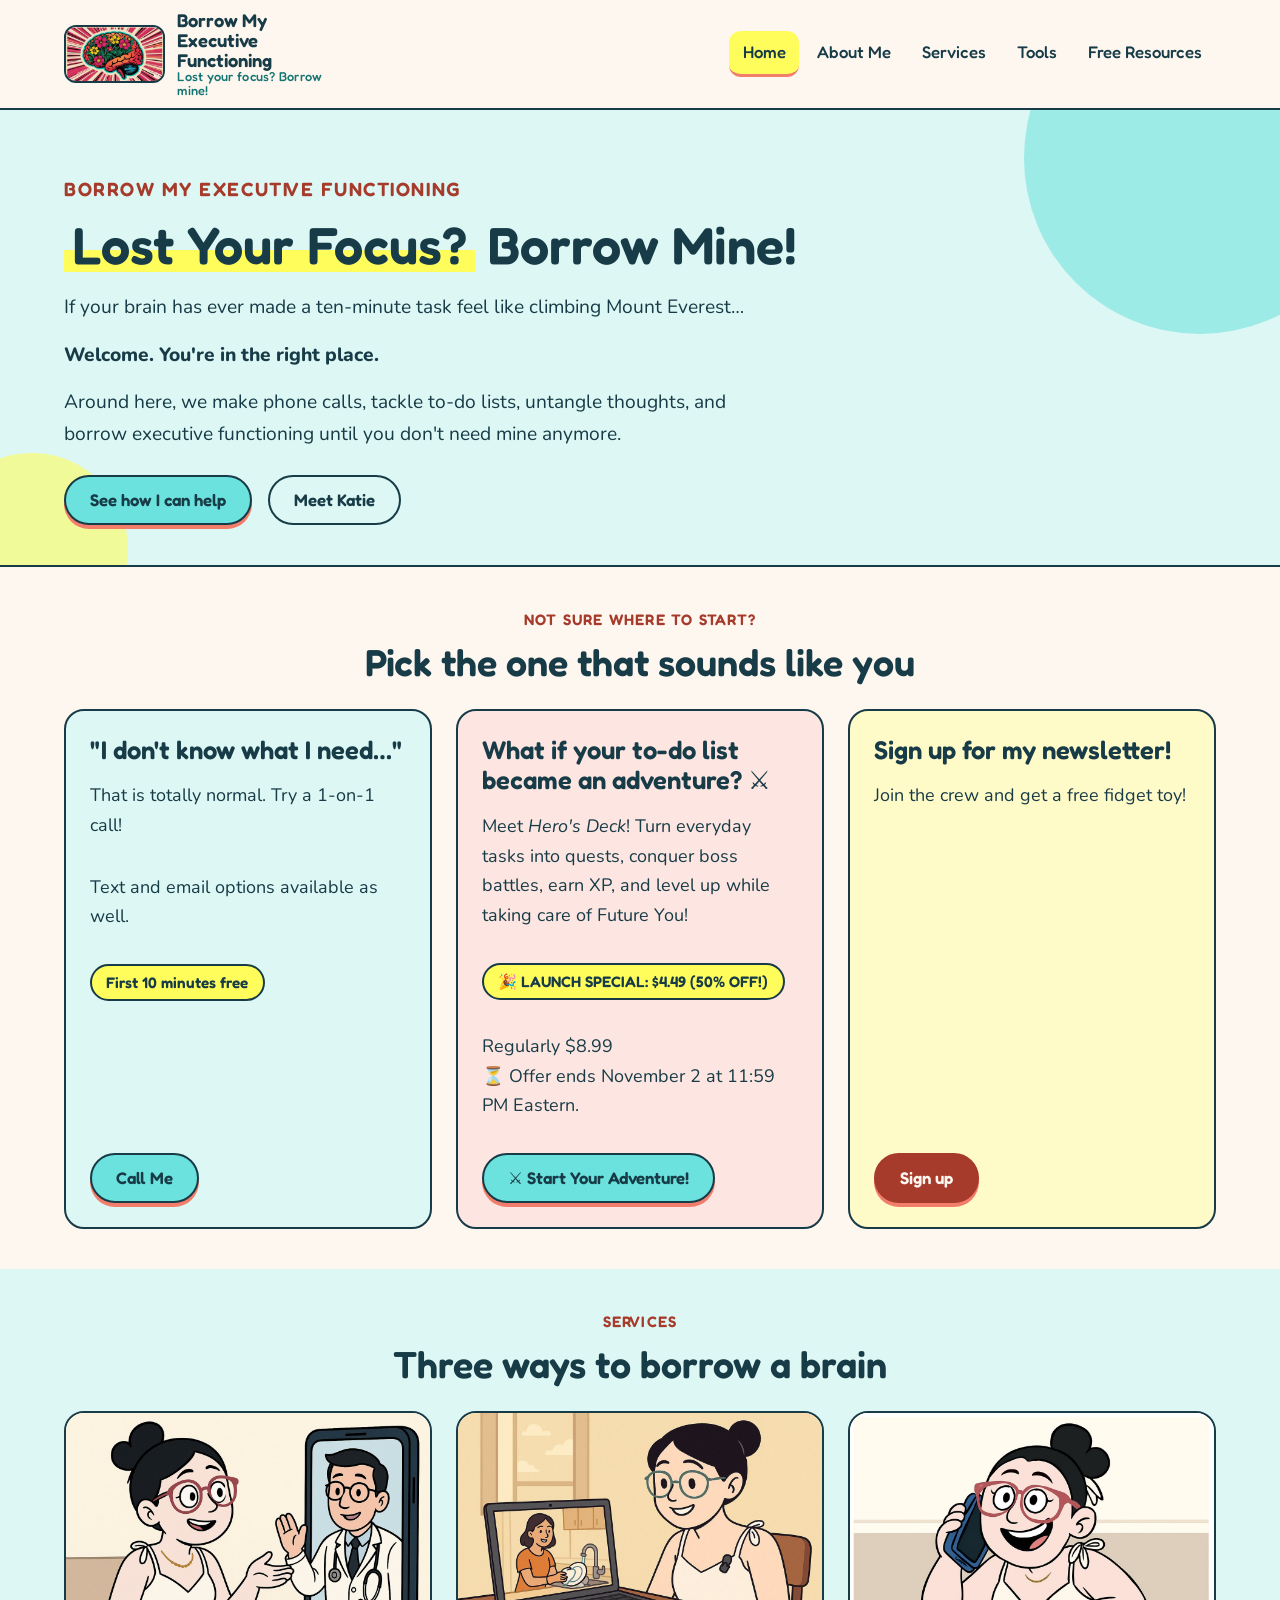
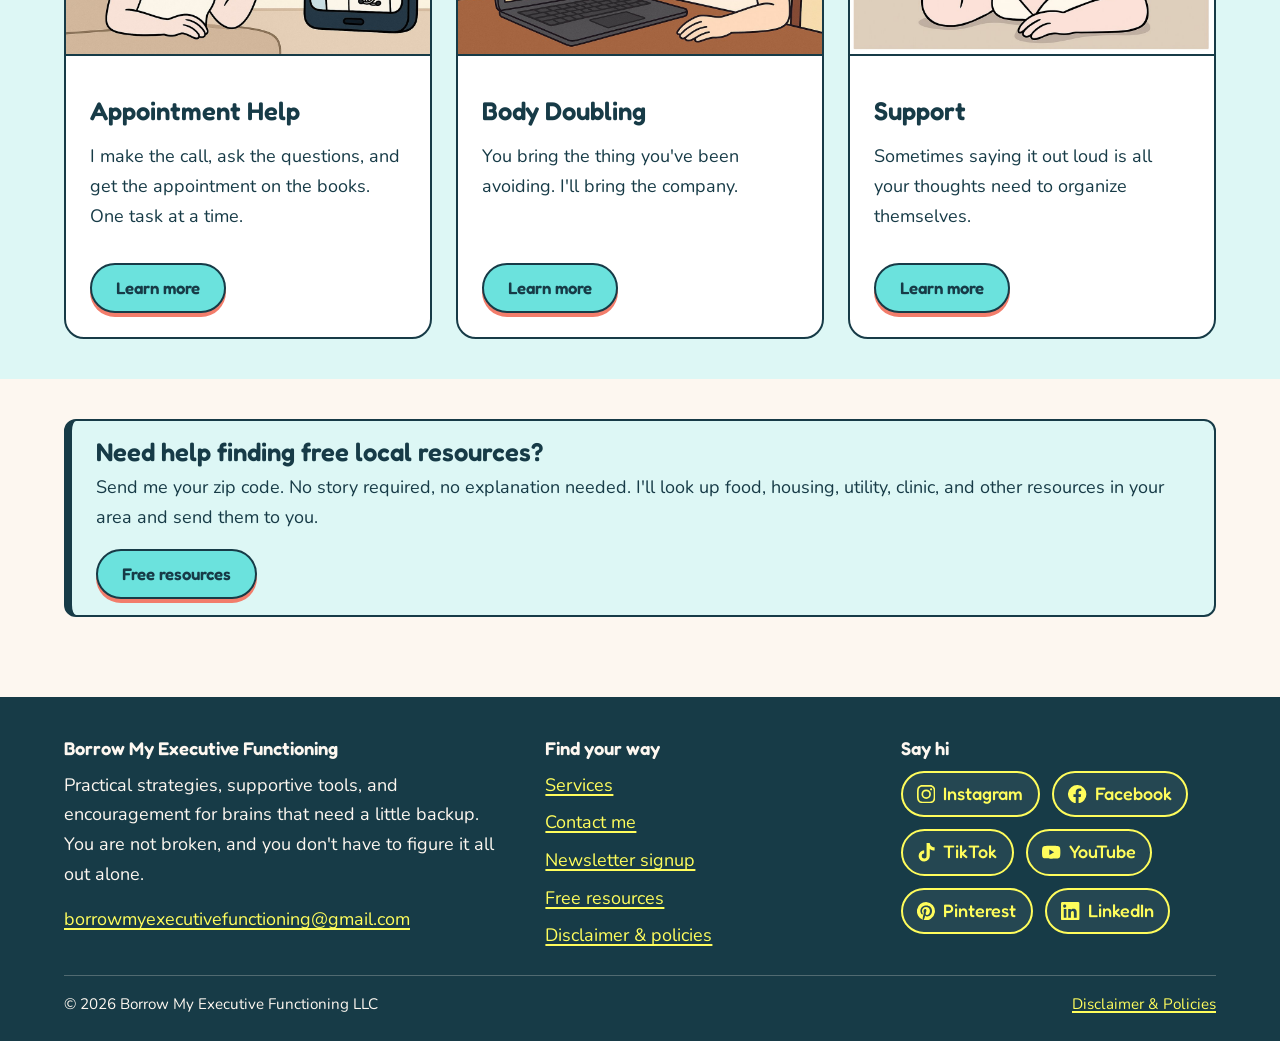
<file: site/index.html>
<!DOCTYPE html>
<html lang="en">
<head>
  <meta charset="utf-8">
  <meta name="viewport" content="width=device-width, initial-scale=1">
  <title>Home | Borrow My Executive Functioning</title>
  <meta name="description" content="Executive functioning support for ADHD brains: appointment help, body doubling, and conversational support. Lost your focus? Borrow mine!">
  <link rel="icon" href="images/logo.png" type="image/png">
  <link rel="preconnect" href="https://fonts.googleapis.com">
  <link rel="preconnect" href="https://fonts.gstatic.com" crossorigin>
  <link href="https://fonts.googleapis.com/css2?family=Fredoka:wght@500;600&family=Nunito:ital,wght@0,400;0,700;0,800;1,400&display=swap" rel="stylesheet">
  <link rel="stylesheet" href="css/styles.css">
</head>
<body>
  <a class="skip-link" href="#main">Skip to main content</a>

  <header class="site-header">
    <div class="container">
      <a class="brand" href="index.html" aria-label="Borrow My Executive Functioning home">
        <img src="images/logo.png" alt="" width="640" height="352">
        <span class="brand-name"><span>Borrow My</span><span>Executive Functioning</span><span class="small">Lost your focus? Borrow mine!</span></span>
      </a>
      <button class="nav-toggle" type="button" aria-expanded="false" aria-controls="site-nav">
        <span class="bars" aria-hidden="true"></span>
        <span class="nav-toggle-text">Menu</span>
      </button>
      <nav class="site-nav" id="site-nav" aria-label="Main">
        <ul>
          <li><a href="index.html" aria-current="page">Home</a></li>
          <li><a href="about.html">About Me</a></li>
          <li><a href="services.html">Services</a></li>
          <li><a href="tools.html">Tools</a></li>
          <li><a href="free-resources.html">Free Resources</a></li>
        </ul>
      </nav>
    </div>
  </header>

  <main id="main" tabindex="-1">

    <section class="hero">
      <div class="container">
        <p class="kicker">Borrow My Executive Functioning</p>
        <h1><span class="hl">Lost Your Focus?</span> Borrow Mine!</h1>
        <div class="measure">
          <p class="lead">If your brain has ever made a ten-minute task feel like climbing Mount Everest&hellip;</p>
          <p class="lead"><strong>Welcome. You're in the right place.</strong></p>
          <p>Around here, we make phone calls, tackle to-do lists, untangle thoughts, and borrow executive functioning until you don't need mine anymore.</p>
        </div>
        <div class="btn-row">
          <a class="btn" href="services.html">See how I can help</a>
          <a class="btn btn--outline" href="about.html">Meet Katie</a>
        </div>
      </div>
    </section>

    <section class="section" aria-labelledby="start-heading">
      <div class="container">
        <div class="section-heading center">
          <p class="kicker">Not sure where to start?</p>
          <h2 id="start-heading">Pick the one that sounds like you</h2>
        </div>
        <div class="card-grid">
          <article class="card card--aqua">
            <h3>"I don't know what I need&hellip;"</h3>
            <p>That is totally normal. Try a 1-on-1 call!</p>
            <p>Text and email options available as well.</p>
            <p><span class="badge">First 10 minutes free</span></p>
            <a class="btn" href="contact.html">Call Me</a>
          </article>
          <article class="card card--coral">
            <h3>What if your to-do list became an adventure? &#x2694;&#xFE0F;</h3>
            <p>Meet <em>Hero's Deck</em>! Turn everyday tasks into quests, conquer boss battles, earn XP, and level up while taking care of Future You!</p>
            <!-- Launch special: remove after Nov 2, 2026 -->
            <p><span class="badge">&#x1F389; LAUNCH SPECIAL: $4.49 (50% OFF!)</span></p>
            <p>Regularly $8.99<br>&#x23F3; Offer ends November 2 at 11:59 PM Eastern.</p>
            <a class="btn" href="https://executivekatie.gumroad.com/l/herosdeck" target="_blank" rel="noopener">&#x2694;&#xFE0F; Start Your Adventure!</a>
          </article>
          <article class="card card--lemon">
            <h3>Sign up for my newsletter!</h3>
            <p>Join the crew and get a free fidget toy!</p>
            <a class="btn btn--secondary" href="newsletter.html">Sign up</a>
          </article>
        </div>
      </div>
    </section>

    <section class="section section--alt" aria-labelledby="services-heading">
      <div class="container">
        <div class="section-heading center">
          <p class="kicker">Services</p>
          <h2 id="services-heading">Three ways to borrow a brain</h2>
        </div>
        <div class="card-grid">
          <article class="card card--media">
            <img src="images/appointment-help.jpg" alt="Cartoon of Katie smiling while making a phone call" loading="lazy" width="1200" height="800">
            <div class="card-body">
              <h3>Appointment Help</h3>
              <p>I make the call, ask the questions, and get the appointment on the books. One task at a time.</p>
              <a class="btn" href="appointment-help.html">Learn more</a>
            </div>
          </article>
          <article class="card card--media">
            <img src="images/body-doubling.jpg" alt="Cartoon of two people working side by side" loading="lazy" width="1200" height="800">
            <div class="card-body">
              <h3>Body Doubling</h3>
              <p>You bring the thing you've been avoiding. I'll bring the company.</p>
              <a class="btn" href="body-doubling.html">Learn more</a>
            </div>
          </article>
          <article class="card card--media">
            <img src="images/support.jpg" alt="Cartoon of Katie chatting happily on the phone" loading="lazy" width="1200" height="800">
            <div class="card-body">
              <h3>Support</h3>
              <p>Sometimes saying it out loud is all your thoughts need to organize themselves.</p>
              <a class="btn" href="support.html">Learn more</a>
            </div>
          </article>
        </div>
      </div>
    </section>

    <section class="section" aria-labelledby="outreach-heading">
      <div class="container">
        <div class="callout callout--aqua" style="margin:0">
          <h3 id="outreach-heading">Need help finding free local resources?</h3>
          <p>Send me your zip code. No story required, no explanation needed. I'll look up food, housing, utility, clinic, and other resources in your area and send them to you.</p>
          <a class="btn" href="free-resources.html">Free resources</a>
        </div>
      </div>
    </section>

  </main>

  <footer class="site-footer">
    <div class="container">
      <div class="footer-grid">
        <div>
          <h2>Borrow My Executive Functioning</h2>
          <p>Practical strategies, supportive tools, and encouragement for brains that need a little backup. You are not broken, and you don't have to figure it all out alone.</p>
          <p><a href="mailto:borrowmyexecutivefunctioning@gmail.com">borrowmyexecutivefunctioning@gmail.com</a></p>
        </div>
        <div>
          <h2>Find your way</h2>
          <ul>
            <li><a href="services.html">Services</a></li>
            <li><a href="contact.html">Contact me</a></li>
            <li><a href="newsletter.html">Newsletter signup</a></li>
            <li><a href="free-resources.html">Free resources</a></li>
            <li><a href="disclaimer.html">Disclaimer &amp; policies</a></li>
          </ul>
        </div>
        <div>
          <h2>Say hi</h2>
          <div class="social">
            <a href="https://www.instagram.com/borrowmyexecutivefunctioning/" target="_blank" rel="noopener" aria-label="Instagram (opens in a new tab)">
              <svg viewBox="0 0 24 24" aria-hidden="true"><path d="M12 2.2c3.2 0 3.6 0 4.8.1 1.2.1 1.8.2 2.2.4.6.2 1 .5 1.4.9.4.4.7.8.9 1.4.2.4.4 1 .4 2.2.1 1.3.1 1.6.1 4.8s0 3.6-.1 4.8c-.1 1.2-.2 1.8-.4 2.2-.2.6-.5 1-.9 1.4-.4.4-.8.7-1.4.9-.4.2-1 .4-2.2.4-1.3.1-1.6.1-4.8.1s-3.6 0-4.8-.1c-1.2-.1-1.8-.2-2.2-.4-.6-.2-1-.5-1.4-.9-.4-.4-.7-.8-.9-1.4-.2-.4-.4-1-.4-2.2C2.2 15.6 2.2 15.2 2.2 12s0-3.6.1-4.8c.1-1.2.2-1.8.4-2.2.2-.6.5-1 .9-1.4.4-.4.8-.7 1.4-.9.4-.2 1-.4 2.2-.4C8.4 2.2 8.8 2.2 12 2.2M12 0C8.7 0 8.3 0 7.1.1 5.8.1 4.9.3 4.1.6c-.8.3-1.5.7-2.1 1.4C1.3 2.6.9 3.3.6 4.1.3 4.9.1 5.8.1 7.1 0 8.3 0 8.7 0 12s0 3.7.1 4.9c.1 1.3.3 2.2.6 2.9.3.8.7 1.5 1.4 2.1.7.7 1.3 1.1 2.1 1.4.8.3 1.6.5 2.9.6C8.3 24 8.7 24 12 24s3.7 0 4.9-.1c1.3-.1 2.2-.3 2.9-.6.8-.3 1.5-.7 2.1-1.4.7-.7 1.1-1.3 1.4-2.1.3-.8.5-1.6.6-2.9.1-1.2.1-1.6.1-4.9s0-3.7-.1-4.9c-.1-1.3-.3-2.2-.6-2.9-.3-.8-.7-1.5-1.4-2.1C21.4 1.3 20.7.9 19.9.6 19.1.3 18.2.1 16.9.1 15.7 0 15.3 0 12 0zm0 5.8a6.2 6.2 0 1 0 0 12.4 6.2 6.2 0 0 0 0-12.4zM12 16a4 4 0 1 1 0-8 4 4 0 0 1 0 8zm6.4-11.8a1.4 1.4 0 1 0 0 2.9 1.4 1.4 0 0 0 0-2.9z"/></svg>
              Instagram
            </a>
            <a href="https://www.facebook.com/people/Borrow-My-Executive-Functioning/61579796741251/" target="_blank" rel="noopener" aria-label="Facebook (opens in a new tab)">
              <svg viewBox="0 0 24 24" aria-hidden="true"><path d="M24 12a12 12 0 1 0-13.9 11.9v-8.4H7.1V12h3V9.4c0-3 1.8-4.7 4.5-4.7 1.3 0 2.7.2 2.7.2v3h-1.5c-1.5 0-2 .9-2 1.9V12h3.3l-.5 3.5h-2.8v8.4A12 12 0 0 0 24 12z"/></svg>
              Facebook
            </a>
            <a href="https://www.tiktok.com/@borrowmybrain" target="_blank" rel="noopener" aria-label="TikTok (opens in a new tab)">
              <svg viewBox="0 0 24 24" aria-hidden="true"><path d="M12.5 0h4.1c.3 2.4 1.6 4.4 3.9 5.2.8.3 1.6.4 2.5.4v4.1c-2.3 0-4.4-.7-6.3-2v9.1A7.3 7.3 0 1 1 9.4 9.6v4.2a3.2 3.2 0 1 0 3.1 3.1V0z"/></svg>
              TikTok
            </a>
            <a href="https://www.youtube.com/@BorrowMyExecutiveFunctioning" target="_blank" rel="noopener" aria-label="YouTube (opens in a new tab)">
              <svg viewBox="0 0 24 24" aria-hidden="true"><path d="M23.5 6.2a3 3 0 0 0-2.1-2.1C19.5 3.6 12 3.6 12 3.6s-7.5 0-9.4.5A3 3 0 0 0 .5 6.2C0 8.1 0 12 0 12s0 3.9.5 5.8a3 3 0 0 0 2.1 2.1c1.9.5 9.4.5 9.4.5s7.5 0 9.4-.5a3 3 0 0 0 2.1-2.1c.5-1.9.5-5.8.5-5.8s0-3.9-.5-5.8zM9.6 15.6V8.4l6.2 3.6-6.2 3.6z"/></svg>
              YouTube
            </a>
            <a href="https://www.pinterest.com/borrowmyexecutivefunctioning/_profile/" target="_blank" rel="noopener" aria-label="Pinterest (opens in a new tab)">
              <svg viewBox="0 0 24 24" aria-hidden="true"><path d="M12 0a12 12 0 0 0-4.4 23.2c-.1-.9-.2-2.4 0-3.4l1.4-6s-.4-.7-.4-1.8c0-1.7 1-2.9 2.2-2.9 1 0 1.5.8 1.5 1.7 0 1-.7 2.6-1 4-.3 1.2.6 2.2 1.8 2.2 2.1 0 3.8-2.2 3.8-5.5 0-2.9-2.1-4.9-5-4.9-3.4 0-5.4 2.6-5.4 5.2 0 1 .4 2.1.9 2.7.1.1.1.2.1.3l-.3 1.4c-.1.2-.2.3-.4.2-1.5-.7-2.4-2.9-2.4-4.6 0-3.8 2.7-7.2 7.9-7.2 4.1 0 7.3 2.9 7.3 6.9 0 4.1-2.6 7.4-6.2 7.4-1.2 0-2.4-.6-2.7-1.4l-.8 2.9c-.3 1-1 2.4-1.5 3.2A12 12 0 1 0 12 0z"/></svg>
              Pinterest
            </a>
            <a href="https://www.linkedin.com/company/borrow-my-executive-functioning/" target="_blank" rel="noopener" aria-label="LinkedIn (opens in a new tab)">
              <svg viewBox="0 0 24 24" aria-hidden="true"><path d="M20.4 20.5h-3.6v-5.6c0-1.3 0-3-1.8-3s-2.1 1.4-2.1 2.9v5.7H9.4V9h3.4v1.6c.5-.9 1.6-1.8 3.4-1.8 3.6 0 4.3 2.4 4.3 5.5v6.2zM5.3 7.4a2.1 2.1 0 1 1 0-4.1 2.1 2.1 0 0 1 0 4.1zM7.1 20.5H3.6V9h3.5v11.5zM22.2 0H1.8C.8 0 0 .8 0 1.7v20.6c0 .9.8 1.7 1.8 1.7h20.4c1 0 1.8-.8 1.8-1.7V1.7C24 .8 23.2 0 22.2 0z"/></svg>
              LinkedIn
            </a>
          </div>
        </div>
      </div>
      <div class="footer-bottom">
        <span>&copy; 2026 Borrow My Executive Functioning LLC</span>
        <span><a href="disclaimer.html">Disclaimer &amp; Policies</a></span>
      </div>
    </div>
  </footer>

  <script src="js/main.js"></script>
</body>
</html>
</file>
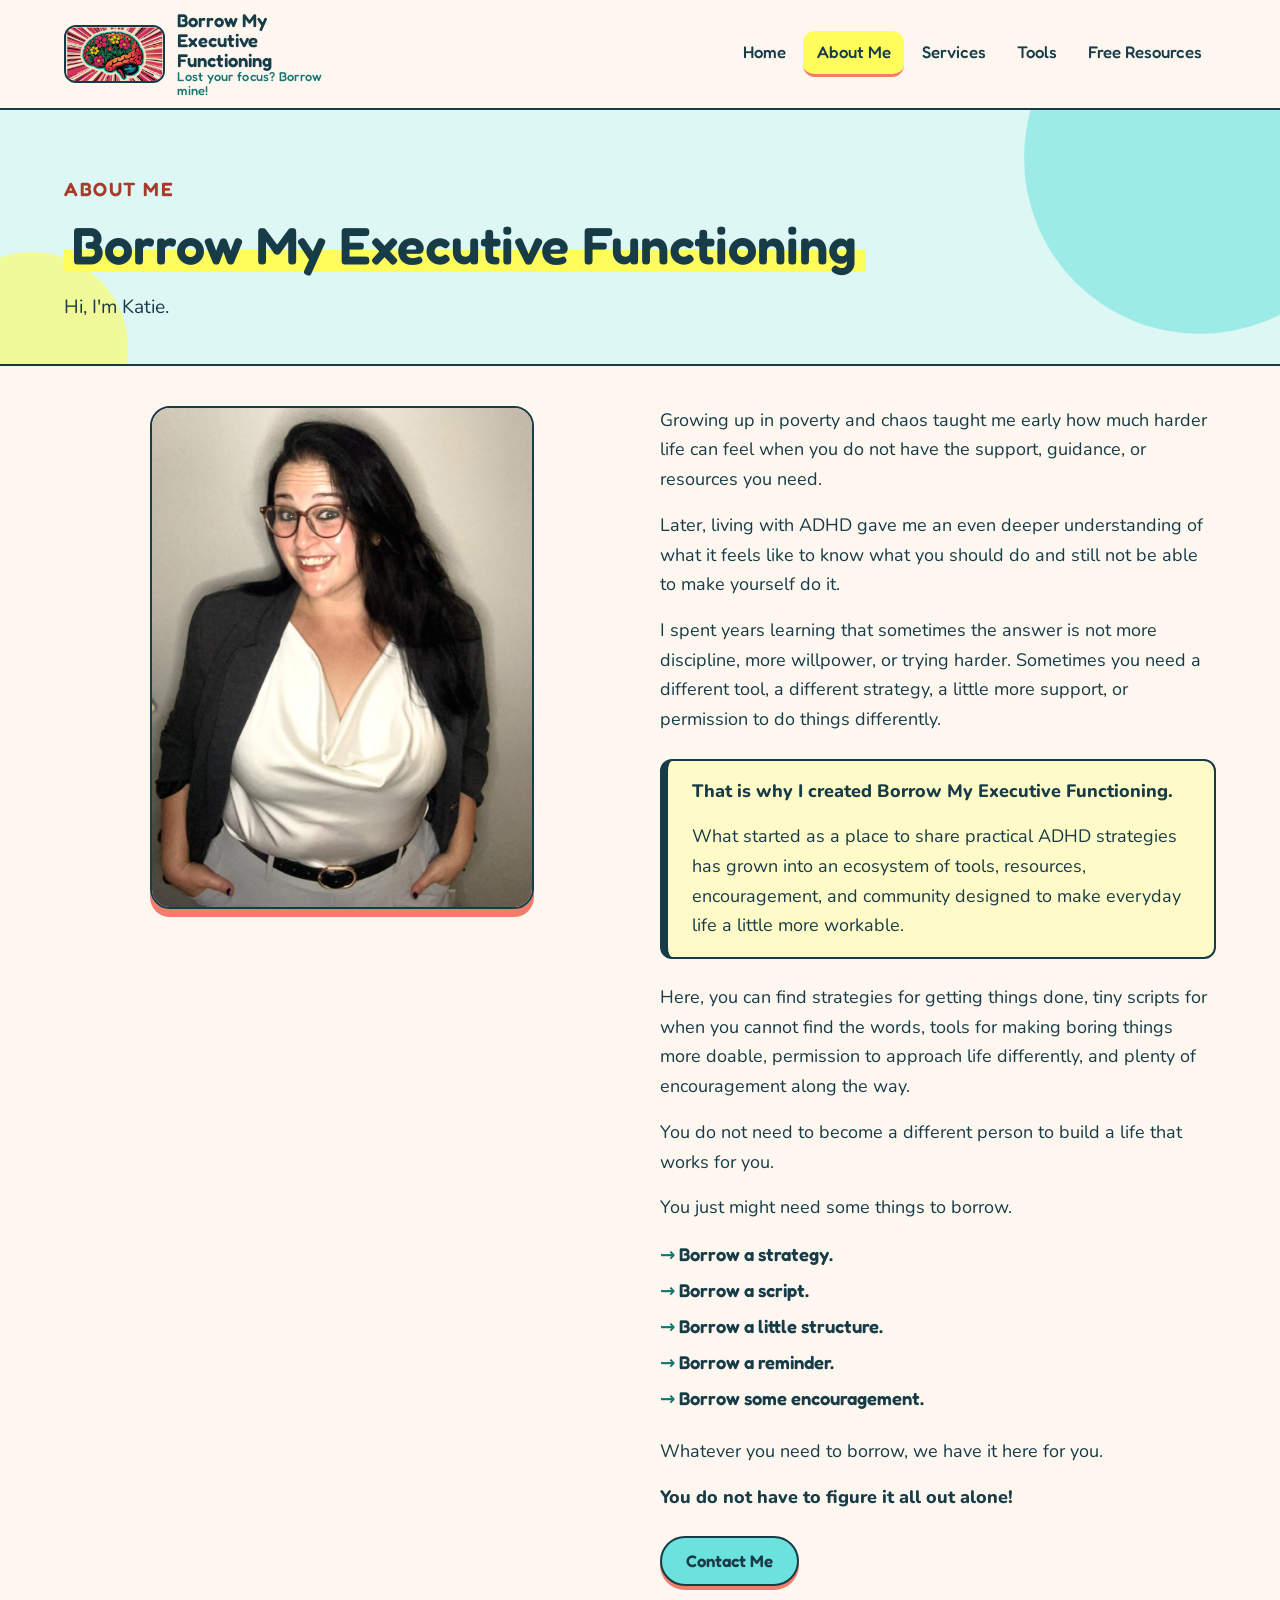
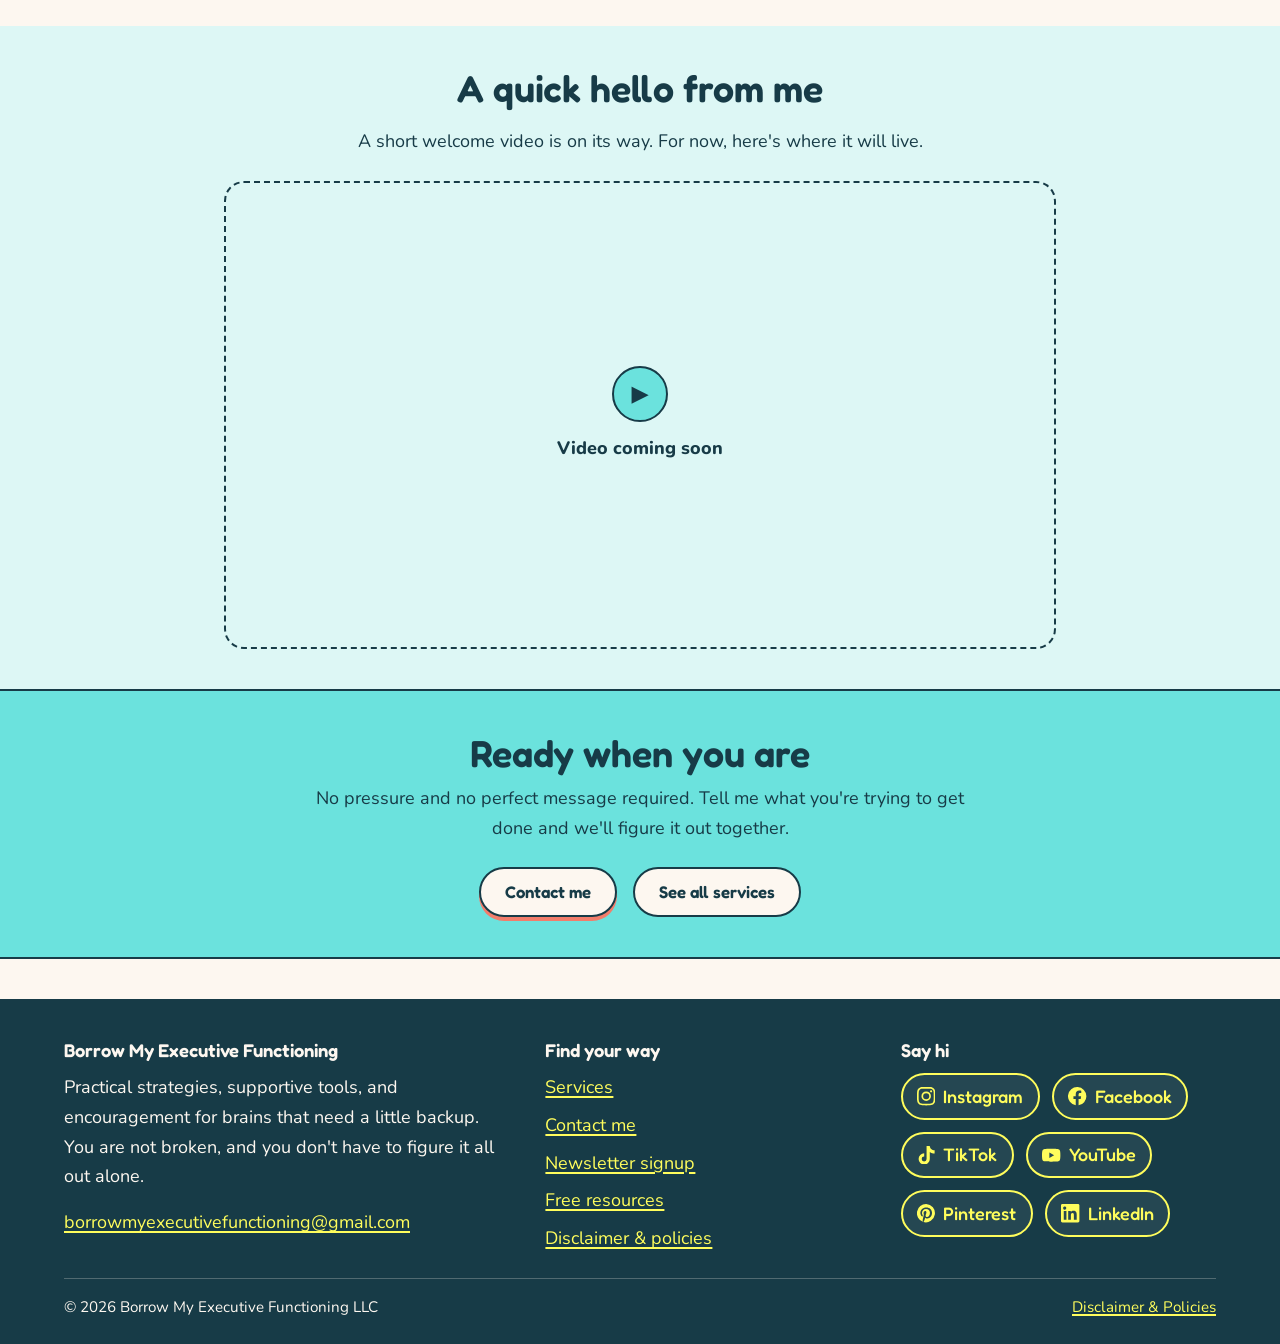
<file: site/about.html>
<!DOCTYPE html>
<html lang="en">
<head>
  <meta charset="utf-8">
  <meta name="viewport" content="width=device-width, initial-scale=1">
  <title>About Me | Borrow My Executive Functioning</title>
  <meta name="description" content="Meet Katie, the person behind Borrow My Executive Functioning.">
  <link rel="icon" href="images/logo.png" type="image/png">
  <link rel="preconnect" href="https://fonts.googleapis.com">
  <link rel="preconnect" href="https://fonts.gstatic.com" crossorigin>
  <link href="https://fonts.googleapis.com/css2?family=Fredoka:wght@500;600&family=Nunito:ital,wght@0,400;0,700;0,800;1,400&display=swap" rel="stylesheet">
  <link rel="stylesheet" href="css/styles.css">
</head>
<body>
  <a class="skip-link" href="#main">Skip to main content</a>

  <header class="site-header">
    <div class="container">
      <a class="brand" href="index.html" aria-label="Borrow My Executive Functioning home">
        <img src="images/logo.png" alt="" width="640" height="352">
        <span class="brand-name"><span>Borrow My</span><span>Executive Functioning</span><span class="small">Lost your focus? Borrow mine!</span></span>
      </a>
      <button class="nav-toggle" type="button" aria-expanded="false" aria-controls="site-nav">
        <span class="bars" aria-hidden="true"></span>
        <span class="nav-toggle-text">Menu</span>
      </button>
      <nav class="site-nav" id="site-nav" aria-label="Main">
        <ul>
          <li><a href="index.html">Home</a></li>
          <li><a href="about.html" aria-current="page">About Me</a></li>
          <li><a href="services.html">Services</a></li>
          <li><a href="tools.html">Tools</a></li>
          <li><a href="free-resources.html">Free Resources</a></li>
        </ul>
      </nav>
    </div>
  </header>

  <main id="main" tabindex="-1">

    <section class="hero">
      <div class="container">
        <p class="kicker">About Me</p>
        <h1><span class="hl">Borrow My Executive Functioning</span></h1>
        <p class="lead measure">Hi, I'm Katie.</p>
      </div>
    </section>

    <section class="section">
      <div class="container">
        <div class="split">
          <div>
            <img class="portrait" src="images/about-katie.jpg" alt="Katie smiling at the camera, wearing glasses, a white blouse and a dark blazer" width="1000" height="1314">
          </div>
          <div class="measure">
            <p>Growing up in poverty and chaos taught me early how much harder life can feel when you do not have the support, guidance, or resources you need.</p>
            <p>Later, living with ADHD gave me an even deeper understanding of what it feels like to know what you should do and still not be able to make yourself do it.</p>
            <p>I spent years learning that sometimes the answer is not more discipline, more willpower, or trying harder. Sometimes you need a different tool, a different strategy, a little more support, or permission to do things differently.</p>
            <div class="callout">
              <p><strong>That is why I created Borrow My Executive Functioning.</strong></p>
              <p>What started as a place to share practical ADHD strategies has grown into an ecosystem of tools, resources, encouragement, and community designed to make everyday life a little more workable.</p>
            </div>
            <p>Here, you can find strategies for getting things done, tiny scripts for when you cannot find the words, tools for making boring things more doable, permission to approach life differently, and plenty of encouragement along the way.</p>
            <p>You do not need to become a different person to build a life that works for you.</p>
            <p>You just might need some things to borrow.</p>
            <ul class="borrow-list">
              <li>Borrow a strategy.</li>
              <li>Borrow a script.</li>
              <li>Borrow a little structure.</li>
              <li>Borrow a reminder.</li>
              <li>Borrow some encouragement.</li>
            </ul>
            <p>Whatever you need to borrow, we have it here for you.</p>
            <p><strong>You do not have to figure it all out alone!</strong></p>
            <div class="btn-row">
              <a class="btn" href="contact.html">Contact Me</a>
            </div>
          </div>
        </div>
      </div>
    </section>

    <section class="section section--alt" aria-labelledby="video-heading">
      <div class="container">
        <div class="section-heading center">
          <h2 id="video-heading">A quick hello from me</h2>
          <p class="measure">A short welcome video is on its way. For now, here's where it will live.</p>
        </div>
        <div class="video-placeholder" role="img" aria-label="Placeholder for an embedded welcome video">
          <div>
            <div class="play" aria-hidden="true">&#9654;</div>
            <strong>Video coming soon</strong>
          </div>
        </div>
      </div>
    </section>
    <section class="cta-band">
      <div class="container">
        <h2>Ready when you are</h2>
        <p class="measure" style="margin-inline:auto">No pressure and no perfect message required. Tell me what you're trying to get done and we'll figure it out together.</p>
        <div class="btn-row">
          <a class="btn" href="contact.html">Contact me</a>
          <a class="btn btn--outline" href="services.html">See all services</a>
        </div>
      </div>
    </section>

  </main>

  <footer class="site-footer">
    <div class="container">
      <div class="footer-grid">
        <div>
          <h2>Borrow My Executive Functioning</h2>
          <p>Practical strategies, supportive tools, and encouragement for brains that need a little backup. You are not broken, and you don't have to figure it all out alone.</p>
          <p><a href="mailto:borrowmyexecutivefunctioning@gmail.com">borrowmyexecutivefunctioning@gmail.com</a></p>
        </div>
        <div>
          <h2>Find your way</h2>
          <ul>
            <li><a href="services.html">Services</a></li>
            <li><a href="contact.html">Contact me</a></li>
            <li><a href="newsletter.html">Newsletter signup</a></li>
            <li><a href="free-resources.html">Free resources</a></li>
            <li><a href="disclaimer.html">Disclaimer &amp; policies</a></li>
          </ul>
        </div>
        <div>
          <h2>Say hi</h2>
          <div class="social">
            <a href="https://www.instagram.com/borrowmyexecutivefunctioning/" target="_blank" rel="noopener" aria-label="Instagram (opens in a new tab)">
              <svg viewBox="0 0 24 24" aria-hidden="true"><path d="M12 2.2c3.2 0 3.6 0 4.8.1 1.2.1 1.8.2 2.2.4.6.2 1 .5 1.4.9.4.4.7.8.9 1.4.2.4.4 1 .4 2.2.1 1.3.1 1.6.1 4.8s0 3.6-.1 4.8c-.1 1.2-.2 1.8-.4 2.2-.2.6-.5 1-.9 1.4-.4.4-.8.7-1.4.9-.4.2-1 .4-2.2.4-1.3.1-1.6.1-4.8.1s-3.6 0-4.8-.1c-1.2-.1-1.8-.2-2.2-.4-.6-.2-1-.5-1.4-.9-.4-.4-.7-.8-.9-1.4-.2-.4-.4-1-.4-2.2C2.2 15.6 2.2 15.2 2.2 12s0-3.6.1-4.8c.1-1.2.2-1.8.4-2.2.2-.6.5-1 .9-1.4.4-.4.8-.7 1.4-.9.4-.2 1-.4 2.2-.4C8.4 2.2 8.8 2.2 12 2.2M12 0C8.7 0 8.3 0 7.1.1 5.8.1 4.9.3 4.1.6c-.8.3-1.5.7-2.1 1.4C1.3 2.6.9 3.3.6 4.1.3 4.9.1 5.8.1 7.1 0 8.3 0 8.7 0 12s0 3.7.1 4.9c.1 1.3.3 2.2.6 2.9.3.8.7 1.5 1.4 2.1.7.7 1.3 1.1 2.1 1.4.8.3 1.6.5 2.9.6C8.3 24 8.7 24 12 24s3.7 0 4.9-.1c1.3-.1 2.2-.3 2.9-.6.8-.3 1.5-.7 2.1-1.4.7-.7 1.1-1.3 1.4-2.1.3-.8.5-1.6.6-2.9.1-1.2.1-1.6.1-4.9s0-3.7-.1-4.9c-.1-1.3-.3-2.2-.6-2.9-.3-.8-.7-1.5-1.4-2.1C21.4 1.3 20.7.9 19.9.6 19.1.3 18.2.1 16.9.1 15.7 0 15.3 0 12 0zm0 5.8a6.2 6.2 0 1 0 0 12.4 6.2 6.2 0 0 0 0-12.4zM12 16a4 4 0 1 1 0-8 4 4 0 0 1 0 8zm6.4-11.8a1.4 1.4 0 1 0 0 2.9 1.4 1.4 0 0 0 0-2.9z"/></svg>
              Instagram
            </a>
            <a href="https://www.facebook.com/people/Borrow-My-Executive-Functioning/61579796741251/" target="_blank" rel="noopener" aria-label="Facebook (opens in a new tab)">
              <svg viewBox="0 0 24 24" aria-hidden="true"><path d="M24 12a12 12 0 1 0-13.9 11.9v-8.4H7.1V12h3V9.4c0-3 1.8-4.7 4.5-4.7 1.3 0 2.7.2 2.7.2v3h-1.5c-1.5 0-2 .9-2 1.9V12h3.3l-.5 3.5h-2.8v8.4A12 12 0 0 0 24 12z"/></svg>
              Facebook
            </a>
            <a href="https://www.tiktok.com/@borrowmybrain" target="_blank" rel="noopener" aria-label="TikTok (opens in a new tab)">
              <svg viewBox="0 0 24 24" aria-hidden="true"><path d="M12.5 0h4.1c.3 2.4 1.6 4.4 3.9 5.2.8.3 1.6.4 2.5.4v4.1c-2.3 0-4.4-.7-6.3-2v9.1A7.3 7.3 0 1 1 9.4 9.6v4.2a3.2 3.2 0 1 0 3.1 3.1V0z"/></svg>
              TikTok
            </a>
            <a href="https://www.youtube.com/@BorrowMyExecutiveFunctioning" target="_blank" rel="noopener" aria-label="YouTube (opens in a new tab)">
              <svg viewBox="0 0 24 24" aria-hidden="true"><path d="M23.5 6.2a3 3 0 0 0-2.1-2.1C19.5 3.6 12 3.6 12 3.6s-7.5 0-9.4.5A3 3 0 0 0 .5 6.2C0 8.1 0 12 0 12s0 3.9.5 5.8a3 3 0 0 0 2.1 2.1c1.9.5 9.4.5 9.4.5s7.5 0 9.4-.5a3 3 0 0 0 2.1-2.1c.5-1.9.5-5.8.5-5.8s0-3.9-.5-5.8zM9.6 15.6V8.4l6.2 3.6-6.2 3.6z"/></svg>
              YouTube
            </a>
            <a href="https://www.pinterest.com/borrowmyexecutivefunctioning/_profile/" target="_blank" rel="noopener" aria-label="Pinterest (opens in a new tab)">
              <svg viewBox="0 0 24 24" aria-hidden="true"><path d="M12 0a12 12 0 0 0-4.4 23.2c-.1-.9-.2-2.4 0-3.4l1.4-6s-.4-.7-.4-1.8c0-1.7 1-2.9 2.2-2.9 1 0 1.5.8 1.5 1.7 0 1-.7 2.6-1 4-.3 1.2.6 2.2 1.8 2.2 2.1 0 3.8-2.2 3.8-5.5 0-2.9-2.1-4.9-5-4.9-3.4 0-5.4 2.6-5.4 5.2 0 1 .4 2.1.9 2.7.1.1.1.2.1.3l-.3 1.4c-.1.2-.2.3-.4.2-1.5-.7-2.4-2.9-2.4-4.6 0-3.8 2.7-7.2 7.9-7.2 4.1 0 7.3 2.9 7.3 6.9 0 4.1-2.6 7.4-6.2 7.4-1.2 0-2.4-.6-2.7-1.4l-.8 2.9c-.3 1-1 2.4-1.5 3.2A12 12 0 1 0 12 0z"/></svg>
              Pinterest
            </a>
            <a href="https://www.linkedin.com/company/borrow-my-executive-functioning/" target="_blank" rel="noopener" aria-label="LinkedIn (opens in a new tab)">
              <svg viewBox="0 0 24 24" aria-hidden="true"><path d="M20.4 20.5h-3.6v-5.6c0-1.3 0-3-1.8-3s-2.1 1.4-2.1 2.9v5.7H9.4V9h3.4v1.6c.5-.9 1.6-1.8 3.4-1.8 3.6 0 4.3 2.4 4.3 5.5v6.2zM5.3 7.4a2.1 2.1 0 1 1 0-4.1 2.1 2.1 0 0 1 0 4.1zM7.1 20.5H3.6V9h3.5v11.5zM22.2 0H1.8C.8 0 0 .8 0 1.7v20.6c0 .9.8 1.7 1.8 1.7h20.4c1 0 1.8-.8 1.8-1.7V1.7C24 .8 23.2 0 22.2 0z"/></svg>
              LinkedIn
            </a>
          </div>
        </div>
      </div>
      <div class="footer-bottom">
        <span>&copy; 2026 Borrow My Executive Functioning LLC</span>
        <span><a href="disclaimer.html">Disclaimer &amp; Policies</a></span>
      </div>
    </div>
  </footer>

  <script src="js/main.js"></script>
</body>
</html>
</file>
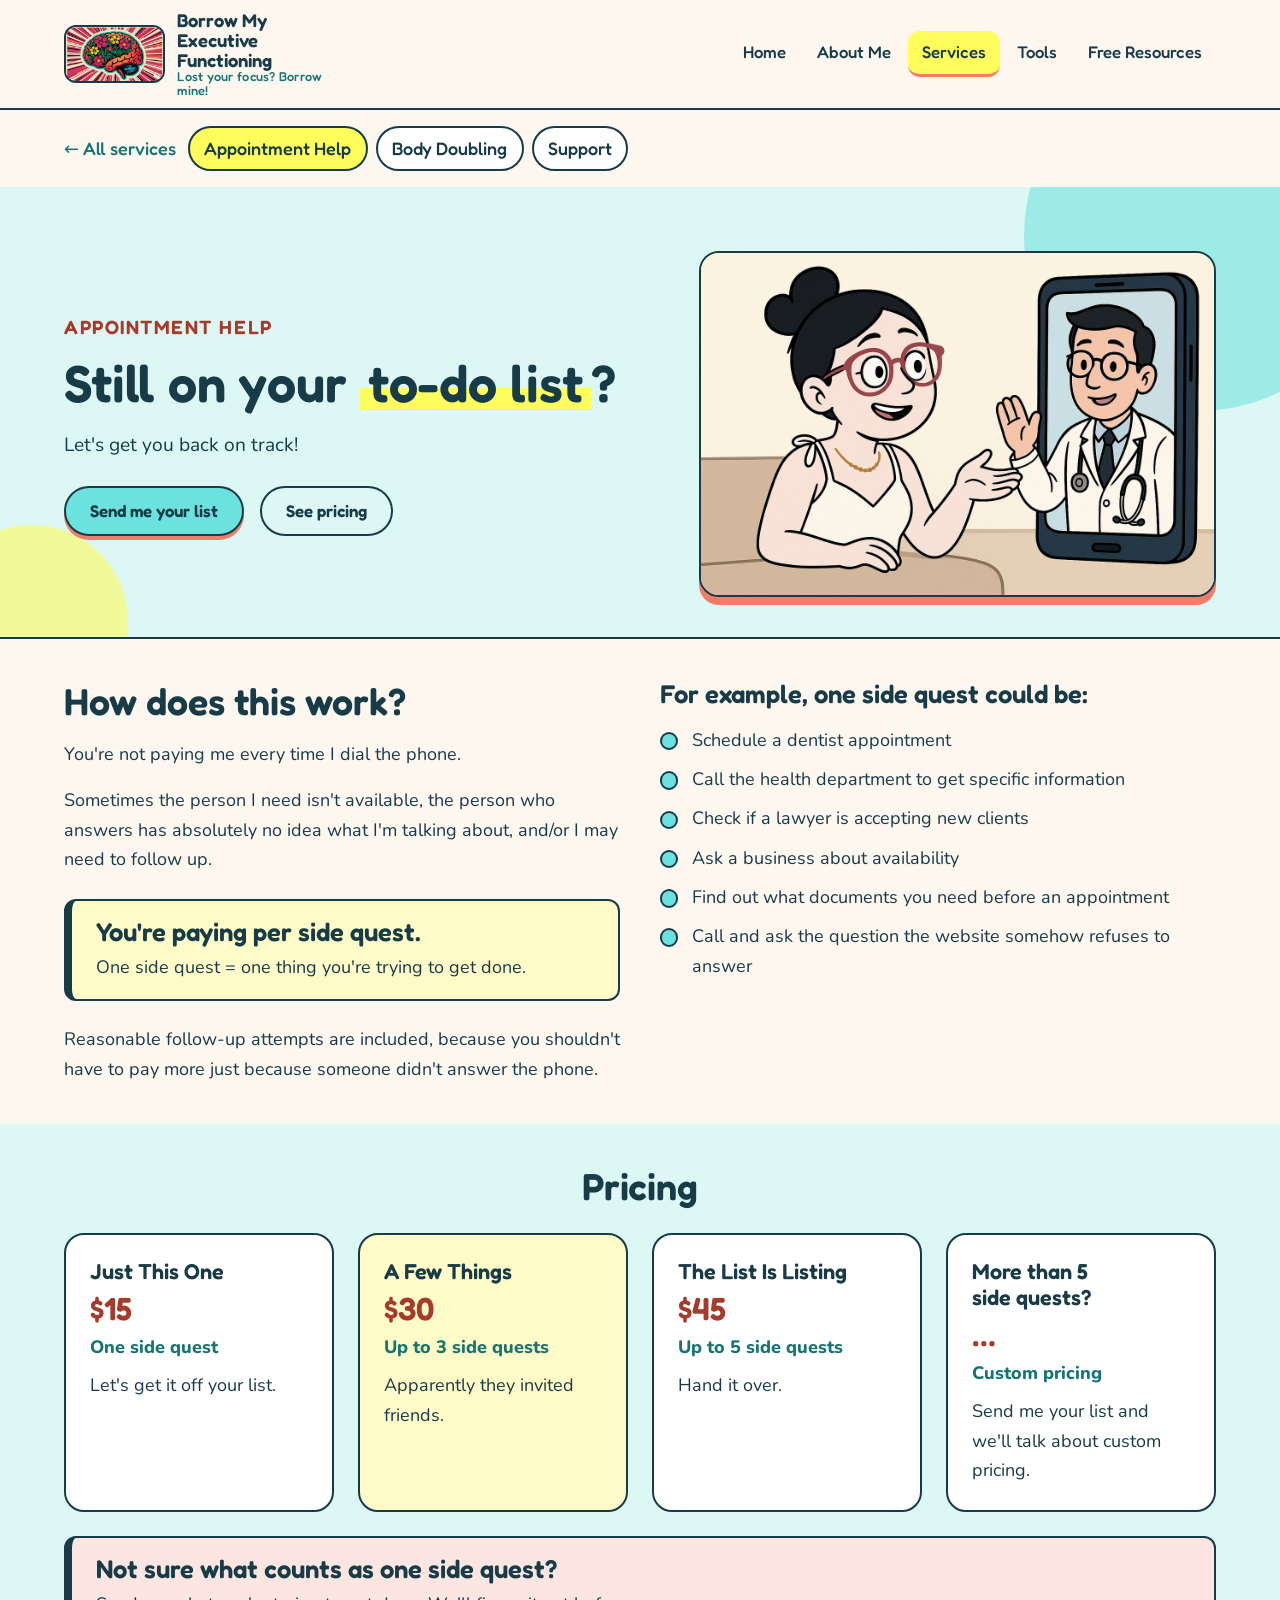
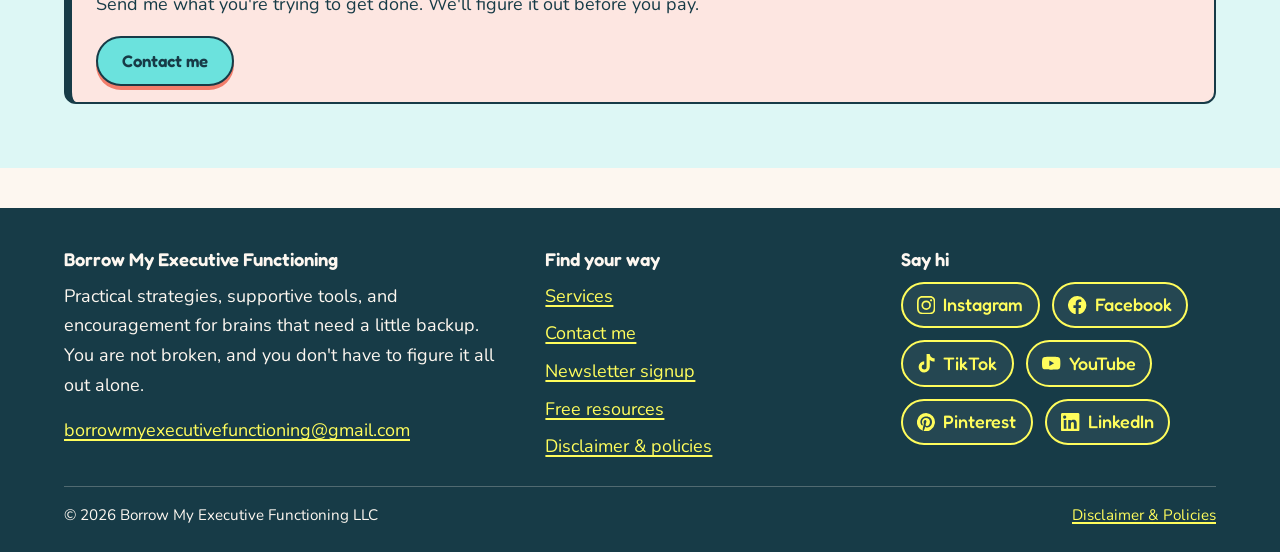
<file: site/appointment-help.html>
<!DOCTYPE html>
<html lang="en">
<head>
  <meta charset="utf-8">
  <meta name="viewport" content="width=device-width, initial-scale=1">
  <title>Appointment Help | Borrow My Executive Functioning</title>
  <meta name="description" content="I make the phone call so you don't have to. Pay per side quest, starting at $15.">
  <link rel="icon" href="images/logo.png" type="image/png">
  <link rel="preconnect" href="https://fonts.googleapis.com">
  <link rel="preconnect" href="https://fonts.gstatic.com" crossorigin>
  <link href="https://fonts.googleapis.com/css2?family=Fredoka:wght@500;600&family=Nunito:ital,wght@0,400;0,700;0,800;1,400&display=swap" rel="stylesheet">
  <link rel="stylesheet" href="css/styles.css">
</head>
<body>
  <a class="skip-link" href="#main">Skip to main content</a>

  <header class="site-header">
    <div class="container">
      <a class="brand" href="index.html" aria-label="Borrow My Executive Functioning home">
        <img src="images/logo.png" alt="" width="640" height="352">
        <span class="brand-name"><span>Borrow My</span><span>Executive Functioning</span><span class="small">Lost your focus? Borrow mine!</span></span>
      </a>
      <button class="nav-toggle" type="button" aria-expanded="false" aria-controls="site-nav">
        <span class="bars" aria-hidden="true"></span>
        <span class="nav-toggle-text">Menu</span>
      </button>
      <nav class="site-nav" id="site-nav" aria-label="Main">
        <ul>
          <li><a href="index.html">Home</a></li>
          <li><a href="about.html">About Me</a></li>
          <li><a href="services.html" class="is-active">Services</a></li>
          <li><a href="tools.html">Tools</a></li>
          <li><a href="free-resources.html">Free Resources</a></li>
        </ul>
      </nav>
    </div>
  </header>

  <main id="main" tabindex="-1">
    <nav class="subnav container" aria-label="Services">
        <a href="services.html" class="label" style="border:0;background:none;padding:0">&larr; All services</a>
        <a href="appointment-help.html" aria-current="page">Appointment Help</a>
        <a href="body-doubling.html">Body Doubling</a>
        <a href="support.html">Support</a>
    </nav>

    <section class="hero hero--split">
      <div class="container">
        <div>
          <p class="kicker">Appointment Help</p>
          <h1>Still on your <span class="hl">to-do list</span>?</h1>
          <p class="lead">Let's get you back on track!</p>
          <div class="btn-row">
            <a class="btn" href="contact.html">Send me your list</a>
            <a class="btn btn--outline" href="#pricing">See pricing</a>
          </div>
        </div>
        <img src="images/appointment-help.jpg" alt="Cartoon of Katie smiling while making a phone call" width="1200" height="800">
      </div>
    </section>

    <section class="section" aria-labelledby="how-heading">
      <div class="container">
        <div class="split">
          <div class="measure">
            <h2 id="how-heading">How does this work?</h2>
            <p>You're not paying me every time I dial the phone.</p>
            <p>Sometimes the person I need isn't available, the person who answers has absolutely no idea what I'm talking about, and/or I may need to follow up.</p>
            <div class="callout">
              <h3>You're paying per side quest.</h3>
              <p>One side quest = one thing you're trying to get done.</p>
            </div>
            <p>Reasonable follow-up attempts are included, because you shouldn't have to pay more just because someone didn't answer the phone.</p>
          </div>
          <div>
            <h3>For example, one side quest could be:</h3>
            <ul class="checklist">
              <li>Schedule a dentist appointment</li>
              <li>Call the health department to get specific information</li>
              <li>Check if a lawyer is accepting new clients</li>
              <li>Ask a business about availability</li>
              <li>Find out what documents you need before an appointment</li>
              <li>Call and ask the question the website somehow refuses to answer</li>
            </ul>
          </div>
        </div>
      </div>
    </section>

    <section class="section section--alt" id="pricing" aria-labelledby="pricing-heading">
      <div class="container">
        <div class="section-heading center">
          <h2 id="pricing-heading">Pricing</h2>
        </div>
        <div class="price-grid">
          <article class="price">
            <h3>Just This One</h3>
            <div class="amount">$15</div>
            <p class="detail">One side quest</p>
            <p>Let's get it off your list.</p>
          </article>
          <article class="price price--featured">
            <h3>A Few Things</h3>
            <div class="amount">$30</div>
            <p class="detail">Up to 3 side quests</p>
            <p>Apparently they invited friends.</p>
          </article>
          <article class="price">
            <h3>The List Is Listing</h3>
            <div class="amount">$45</div>
            <p class="detail">Up to 5 side quests</p>
            <p>Hand it over.</p>
          </article>
          <article class="price">
            <h3>More than 5 side quests?</h3>
            <div class="amount" aria-hidden="true">&hellip;</div>
            <p class="detail">Custom pricing</p>
            <p>Send me your list and we'll talk about custom pricing.</p>
          </article>
        </div>
        <div class="callout callout--coral">
          <h3>Not sure what counts as one side quest?</h3>
          <p>Send me what you're trying to get done. We'll figure it out before you pay.</p>
          <div class="btn-row" style="margin-top:1rem">
            <a class="btn" href="contact.html">Contact me</a>
          </div>
        </div>
      </div>
    </section>

  </main>

  <footer class="site-footer">
    <div class="container">
      <div class="footer-grid">
        <div>
          <h2>Borrow My Executive Functioning</h2>
          <p>Practical strategies, supportive tools, and encouragement for brains that need a little backup. You are not broken, and you don't have to figure it all out alone.</p>
          <p><a href="mailto:borrowmyexecutivefunctioning@gmail.com">borrowmyexecutivefunctioning@gmail.com</a></p>
        </div>
        <div>
          <h2>Find your way</h2>
          <ul>
            <li><a href="services.html">Services</a></li>
            <li><a href="contact.html">Contact me</a></li>
            <li><a href="newsletter.html">Newsletter signup</a></li>
            <li><a href="free-resources.html">Free resources</a></li>
            <li><a href="disclaimer.html">Disclaimer &amp; policies</a></li>
          </ul>
        </div>
        <div>
          <h2>Say hi</h2>
          <div class="social">
            <a href="https://www.instagram.com/borrowmyexecutivefunctioning/" target="_blank" rel="noopener" aria-label="Instagram (opens in a new tab)">
              <svg viewBox="0 0 24 24" aria-hidden="true"><path d="M12 2.2c3.2 0 3.6 0 4.8.1 1.2.1 1.8.2 2.2.4.6.2 1 .5 1.4.9.4.4.7.8.9 1.4.2.4.4 1 .4 2.2.1 1.3.1 1.6.1 4.8s0 3.6-.1 4.8c-.1 1.2-.2 1.8-.4 2.2-.2.6-.5 1-.9 1.4-.4.4-.8.7-1.4.9-.4.2-1 .4-2.2.4-1.3.1-1.6.1-4.8.1s-3.6 0-4.8-.1c-1.2-.1-1.8-.2-2.2-.4-.6-.2-1-.5-1.4-.9-.4-.4-.7-.8-.9-1.4-.2-.4-.4-1-.4-2.2C2.2 15.6 2.2 15.2 2.2 12s0-3.6.1-4.8c.1-1.2.2-1.8.4-2.2.2-.6.5-1 .9-1.4.4-.4.8-.7 1.4-.9.4-.2 1-.4 2.2-.4C8.4 2.2 8.8 2.2 12 2.2M12 0C8.7 0 8.3 0 7.1.1 5.8.1 4.9.3 4.1.6c-.8.3-1.5.7-2.1 1.4C1.3 2.6.9 3.3.6 4.1.3 4.9.1 5.8.1 7.1 0 8.3 0 8.7 0 12s0 3.7.1 4.9c.1 1.3.3 2.2.6 2.9.3.8.7 1.5 1.4 2.1.7.7 1.3 1.1 2.1 1.4.8.3 1.6.5 2.9.6C8.3 24 8.7 24 12 24s3.7 0 4.9-.1c1.3-.1 2.2-.3 2.9-.6.8-.3 1.5-.7 2.1-1.4.7-.7 1.1-1.3 1.4-2.1.3-.8.5-1.6.6-2.9.1-1.2.1-1.6.1-4.9s0-3.7-.1-4.9c-.1-1.3-.3-2.2-.6-2.9-.3-.8-.7-1.5-1.4-2.1C21.4 1.3 20.7.9 19.9.6 19.1.3 18.2.1 16.9.1 15.7 0 15.3 0 12 0zm0 5.8a6.2 6.2 0 1 0 0 12.4 6.2 6.2 0 0 0 0-12.4zM12 16a4 4 0 1 1 0-8 4 4 0 0 1 0 8zm6.4-11.8a1.4 1.4 0 1 0 0 2.9 1.4 1.4 0 0 0 0-2.9z"/></svg>
              Instagram
            </a>
            <a href="https://www.facebook.com/people/Borrow-My-Executive-Functioning/61579796741251/" target="_blank" rel="noopener" aria-label="Facebook (opens in a new tab)">
              <svg viewBox="0 0 24 24" aria-hidden="true"><path d="M24 12a12 12 0 1 0-13.9 11.9v-8.4H7.1V12h3V9.4c0-3 1.8-4.7 4.5-4.7 1.3 0 2.7.2 2.7.2v3h-1.5c-1.5 0-2 .9-2 1.9V12h3.3l-.5 3.5h-2.8v8.4A12 12 0 0 0 24 12z"/></svg>
              Facebook
            </a>
            <a href="https://www.tiktok.com/@borrowmybrain" target="_blank" rel="noopener" aria-label="TikTok (opens in a new tab)">
              <svg viewBox="0 0 24 24" aria-hidden="true"><path d="M12.5 0h4.1c.3 2.4 1.6 4.4 3.9 5.2.8.3 1.6.4 2.5.4v4.1c-2.3 0-4.4-.7-6.3-2v9.1A7.3 7.3 0 1 1 9.4 9.6v4.2a3.2 3.2 0 1 0 3.1 3.1V0z"/></svg>
              TikTok
            </a>
            <a href="https://www.youtube.com/@BorrowMyExecutiveFunctioning" target="_blank" rel="noopener" aria-label="YouTube (opens in a new tab)">
              <svg viewBox="0 0 24 24" aria-hidden="true"><path d="M23.5 6.2a3 3 0 0 0-2.1-2.1C19.5 3.6 12 3.6 12 3.6s-7.5 0-9.4.5A3 3 0 0 0 .5 6.2C0 8.1 0 12 0 12s0 3.9.5 5.8a3 3 0 0 0 2.1 2.1c1.9.5 9.4.5 9.4.5s7.5 0 9.4-.5a3 3 0 0 0 2.1-2.1c.5-1.9.5-5.8.5-5.8s0-3.9-.5-5.8zM9.6 15.6V8.4l6.2 3.6-6.2 3.6z"/></svg>
              YouTube
            </a>
            <a href="https://www.pinterest.com/borrowmyexecutivefunctioning/_profile/" target="_blank" rel="noopener" aria-label="Pinterest (opens in a new tab)">
              <svg viewBox="0 0 24 24" aria-hidden="true"><path d="M12 0a12 12 0 0 0-4.4 23.2c-.1-.9-.2-2.4 0-3.4l1.4-6s-.4-.7-.4-1.8c0-1.7 1-2.9 2.2-2.9 1 0 1.5.8 1.5 1.7 0 1-.7 2.6-1 4-.3 1.2.6 2.2 1.8 2.2 2.1 0 3.8-2.2 3.8-5.5 0-2.9-2.1-4.9-5-4.9-3.4 0-5.4 2.6-5.4 5.2 0 1 .4 2.1.9 2.7.1.1.1.2.1.3l-.3 1.4c-.1.2-.2.3-.4.2-1.5-.7-2.4-2.9-2.4-4.6 0-3.8 2.7-7.2 7.9-7.2 4.1 0 7.3 2.9 7.3 6.9 0 4.1-2.6 7.4-6.2 7.4-1.2 0-2.4-.6-2.7-1.4l-.8 2.9c-.3 1-1 2.4-1.5 3.2A12 12 0 1 0 12 0z"/></svg>
              Pinterest
            </a>
            <a href="https://www.linkedin.com/company/borrow-my-executive-functioning/" target="_blank" rel="noopener" aria-label="LinkedIn (opens in a new tab)">
              <svg viewBox="0 0 24 24" aria-hidden="true"><path d="M20.4 20.5h-3.6v-5.6c0-1.3 0-3-1.8-3s-2.1 1.4-2.1 2.9v5.7H9.4V9h3.4v1.6c.5-.9 1.6-1.8 3.4-1.8 3.6 0 4.3 2.4 4.3 5.5v6.2zM5.3 7.4a2.1 2.1 0 1 1 0-4.1 2.1 2.1 0 0 1 0 4.1zM7.1 20.5H3.6V9h3.5v11.5zM22.2 0H1.8C.8 0 0 .8 0 1.7v20.6c0 .9.8 1.7 1.8 1.7h20.4c1 0 1.8-.8 1.8-1.7V1.7C24 .8 23.2 0 22.2 0z"/></svg>
              LinkedIn
            </a>
          </div>
        </div>
      </div>
      <div class="footer-bottom">
        <span>&copy; 2026 Borrow My Executive Functioning LLC</span>
        <span><a href="disclaimer.html">Disclaimer &amp; Policies</a></span>
      </div>
    </div>
  </footer>

  <script src="js/main.js"></script>
</body>
</html>
</file>
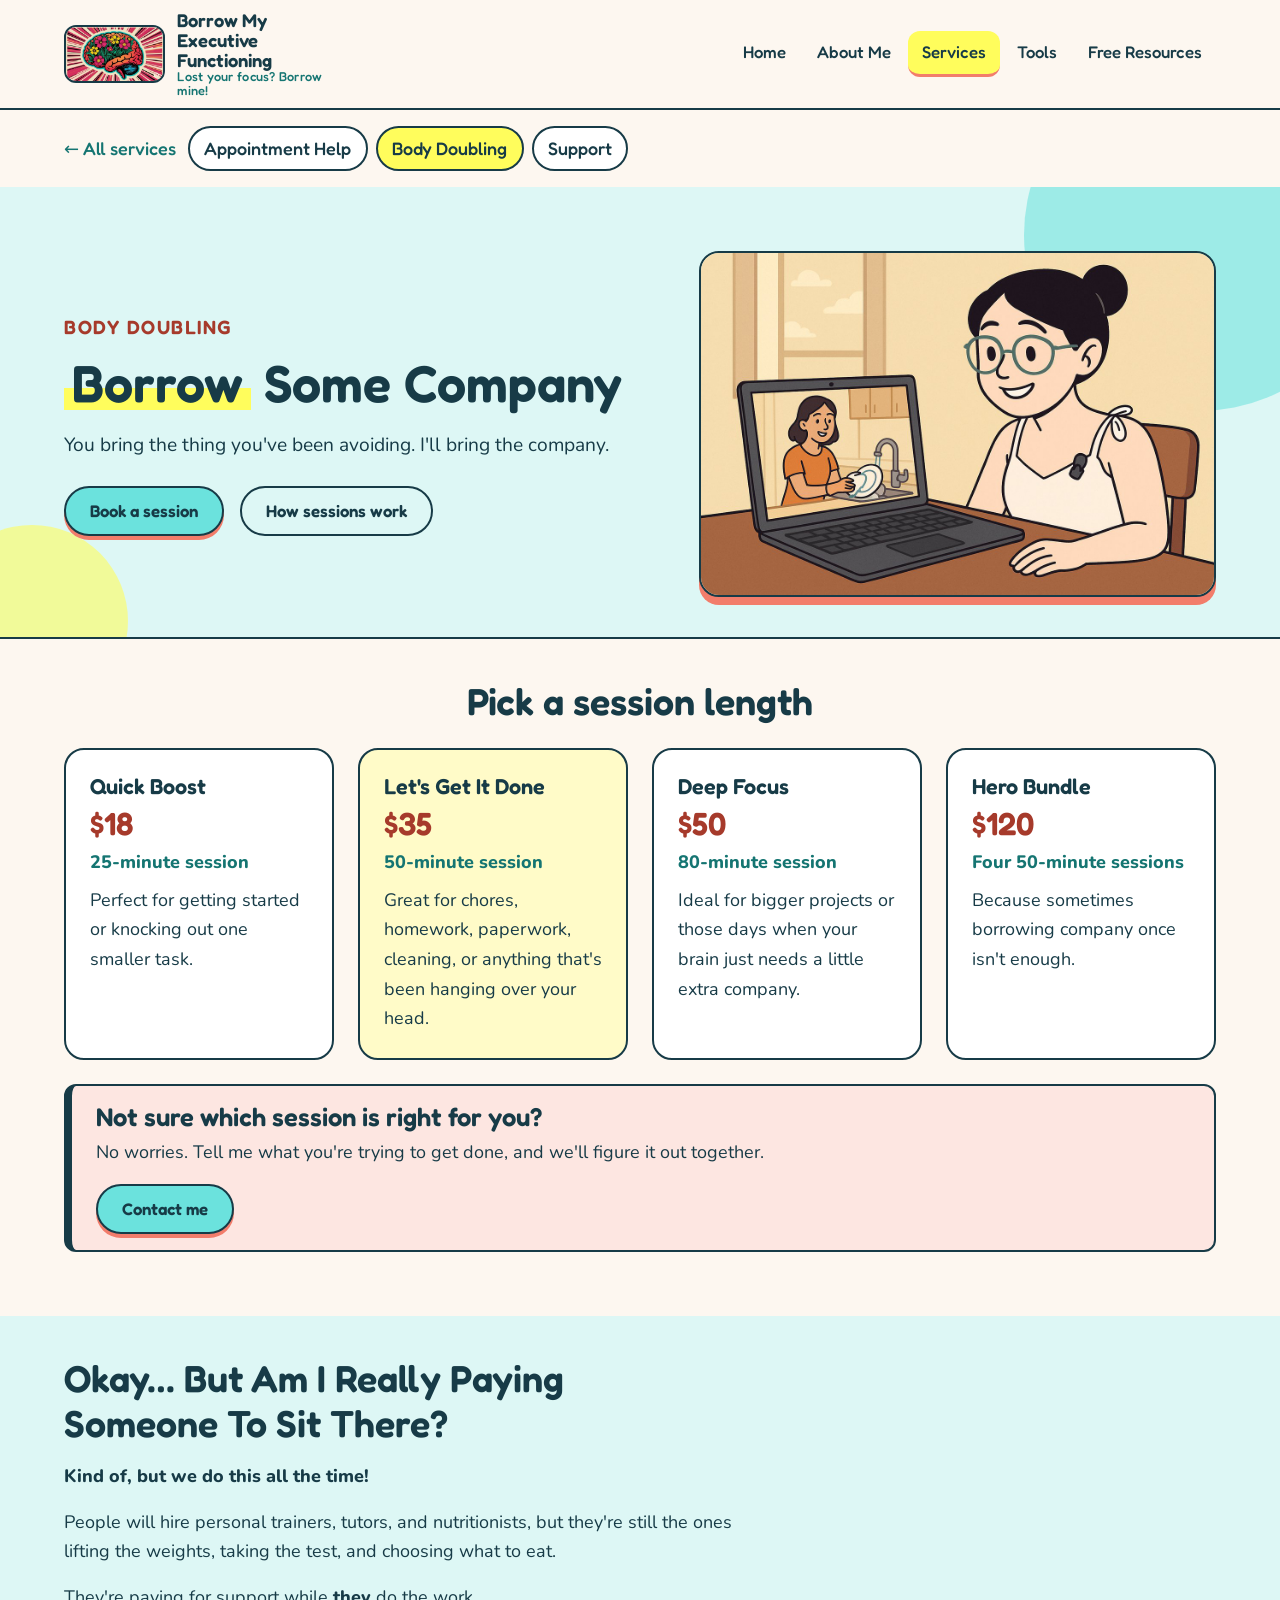
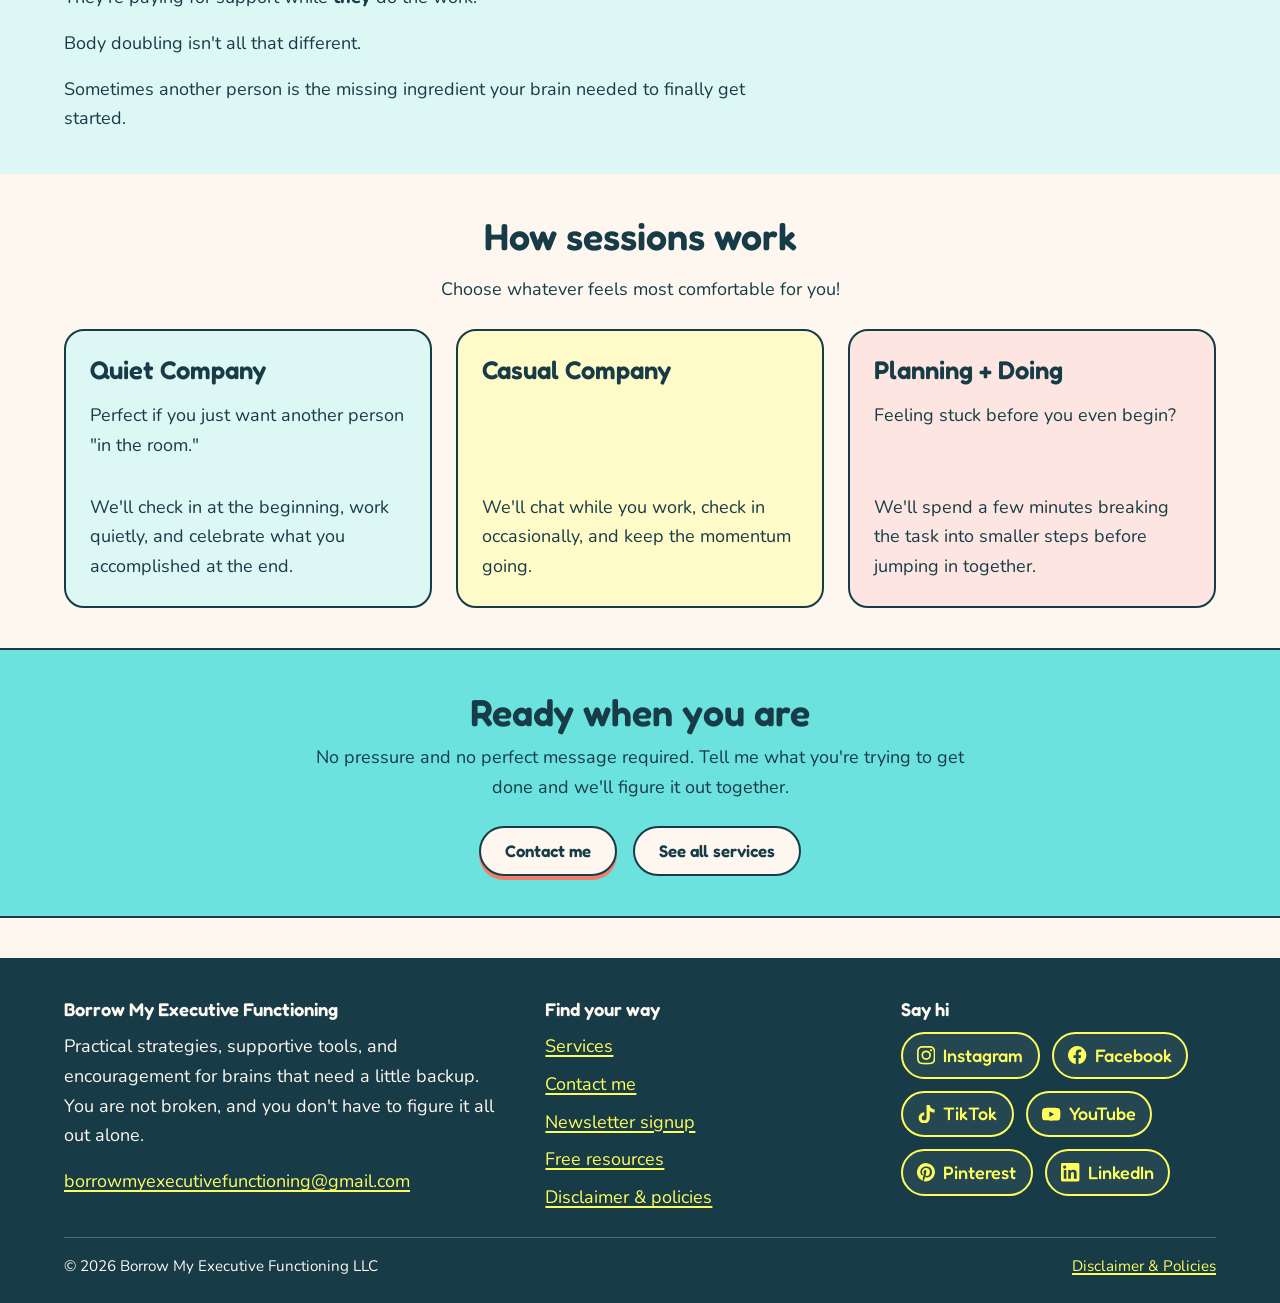
<file: site/body-doubling.html>
<!DOCTYPE html>
<html lang="en">
<head>
  <meta charset="utf-8">
  <meta name="viewport" content="width=device-width, initial-scale=1">
  <title>Body Doubling | Borrow My Executive Functioning</title>
  <meta name="description" content="Virtual body doubling sessions: quiet company, casual company, or planning and doing. Sessions from $18.">
  <link rel="icon" href="images/logo.png" type="image/png">
  <link rel="preconnect" href="https://fonts.googleapis.com">
  <link rel="preconnect" href="https://fonts.gstatic.com" crossorigin>
  <link href="https://fonts.googleapis.com/css2?family=Fredoka:wght@500;600&family=Nunito:ital,wght@0,400;0,700;0,800;1,400&display=swap" rel="stylesheet">
  <link rel="stylesheet" href="css/styles.css">
</head>
<body>
  <a class="skip-link" href="#main">Skip to main content</a>

  <header class="site-header">
    <div class="container">
      <a class="brand" href="index.html" aria-label="Borrow My Executive Functioning home">
        <img src="images/logo.png" alt="" width="640" height="352">
        <span class="brand-name"><span>Borrow My</span><span>Executive Functioning</span><span class="small">Lost your focus? Borrow mine!</span></span>
      </a>
      <button class="nav-toggle" type="button" aria-expanded="false" aria-controls="site-nav">
        <span class="bars" aria-hidden="true"></span>
        <span class="nav-toggle-text">Menu</span>
      </button>
      <nav class="site-nav" id="site-nav" aria-label="Main">
        <ul>
          <li><a href="index.html">Home</a></li>
          <li><a href="about.html">About Me</a></li>
          <li><a href="services.html" class="is-active">Services</a></li>
          <li><a href="tools.html">Tools</a></li>
          <li><a href="free-resources.html">Free Resources</a></li>
        </ul>
      </nav>
    </div>
  </header>

  <main id="main" tabindex="-1">
    <nav class="subnav container" aria-label="Services">
        <a href="services.html" class="label" style="border:0;background:none;padding:0">&larr; All services</a>
        <a href="appointment-help.html">Appointment Help</a>
        <a href="body-doubling.html" aria-current="page">Body Doubling</a>
        <a href="support.html">Support</a>
    </nav>

    <section class="hero hero--split">
      <div class="container">
        <div>
          <p class="kicker">Body Doubling</p>
          <h1><span class="hl">Borrow</span> Some Company</h1>
          <p class="lead">You bring the thing you've been avoiding. I'll bring the company.</p>
          <div class="btn-row">
            <a class="btn" href="contact.html">Book a session</a>
            <a class="btn btn--outline" href="#how">How sessions work</a>
          </div>
        </div>
        <img src="images/body-doubling.jpg" alt="Cartoon of two people working side by side" width="1200" height="800">
      </div>
    </section>

    <section class="section" id="pricing" aria-labelledby="pricing-heading">
      <div class="container">
        <div class="section-heading center">
          <h2 id="pricing-heading">Pick a session length</h2>
        </div>
        <div class="price-grid">
          <article class="price">
            <h3>Quick Boost</h3>
            <div class="amount">$18</div>
            <p class="detail">25-minute session</p>
            <p>Perfect for getting started or knocking out one smaller task.</p>
          </article>
          <article class="price price--featured">
            <h3>Let's Get It Done</h3>
            <div class="amount">$35</div>
            <p class="detail">50-minute session</p>
            <p>Great for chores, homework, paperwork, cleaning, or anything that's been hanging over your head.</p>
          </article>
          <article class="price">
            <h3>Deep Focus</h3>
            <div class="amount">$50</div>
            <p class="detail">80-minute session</p>
            <p>Ideal for bigger projects or those days when your brain just needs a little extra company.</p>
          </article>
          <article class="price">
            <h3>Hero Bundle</h3>
            <div class="amount">$120</div>
            <p class="detail">Four 50-minute sessions</p>
            <p>Because sometimes borrowing company once isn't enough.</p>
          </article>
        </div>
        <div class="callout callout--coral">
          <h3>Not sure which session is right for you?</h3>
          <p>No worries. Tell me what you're trying to get done, and we'll figure it out together.</p>
          <div class="btn-row" style="margin-top:1rem">
            <a class="btn" href="contact.html">Contact me</a>
          </div>
        </div>
      </div>
    </section>

    <section class="section section--alt" aria-labelledby="why-heading">
      <div class="container">
        <div class="measure">
          <h2 id="why-heading">Okay&hellip; But Am I Really Paying Someone To Sit There?</h2>
          <p><strong>Kind of, but we do this all the time!</strong></p>
          <p>People will hire personal trainers, tutors, and nutritionists, but they're still the ones lifting the weights, taking the test, and choosing what to eat.</p>
          <p>They're paying for support while <strong>they</strong> do the work.</p>
          <p>Body doubling isn't all that different.</p>
          <p>Sometimes another person is the missing ingredient your brain needed to finally get started.</p>
        </div>
      </div>
    </section>

    <section class="section" id="how" aria-labelledby="how-heading">
      <div class="container">
        <div class="section-heading center">
          <h2 id="how-heading">How sessions work</h2>
          <p class="measure">Choose whatever feels most comfortable for you!</p>
        </div>
        <div class="card-grid">
          <article class="card card--aqua">
            <h3>Quiet Company</h3>
            <p>Perfect if you just want another person "in the room."</p>
            <p>We'll check in at the beginning, work quietly, and celebrate what you accomplished at the end.</p>
          </article>
          <article class="card card--lemon">
            <h3>Casual Company</h3>
            <p>We'll chat while you work, check in occasionally, and keep the momentum going.</p>
          </article>
          <article class="card card--coral">
            <h3>Planning + Doing</h3>
            <p>Feeling stuck before you even begin?</p>
            <p>We'll spend a few minutes breaking the task into smaller steps before jumping in together.</p>
          </article>
        </div>
      </div>
    </section>
    <section class="cta-band">
      <div class="container">
        <h2>Ready when you are</h2>
        <p class="measure" style="margin-inline:auto">No pressure and no perfect message required. Tell me what you're trying to get done and we'll figure it out together.</p>
        <div class="btn-row">
          <a class="btn" href="contact.html">Contact me</a>
          <a class="btn btn--outline" href="services.html">See all services</a>
        </div>
      </div>
    </section>

  </main>

  <footer class="site-footer">
    <div class="container">
      <div class="footer-grid">
        <div>
          <h2>Borrow My Executive Functioning</h2>
          <p>Practical strategies, supportive tools, and encouragement for brains that need a little backup. You are not broken, and you don't have to figure it all out alone.</p>
          <p><a href="mailto:borrowmyexecutivefunctioning@gmail.com">borrowmyexecutivefunctioning@gmail.com</a></p>
        </div>
        <div>
          <h2>Find your way</h2>
          <ul>
            <li><a href="services.html">Services</a></li>
            <li><a href="contact.html">Contact me</a></li>
            <li><a href="newsletter.html">Newsletter signup</a></li>
            <li><a href="free-resources.html">Free resources</a></li>
            <li><a href="disclaimer.html">Disclaimer &amp; policies</a></li>
          </ul>
        </div>
        <div>
          <h2>Say hi</h2>
          <div class="social">
            <a href="https://www.instagram.com/borrowmyexecutivefunctioning/" target="_blank" rel="noopener" aria-label="Instagram (opens in a new tab)">
              <svg viewBox="0 0 24 24" aria-hidden="true"><path d="M12 2.2c3.2 0 3.6 0 4.8.1 1.2.1 1.8.2 2.2.4.6.2 1 .5 1.4.9.4.4.7.8.9 1.4.2.4.4 1 .4 2.2.1 1.3.1 1.6.1 4.8s0 3.6-.1 4.8c-.1 1.2-.2 1.8-.4 2.2-.2.6-.5 1-.9 1.4-.4.4-.8.7-1.4.9-.4.2-1 .4-2.2.4-1.3.1-1.6.1-4.8.1s-3.6 0-4.8-.1c-1.2-.1-1.8-.2-2.2-.4-.6-.2-1-.5-1.4-.9-.4-.4-.7-.8-.9-1.4-.2-.4-.4-1-.4-2.2C2.2 15.6 2.2 15.2 2.2 12s0-3.6.1-4.8c.1-1.2.2-1.8.4-2.2.2-.6.5-1 .9-1.4.4-.4.8-.7 1.4-.9.4-.2 1-.4 2.2-.4C8.4 2.2 8.8 2.2 12 2.2M12 0C8.7 0 8.3 0 7.1.1 5.8.1 4.9.3 4.1.6c-.8.3-1.5.7-2.1 1.4C1.3 2.6.9 3.3.6 4.1.3 4.9.1 5.8.1 7.1 0 8.3 0 8.7 0 12s0 3.7.1 4.9c.1 1.3.3 2.2.6 2.9.3.8.7 1.5 1.4 2.1.7.7 1.3 1.1 2.1 1.4.8.3 1.6.5 2.9.6C8.3 24 8.7 24 12 24s3.7 0 4.9-.1c1.3-.1 2.2-.3 2.9-.6.8-.3 1.5-.7 2.1-1.4.7-.7 1.1-1.3 1.4-2.1.3-.8.5-1.6.6-2.9.1-1.2.1-1.6.1-4.9s0-3.7-.1-4.9c-.1-1.3-.3-2.2-.6-2.9-.3-.8-.7-1.5-1.4-2.1C21.4 1.3 20.7.9 19.9.6 19.1.3 18.2.1 16.9.1 15.7 0 15.3 0 12 0zm0 5.8a6.2 6.2 0 1 0 0 12.4 6.2 6.2 0 0 0 0-12.4zM12 16a4 4 0 1 1 0-8 4 4 0 0 1 0 8zm6.4-11.8a1.4 1.4 0 1 0 0 2.9 1.4 1.4 0 0 0 0-2.9z"/></svg>
              Instagram
            </a>
            <a href="https://www.facebook.com/people/Borrow-My-Executive-Functioning/61579796741251/" target="_blank" rel="noopener" aria-label="Facebook (opens in a new tab)">
              <svg viewBox="0 0 24 24" aria-hidden="true"><path d="M24 12a12 12 0 1 0-13.9 11.9v-8.4H7.1V12h3V9.4c0-3 1.8-4.7 4.5-4.7 1.3 0 2.7.2 2.7.2v3h-1.5c-1.5 0-2 .9-2 1.9V12h3.3l-.5 3.5h-2.8v8.4A12 12 0 0 0 24 12z"/></svg>
              Facebook
            </a>
            <a href="https://www.tiktok.com/@borrowmybrain" target="_blank" rel="noopener" aria-label="TikTok (opens in a new tab)">
              <svg viewBox="0 0 24 24" aria-hidden="true"><path d="M12.5 0h4.1c.3 2.4 1.6 4.4 3.9 5.2.8.3 1.6.4 2.5.4v4.1c-2.3 0-4.4-.7-6.3-2v9.1A7.3 7.3 0 1 1 9.4 9.6v4.2a3.2 3.2 0 1 0 3.1 3.1V0z"/></svg>
              TikTok
            </a>
            <a href="https://www.youtube.com/@BorrowMyExecutiveFunctioning" target="_blank" rel="noopener" aria-label="YouTube (opens in a new tab)">
              <svg viewBox="0 0 24 24" aria-hidden="true"><path d="M23.5 6.2a3 3 0 0 0-2.1-2.1C19.5 3.6 12 3.6 12 3.6s-7.5 0-9.4.5A3 3 0 0 0 .5 6.2C0 8.1 0 12 0 12s0 3.9.5 5.8a3 3 0 0 0 2.1 2.1c1.9.5 9.4.5 9.4.5s7.5 0 9.4-.5a3 3 0 0 0 2.1-2.1c.5-1.9.5-5.8.5-5.8s0-3.9-.5-5.8zM9.6 15.6V8.4l6.2 3.6-6.2 3.6z"/></svg>
              YouTube
            </a>
            <a href="https://www.pinterest.com/borrowmyexecutivefunctioning/_profile/" target="_blank" rel="noopener" aria-label="Pinterest (opens in a new tab)">
              <svg viewBox="0 0 24 24" aria-hidden="true"><path d="M12 0a12 12 0 0 0-4.4 23.2c-.1-.9-.2-2.4 0-3.4l1.4-6s-.4-.7-.4-1.8c0-1.7 1-2.9 2.2-2.9 1 0 1.5.8 1.5 1.7 0 1-.7 2.6-1 4-.3 1.2.6 2.2 1.8 2.2 2.1 0 3.8-2.2 3.8-5.5 0-2.9-2.1-4.9-5-4.9-3.4 0-5.4 2.6-5.4 5.2 0 1 .4 2.1.9 2.7.1.1.1.2.1.3l-.3 1.4c-.1.2-.2.3-.4.2-1.5-.7-2.4-2.9-2.4-4.6 0-3.8 2.7-7.2 7.9-7.2 4.1 0 7.3 2.9 7.3 6.9 0 4.1-2.6 7.4-6.2 7.4-1.2 0-2.4-.6-2.7-1.4l-.8 2.9c-.3 1-1 2.4-1.5 3.2A12 12 0 1 0 12 0z"/></svg>
              Pinterest
            </a>
            <a href="https://www.linkedin.com/company/borrow-my-executive-functioning/" target="_blank" rel="noopener" aria-label="LinkedIn (opens in a new tab)">
              <svg viewBox="0 0 24 24" aria-hidden="true"><path d="M20.4 20.5h-3.6v-5.6c0-1.3 0-3-1.8-3s-2.1 1.4-2.1 2.9v5.7H9.4V9h3.4v1.6c.5-.9 1.6-1.8 3.4-1.8 3.6 0 4.3 2.4 4.3 5.5v6.2zM5.3 7.4a2.1 2.1 0 1 1 0-4.1 2.1 2.1 0 0 1 0 4.1zM7.1 20.5H3.6V9h3.5v11.5zM22.2 0H1.8C.8 0 0 .8 0 1.7v20.6c0 .9.8 1.7 1.8 1.7h20.4c1 0 1.8-.8 1.8-1.7V1.7C24 .8 23.2 0 22.2 0z"/></svg>
              LinkedIn
            </a>
          </div>
        </div>
      </div>
      <div class="footer-bottom">
        <span>&copy; 2026 Borrow My Executive Functioning LLC</span>
        <span><a href="disclaimer.html">Disclaimer &amp; Policies</a></span>
      </div>
    </div>
  </footer>

  <script src="js/main.js"></script>
</body>
</html>
</file>
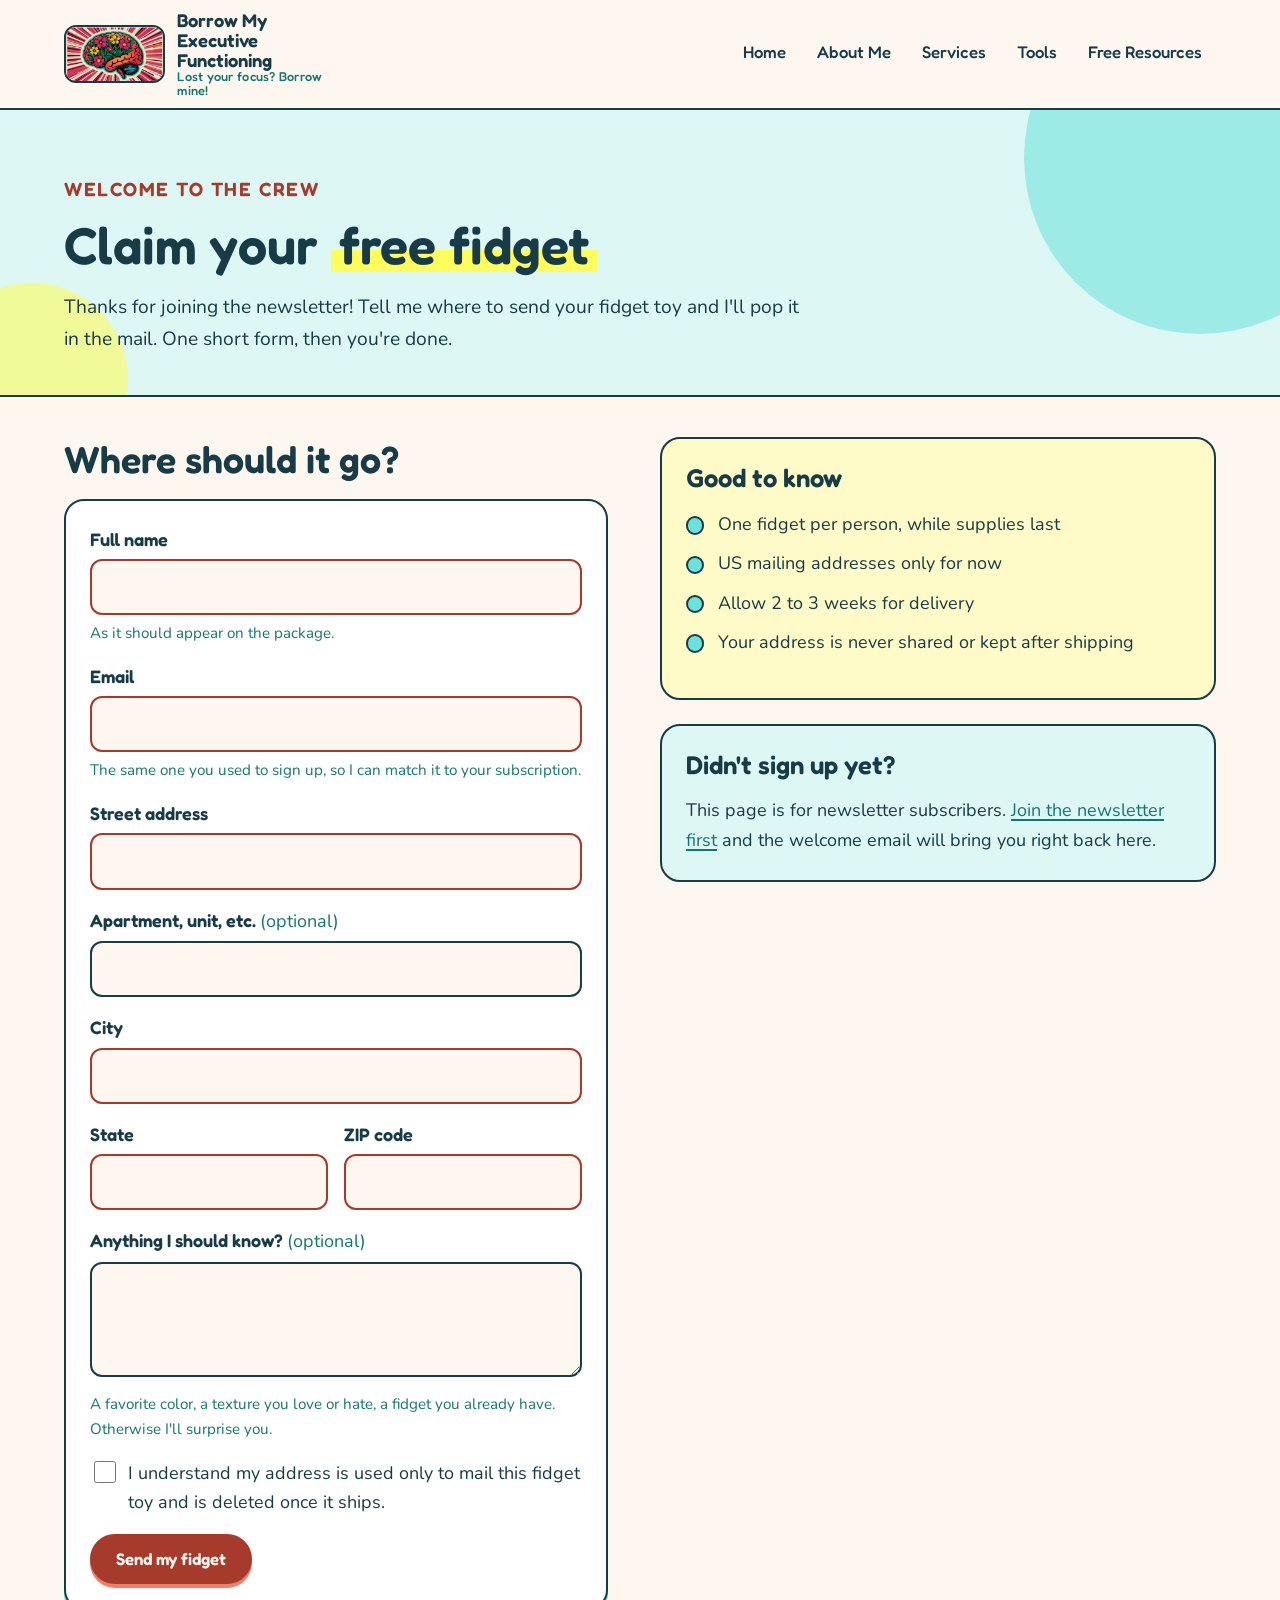
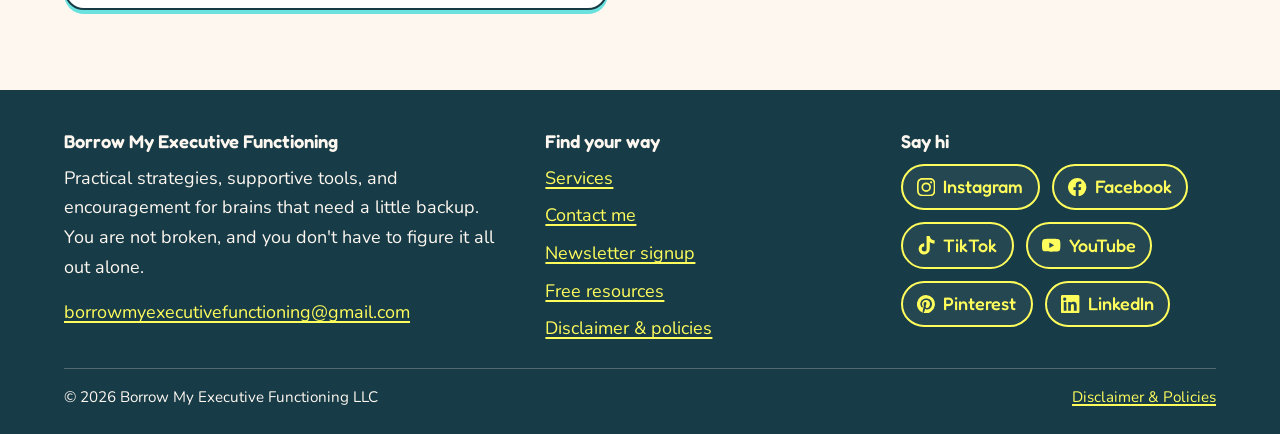
<file: site/claim-fidget.html>
<!DOCTYPE html>
<html lang="en">
<head>
  <meta charset="utf-8">
  <meta name="viewport" content="width=device-width, initial-scale=1">
  <title>Claim Your Free Fidget | Borrow My Executive Functioning</title>
  <meta name="description" content="Tell me where to mail your free fidget toy for joining the newsletter.">
  <meta name="robots" content="noindex">
  <link rel="icon" href="images/logo.png" type="image/png">
  <link rel="preconnect" href="https://fonts.googleapis.com">
  <link rel="preconnect" href="https://fonts.gstatic.com" crossorigin>
  <link href="https://fonts.googleapis.com/css2?family=Fredoka:wght@500;600&family=Nunito:ital,wght@0,400;0,700;0,800;1,400&display=swap" rel="stylesheet">
  <link rel="stylesheet" href="css/styles.css">
</head>
<body>
  <a class="skip-link" href="#main">Skip to main content</a>

  <header class="site-header">
    <div class="container">
      <a class="brand" href="index.html" aria-label="Borrow My Executive Functioning home">
        <img src="images/logo.png" alt="" width="640" height="352">
        <span class="brand-name"><span>Borrow My</span><span>Executive Functioning</span><span class="small">Lost your focus? Borrow mine!</span></span>
      </a>
      <button class="nav-toggle" type="button" aria-expanded="false" aria-controls="site-nav">
        <span class="bars" aria-hidden="true"></span>
        <span class="nav-toggle-text">Menu</span>
      </button>
      <nav class="site-nav" id="site-nav" aria-label="Main">
        <ul>
          <li><a href="index.html">Home</a></li>
          <li><a href="about.html">About Me</a></li>
          <li><a href="services.html">Services</a></li>
          <li><a href="tools.html">Tools</a></li>
          <li><a href="free-resources.html">Free Resources</a></li>
        </ul>
      </nav>
    </div>
  </header>

  <main id="main" tabindex="-1">

    <section class="hero">
      <div class="container">
        <p class="kicker">Welcome to the crew</p>
        <h1>Claim your <span class="hl">free fidget</span></h1>
        <p class="lead measure">Thanks for joining the newsletter! Tell me where to send your fidget toy and I'll pop it in the mail. One short form, then you're done.</p>
      </div>
    </section>

    <section class="section">
      <div class="container">
        <div class="split">
          <div>
            <h2 id="claim-heading">Where should it go?</h2>
            <form class="form-card" name="fidget-claim" method="POST" action="thanks.html?form=fidget" data-netlify="true" netlify-honeypot="bot-field" aria-labelledby="claim-heading">
              <input type="hidden" name="form-name" value="fidget-claim">
              <p class="honeypot" aria-hidden="true">
                <label>Leave this field empty <input name="bot-field" tabindex="-1" autocomplete="off"></label>
              </p>
              <div class="field">
                <label for="fc-name">Full name</label>
                <input id="fc-name" name="name" type="text" autocomplete="name" required>
                <p class="hint">As it should appear on the package.</p>
              </div>
              <div class="field">
                <label for="fc-email">Email</label>
                <input id="fc-email" name="email" type="email" autocomplete="email" required>
                <p class="hint">The same one you used to sign up, so I can match it to your subscription.</p>
              </div>
              <div class="field">
                <label for="fc-address1">Street address</label>
                <input id="fc-address1" name="address1" type="text" autocomplete="address-line1" required>
              </div>
              <div class="field">
                <label for="fc-address2">Apartment, unit, etc. <span class="optional">(optional)</span></label>
                <input id="fc-address2" name="address2" type="text" autocomplete="address-line2">
              </div>
              <div class="field">
                <label for="fc-city">City</label>
                <input id="fc-city" name="city" type="text" autocomplete="address-level2" required>
              </div>
              <div class="field field--row">
                <div>
                  <label for="fc-state">State</label>
                  <input id="fc-state" name="state" type="text" autocomplete="address-level1" required>
                </div>
                <div>
                  <label for="fc-zip">ZIP code</label>
                  <input id="fc-zip" name="zip" type="text" inputmode="numeric" autocomplete="postal-code" pattern="[0-9]{5}(-[0-9]{4})?" required>
                </div>
              </div>
              <div class="field">
                <label for="fc-notes">Anything I should know? <span class="optional">(optional)</span></label>
                <textarea id="fc-notes" name="notes" rows="3"></textarea>
                <p class="hint">A favorite color, a texture you love or hate, a fidget you already have. Otherwise I'll surprise you.</p>
              </div>
              <div class="field field--check">
                <input id="fc-consent" name="address-consent" type="checkbox" value="yes" required>
                <label for="fc-consent">I understand my address is used only to mail this fidget toy and is deleted once it ships.</label>
              </div>
              <button class="btn btn--secondary" type="submit">Send my fidget</button>
            </form>
          </div>
          <div>
            <div class="card card--lemon">
              <h3>Good to know</h3>
              <ul class="checklist">
                <li>One fidget per person, while supplies last</li>
                <li>US mailing addresses only for now</li>
                <li>Allow 2 to 3 weeks for delivery</li>
                <li>Your address is never shared or kept after shipping</li>
              </ul>
            </div>
            <div class="card card--aqua" style="margin-top: var(--space-3)">
              <h3>Didn't sign up yet?</h3>
              <p>This page is for newsletter subscribers. <a href="newsletter.html">Join the newsletter first</a> and the welcome email will bring you right back here.</p>
            </div>
          </div>
        </div>
      </div>
    </section>

  </main>

  <footer class="site-footer">
    <div class="container">
      <div class="footer-grid">
        <div>
          <h2>Borrow My Executive Functioning</h2>
          <p>Practical strategies, supportive tools, and encouragement for brains that need a little backup. You are not broken, and you don't have to figure it all out alone.</p>
          <p><a href="mailto:borrowmyexecutivefunctioning@gmail.com">borrowmyexecutivefunctioning@gmail.com</a></p>
        </div>
        <div>
          <h2>Find your way</h2>
          <ul>
            <li><a href="services.html">Services</a></li>
            <li><a href="contact.html">Contact me</a></li>
            <li><a href="newsletter.html">Newsletter signup</a></li>
            <li><a href="free-resources.html">Free resources</a></li>
            <li><a href="disclaimer.html">Disclaimer &amp; policies</a></li>
          </ul>
        </div>
        <div>
          <h2>Say hi</h2>
          <div class="social">
            <a href="https://www.instagram.com/borrowmyexecutivefunctioning/" target="_blank" rel="noopener" aria-label="Instagram (opens in a new tab)">
              <svg viewBox="0 0 24 24" aria-hidden="true"><path d="M12 2.2c3.2 0 3.6 0 4.8.1 1.2.1 1.8.2 2.2.4.6.2 1 .5 1.4.9.4.4.7.8.9 1.4.2.4.4 1 .4 2.2.1 1.3.1 1.6.1 4.8s0 3.6-.1 4.8c-.1 1.2-.2 1.8-.4 2.2-.2.6-.5 1-.9 1.4-.4.4-.8.7-1.4.9-.4.2-1 .4-2.2.4-1.3.1-1.6.1-4.8.1s-3.6 0-4.8-.1c-1.2-.1-1.8-.2-2.2-.4-.6-.2-1-.5-1.4-.9-.4-.4-.7-.8-.9-1.4-.2-.4-.4-1-.4-2.2C2.2 15.6 2.2 15.2 2.2 12s0-3.6.1-4.8c.1-1.2.2-1.8.4-2.2.2-.6.5-1 .9-1.4.4-.4.8-.7 1.4-.9.4-.2 1-.4 2.2-.4C8.4 2.2 8.8 2.2 12 2.2M12 0C8.7 0 8.3 0 7.1.1 5.8.1 4.9.3 4.1.6c-.8.3-1.5.7-2.1 1.4C1.3 2.6.9 3.3.6 4.1.3 4.9.1 5.8.1 7.1 0 8.3 0 8.7 0 12s0 3.7.1 4.9c.1 1.3.3 2.2.6 2.9.3.8.7 1.5 1.4 2.1.7.7 1.3 1.1 2.1 1.4.8.3 1.6.5 2.9.6C8.3 24 8.7 24 12 24s3.7 0 4.9-.1c1.3-.1 2.2-.3 2.9-.6.8-.3 1.5-.7 2.1-1.4.7-.7 1.1-1.3 1.4-2.1.3-.8.5-1.6.6-2.9.1-1.2.1-1.6.1-4.9s0-3.7-.1-4.9c-.1-1.3-.3-2.2-.6-2.9-.3-.8-.7-1.5-1.4-2.1C21.4 1.3 20.7.9 19.9.6 19.1.3 18.2.1 16.9.1 15.7 0 15.3 0 12 0zm0 5.8a6.2 6.2 0 1 0 0 12.4 6.2 6.2 0 0 0 0-12.4zM12 16a4 4 0 1 1 0-8 4 4 0 0 1 0 8zm6.4-11.8a1.4 1.4 0 1 0 0 2.9 1.4 1.4 0 0 0 0-2.9z"/></svg>
              Instagram
            </a>
            <a href="https://www.facebook.com/people/Borrow-My-Executive-Functioning/61579796741251/" target="_blank" rel="noopener" aria-label="Facebook (opens in a new tab)">
              <svg viewBox="0 0 24 24" aria-hidden="true"><path d="M24 12a12 12 0 1 0-13.9 11.9v-8.4H7.1V12h3V9.4c0-3 1.8-4.7 4.5-4.7 1.3 0 2.7.2 2.7.2v3h-1.5c-1.5 0-2 .9-2 1.9V12h3.3l-.5 3.5h-2.8v8.4A12 12 0 0 0 24 12z"/></svg>
              Facebook
            </a>
            <a href="https://www.tiktok.com/@borrowmybrain" target="_blank" rel="noopener" aria-label="TikTok (opens in a new tab)">
              <svg viewBox="0 0 24 24" aria-hidden="true"><path d="M12.5 0h4.1c.3 2.4 1.6 4.4 3.9 5.2.8.3 1.6.4 2.5.4v4.1c-2.3 0-4.4-.7-6.3-2v9.1A7.3 7.3 0 1 1 9.4 9.6v4.2a3.2 3.2 0 1 0 3.1 3.1V0z"/></svg>
              TikTok
            </a>
            <a href="https://www.youtube.com/@BorrowMyExecutiveFunctioning" target="_blank" rel="noopener" aria-label="YouTube (opens in a new tab)">
              <svg viewBox="0 0 24 24" aria-hidden="true"><path d="M23.5 6.2a3 3 0 0 0-2.1-2.1C19.5 3.6 12 3.6 12 3.6s-7.5 0-9.4.5A3 3 0 0 0 .5 6.2C0 8.1 0 12 0 12s0 3.9.5 5.8a3 3 0 0 0 2.1 2.1c1.9.5 9.4.5 9.4.5s7.5 0 9.4-.5a3 3 0 0 0 2.1-2.1c.5-1.9.5-5.8.5-5.8s0-3.9-.5-5.8zM9.6 15.6V8.4l6.2 3.6-6.2 3.6z"/></svg>
              YouTube
            </a>
            <a href="https://www.pinterest.com/borrowmyexecutivefunctioning/_profile/" target="_blank" rel="noopener" aria-label="Pinterest (opens in a new tab)">
              <svg viewBox="0 0 24 24" aria-hidden="true"><path d="M12 0a12 12 0 0 0-4.4 23.2c-.1-.9-.2-2.4 0-3.4l1.4-6s-.4-.7-.4-1.8c0-1.7 1-2.9 2.2-2.9 1 0 1.5.8 1.5 1.7 0 1-.7 2.6-1 4-.3 1.2.6 2.2 1.8 2.2 2.1 0 3.8-2.2 3.8-5.5 0-2.9-2.1-4.9-5-4.9-3.4 0-5.4 2.6-5.4 5.2 0 1 .4 2.1.9 2.7.1.1.1.2.1.3l-.3 1.4c-.1.2-.2.3-.4.2-1.5-.7-2.4-2.9-2.4-4.6 0-3.8 2.7-7.2 7.9-7.2 4.1 0 7.3 2.9 7.3 6.9 0 4.1-2.6 7.4-6.2 7.4-1.2 0-2.4-.6-2.7-1.4l-.8 2.9c-.3 1-1 2.4-1.5 3.2A12 12 0 1 0 12 0z"/></svg>
              Pinterest
            </a>
            <a href="https://www.linkedin.com/company/borrow-my-executive-functioning/" target="_blank" rel="noopener" aria-label="LinkedIn (opens in a new tab)">
              <svg viewBox="0 0 24 24" aria-hidden="true"><path d="M20.4 20.5h-3.6v-5.6c0-1.3 0-3-1.8-3s-2.1 1.4-2.1 2.9v5.7H9.4V9h3.4v1.6c.5-.9 1.6-1.8 3.4-1.8 3.6 0 4.3 2.4 4.3 5.5v6.2zM5.3 7.4a2.1 2.1 0 1 1 0-4.1 2.1 2.1 0 0 1 0 4.1zM7.1 20.5H3.6V9h3.5v11.5zM22.2 0H1.8C.8 0 0 .8 0 1.7v20.6c0 .9.8 1.7 1.8 1.7h20.4c1 0 1.8-.8 1.8-1.7V1.7C24 .8 23.2 0 22.2 0z"/></svg>
              LinkedIn
            </a>
          </div>
        </div>
      </div>
      <div class="footer-bottom">
        <span>&copy; 2026 Borrow My Executive Functioning LLC</span>
        <span><a href="disclaimer.html">Disclaimer &amp; Policies</a></span>
      </div>
    </div>
  </footer>

  <script src="js/main.js"></script>
</body>
</html>
</file>
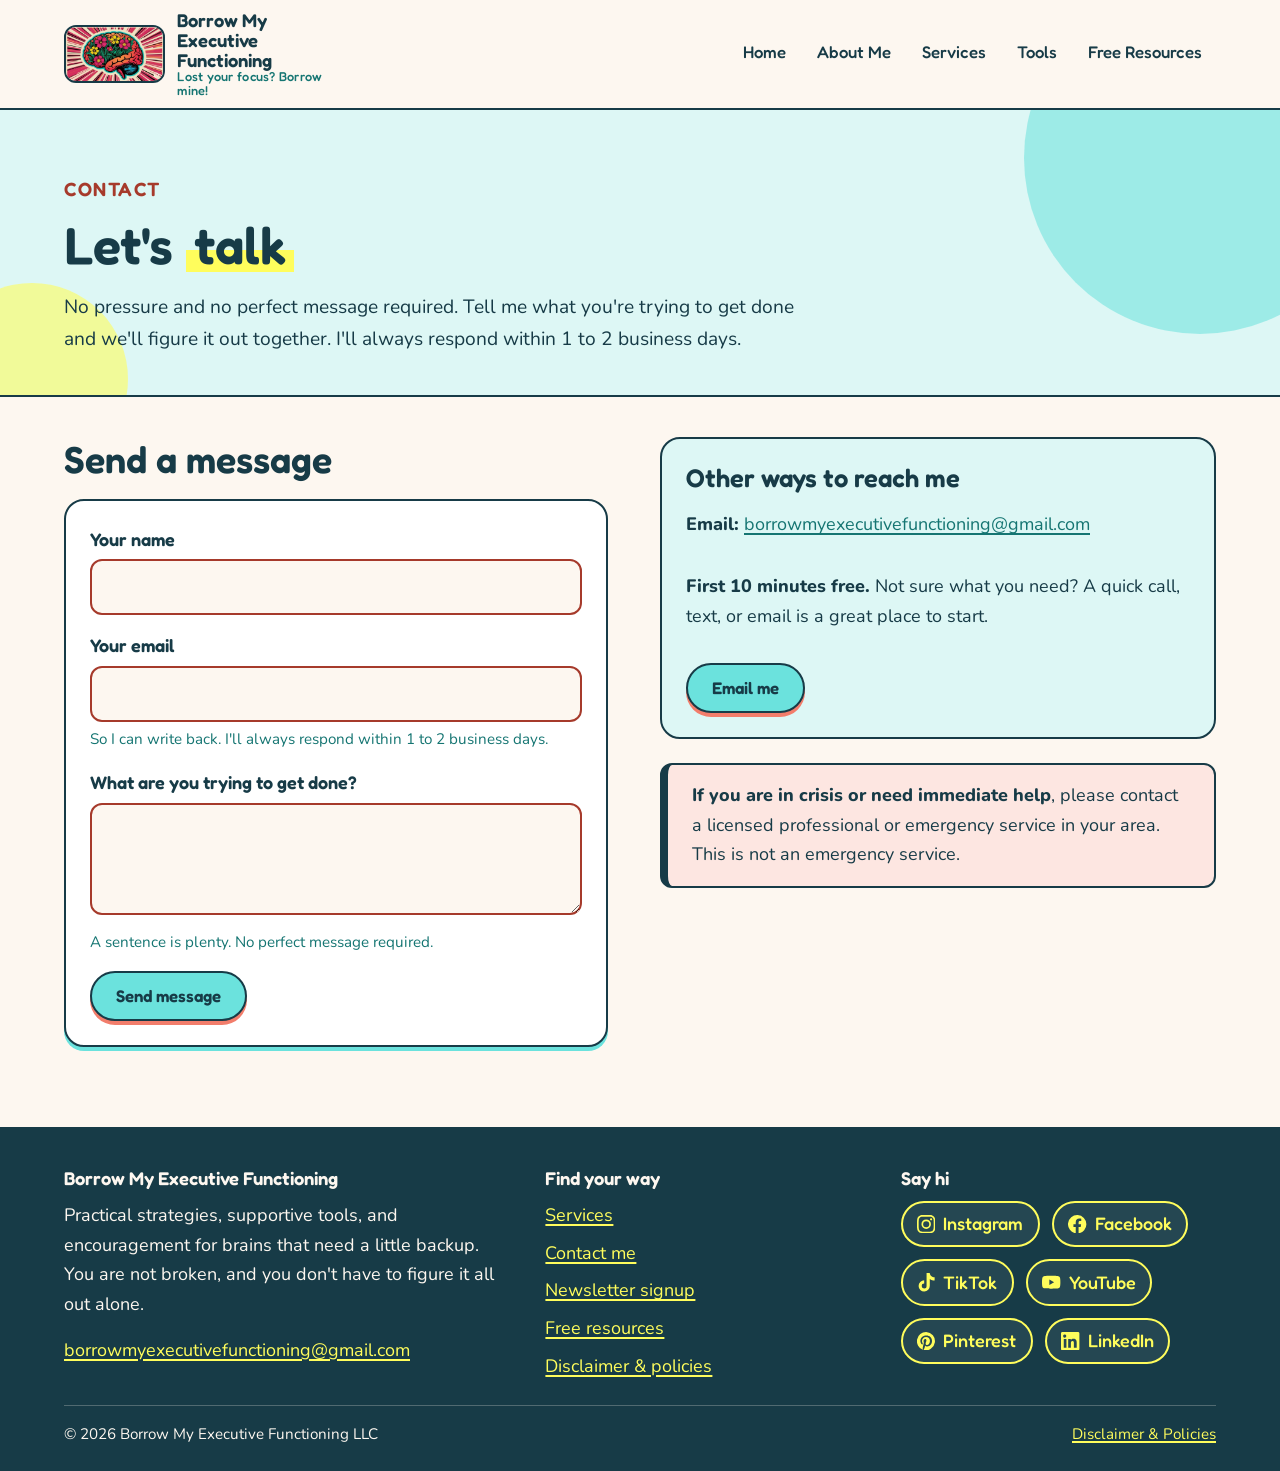
<file: site/contact.html>
<!DOCTYPE html>
<html lang="en">
<head>
  <meta charset="utf-8">
  <meta name="viewport" content="width=device-width, initial-scale=1">
  <title>Contact Me | Borrow My Executive Functioning</title>
  <meta name="description" content="Get in touch with Borrow My Executive Functioning.">
  <link rel="icon" href="images/logo.png" type="image/png">
  <link rel="preconnect" href="https://fonts.googleapis.com">
  <link rel="preconnect" href="https://fonts.gstatic.com" crossorigin>
  <link href="https://fonts.googleapis.com/css2?family=Fredoka:wght@500;600&family=Nunito:ital,wght@0,400;0,700;0,800;1,400&display=swap" rel="stylesheet">
  <link rel="stylesheet" href="css/styles.css">
</head>
<body>
  <a class="skip-link" href="#main">Skip to main content</a>

  <header class="site-header">
    <div class="container">
      <a class="brand" href="index.html" aria-label="Borrow My Executive Functioning home">
        <img src="images/logo.png" alt="" width="640" height="352">
        <span class="brand-name"><span>Borrow My</span><span>Executive Functioning</span><span class="small">Lost your focus? Borrow mine!</span></span>
      </a>
      <button class="nav-toggle" type="button" aria-expanded="false" aria-controls="site-nav">
        <span class="bars" aria-hidden="true"></span>
        <span class="nav-toggle-text">Menu</span>
      </button>
      <nav class="site-nav" id="site-nav" aria-label="Main">
        <ul>
          <li><a href="index.html">Home</a></li>
          <li><a href="about.html">About Me</a></li>
          <li><a href="services.html">Services</a></li>
          <li><a href="tools.html">Tools</a></li>
          <li><a href="free-resources.html">Free Resources</a></li>
        </ul>
      </nav>
    </div>
  </header>

  <main id="main" tabindex="-1">

    <section class="hero">
      <div class="container">
        <p class="kicker">Contact</p>
        <h1>Let's <span class="hl">talk</span></h1>
        <p class="lead measure">No pressure and no perfect message required. Tell me what you're trying to get done and we'll figure it out together. I'll always respond within 1 to 2 business days.</p>
      </div>
    </section>

    <section class="section">
      <div class="container">
        <div class="split">
          <div>
            <h2 id="form-heading">Send a message</h2>
            <form class="form-card" name="contact" method="POST" action="thanks.html?form=contact" data-netlify="true" netlify-honeypot="bot-field" aria-labelledby="form-heading">
              <input type="hidden" name="form-name" value="contact">
              <p class="honeypot" aria-hidden="true">
                <label>Leave this field empty <input name="bot-field" tabindex="-1" autocomplete="off"></label>
              </p>
              <div class="field">
                <label for="name">Your name</label>
                <input id="name" name="name" type="text" autocomplete="name" required>
              </div>
              <div class="field">
                <label for="email">Your email</label>
                <input id="email" name="email" type="email" autocomplete="email" required>
                <p class="hint">So I can write back. I'll always respond within 1 to 2 business days.</p>
              </div>
              <div class="field">
                <label for="message">What are you trying to get done?</label>
                <textarea id="message" name="message" required></textarea>
                <p class="hint">A sentence is plenty. No perfect message required.</p>
              </div>
              <button class="btn" type="submit">Send message</button>
            </form>
          </div>
          <div>
            <div class="card card--aqua">
              <h3>Other ways to reach me</h3>
              <p><strong>Email:</strong> <a href="mailto:borrowmyexecutivefunctioning@gmail.com">borrowmyexecutivefunctioning@gmail.com</a></p>
              <p><strong>First 10 minutes free.</strong> Not sure what you need? A quick call, text, or email is a great place to start.</p>
              <a class="btn" href="mailto:borrowmyexecutivefunctioning@gmail.com">Email me</a>
            </div>
            <div class="callout callout--coral" style="margin-bottom:0">
              <p><strong>If you are in crisis or need immediate help</strong>, please contact a licensed professional or emergency service in your area. This is not an emergency service.</p>
            </div>
          </div>
        </div>
      </div>
    </section>

  </main>

  <footer class="site-footer">
    <div class="container">
      <div class="footer-grid">
        <div>
          <h2>Borrow My Executive Functioning</h2>
          <p>Practical strategies, supportive tools, and encouragement for brains that need a little backup. You are not broken, and you don't have to figure it all out alone.</p>
          <p><a href="mailto:borrowmyexecutivefunctioning@gmail.com">borrowmyexecutivefunctioning@gmail.com</a></p>
        </div>
        <div>
          <h2>Find your way</h2>
          <ul>
            <li><a href="services.html">Services</a></li>
            <li><a href="contact.html">Contact me</a></li>
            <li><a href="newsletter.html">Newsletter signup</a></li>
            <li><a href="free-resources.html">Free resources</a></li>
            <li><a href="disclaimer.html">Disclaimer &amp; policies</a></li>
          </ul>
        </div>
        <div>
          <h2>Say hi</h2>
          <div class="social">
            <a href="https://www.instagram.com/borrowmyexecutivefunctioning/" target="_blank" rel="noopener" aria-label="Instagram (opens in a new tab)">
              <svg viewBox="0 0 24 24" aria-hidden="true"><path d="M12 2.2c3.2 0 3.6 0 4.8.1 1.2.1 1.8.2 2.2.4.6.2 1 .5 1.4.9.4.4.7.8.9 1.4.2.4.4 1 .4 2.2.1 1.3.1 1.6.1 4.8s0 3.6-.1 4.8c-.1 1.2-.2 1.8-.4 2.2-.2.6-.5 1-.9 1.4-.4.4-.8.7-1.4.9-.4.2-1 .4-2.2.4-1.3.1-1.6.1-4.8.1s-3.6 0-4.8-.1c-1.2-.1-1.8-.2-2.2-.4-.6-.2-1-.5-1.4-.9-.4-.4-.7-.8-.9-1.4-.2-.4-.4-1-.4-2.2C2.2 15.6 2.2 15.2 2.2 12s0-3.6.1-4.8c.1-1.2.2-1.8.4-2.2.2-.6.5-1 .9-1.4.4-.4.8-.7 1.4-.9.4-.2 1-.4 2.2-.4C8.4 2.2 8.8 2.2 12 2.2M12 0C8.7 0 8.3 0 7.1.1 5.8.1 4.9.3 4.1.6c-.8.3-1.5.7-2.1 1.4C1.3 2.6.9 3.3.6 4.1.3 4.9.1 5.8.1 7.1 0 8.3 0 8.7 0 12s0 3.7.1 4.9c.1 1.3.3 2.2.6 2.9.3.8.7 1.5 1.4 2.1.7.7 1.3 1.1 2.1 1.4.8.3 1.6.5 2.9.6C8.3 24 8.7 24 12 24s3.7 0 4.9-.1c1.3-.1 2.2-.3 2.9-.6.8-.3 1.5-.7 2.1-1.4.7-.7 1.1-1.3 1.4-2.1.3-.8.5-1.6.6-2.9.1-1.2.1-1.6.1-4.9s0-3.7-.1-4.9c-.1-1.3-.3-2.2-.6-2.9-.3-.8-.7-1.5-1.4-2.1C21.4 1.3 20.7.9 19.9.6 19.1.3 18.2.1 16.9.1 15.7 0 15.3 0 12 0zm0 5.8a6.2 6.2 0 1 0 0 12.4 6.2 6.2 0 0 0 0-12.4zM12 16a4 4 0 1 1 0-8 4 4 0 0 1 0 8zm6.4-11.8a1.4 1.4 0 1 0 0 2.9 1.4 1.4 0 0 0 0-2.9z"/></svg>
              Instagram
            </a>
            <a href="https://www.facebook.com/people/Borrow-My-Executive-Functioning/61579796741251/" target="_blank" rel="noopener" aria-label="Facebook (opens in a new tab)">
              <svg viewBox="0 0 24 24" aria-hidden="true"><path d="M24 12a12 12 0 1 0-13.9 11.9v-8.4H7.1V12h3V9.4c0-3 1.8-4.7 4.5-4.7 1.3 0 2.7.2 2.7.2v3h-1.5c-1.5 0-2 .9-2 1.9V12h3.3l-.5 3.5h-2.8v8.4A12 12 0 0 0 24 12z"/></svg>
              Facebook
            </a>
            <a href="https://www.tiktok.com/@borrowmybrain" target="_blank" rel="noopener" aria-label="TikTok (opens in a new tab)">
              <svg viewBox="0 0 24 24" aria-hidden="true"><path d="M12.5 0h4.1c.3 2.4 1.6 4.4 3.9 5.2.8.3 1.6.4 2.5.4v4.1c-2.3 0-4.4-.7-6.3-2v9.1A7.3 7.3 0 1 1 9.4 9.6v4.2a3.2 3.2 0 1 0 3.1 3.1V0z"/></svg>
              TikTok
            </a>
            <a href="https://www.youtube.com/@BorrowMyExecutiveFunctioning" target="_blank" rel="noopener" aria-label="YouTube (opens in a new tab)">
              <svg viewBox="0 0 24 24" aria-hidden="true"><path d="M23.5 6.2a3 3 0 0 0-2.1-2.1C19.5 3.6 12 3.6 12 3.6s-7.5 0-9.4.5A3 3 0 0 0 .5 6.2C0 8.1 0 12 0 12s0 3.9.5 5.8a3 3 0 0 0 2.1 2.1c1.9.5 9.4.5 9.4.5s7.5 0 9.4-.5a3 3 0 0 0 2.1-2.1c.5-1.9.5-5.8.5-5.8s0-3.9-.5-5.8zM9.6 15.6V8.4l6.2 3.6-6.2 3.6z"/></svg>
              YouTube
            </a>
            <a href="https://www.pinterest.com/borrowmyexecutivefunctioning/_profile/" target="_blank" rel="noopener" aria-label="Pinterest (opens in a new tab)">
              <svg viewBox="0 0 24 24" aria-hidden="true"><path d="M12 0a12 12 0 0 0-4.4 23.2c-.1-.9-.2-2.4 0-3.4l1.4-6s-.4-.7-.4-1.8c0-1.7 1-2.9 2.2-2.9 1 0 1.5.8 1.5 1.7 0 1-.7 2.6-1 4-.3 1.2.6 2.2 1.8 2.2 2.1 0 3.8-2.2 3.8-5.5 0-2.9-2.1-4.9-5-4.9-3.4 0-5.4 2.6-5.4 5.2 0 1 .4 2.1.9 2.7.1.1.1.2.1.3l-.3 1.4c-.1.2-.2.3-.4.2-1.5-.7-2.4-2.9-2.4-4.6 0-3.8 2.7-7.2 7.9-7.2 4.1 0 7.3 2.9 7.3 6.9 0 4.1-2.6 7.4-6.2 7.4-1.2 0-2.4-.6-2.7-1.4l-.8 2.9c-.3 1-1 2.4-1.5 3.2A12 12 0 1 0 12 0z"/></svg>
              Pinterest
            </a>
            <a href="https://www.linkedin.com/company/borrow-my-executive-functioning/" target="_blank" rel="noopener" aria-label="LinkedIn (opens in a new tab)">
              <svg viewBox="0 0 24 24" aria-hidden="true"><path d="M20.4 20.5h-3.6v-5.6c0-1.3 0-3-1.8-3s-2.1 1.4-2.1 2.9v5.7H9.4V9h3.4v1.6c.5-.9 1.6-1.8 3.4-1.8 3.6 0 4.3 2.4 4.3 5.5v6.2zM5.3 7.4a2.1 2.1 0 1 1 0-4.1 2.1 2.1 0 0 1 0 4.1zM7.1 20.5H3.6V9h3.5v11.5zM22.2 0H1.8C.8 0 0 .8 0 1.7v20.6c0 .9.8 1.7 1.8 1.7h20.4c1 0 1.8-.8 1.8-1.7V1.7C24 .8 23.2 0 22.2 0z"/></svg>
              LinkedIn
            </a>
          </div>
        </div>
      </div>
      <div class="footer-bottom">
        <span>&copy; 2026 Borrow My Executive Functioning LLC</span>
        <span><a href="disclaimer.html">Disclaimer &amp; Policies</a></span>
      </div>
    </div>
  </footer>

  <script src="js/main.js"></script>
</body>
</html>
</file>
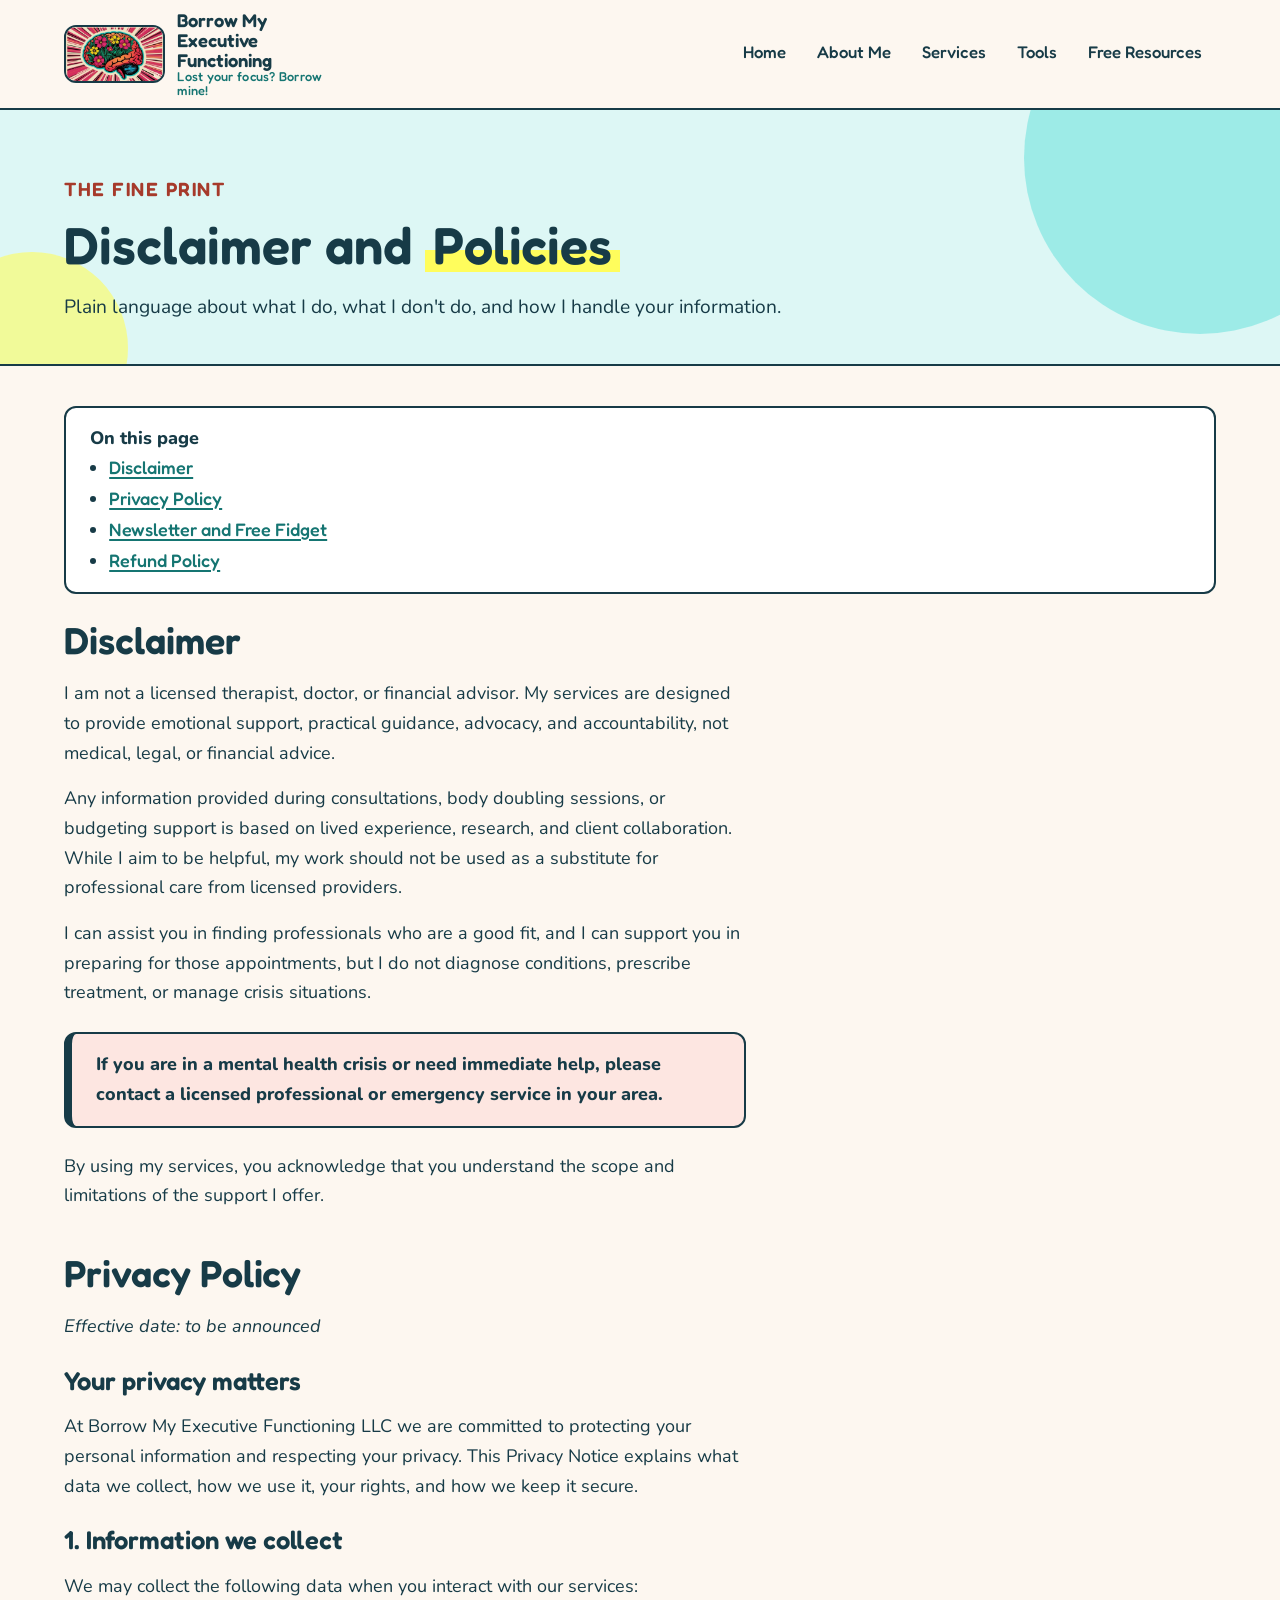
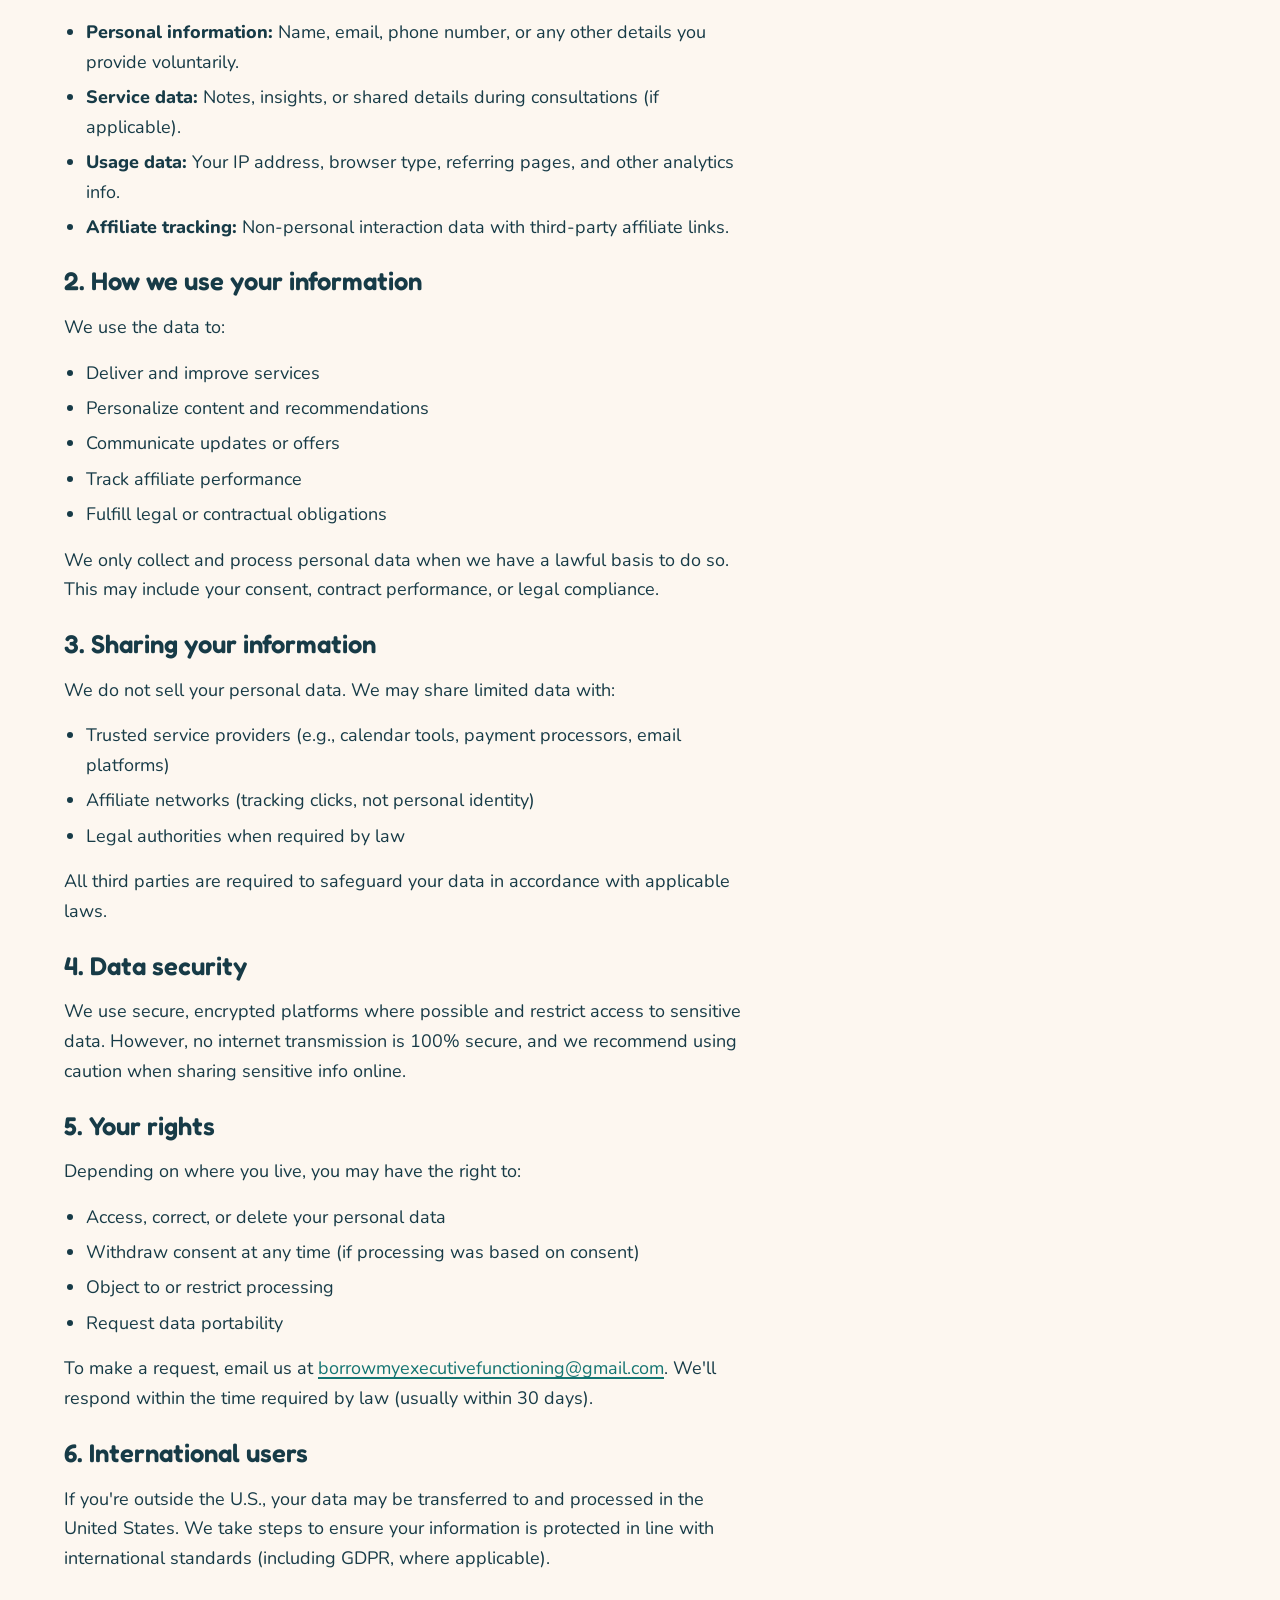
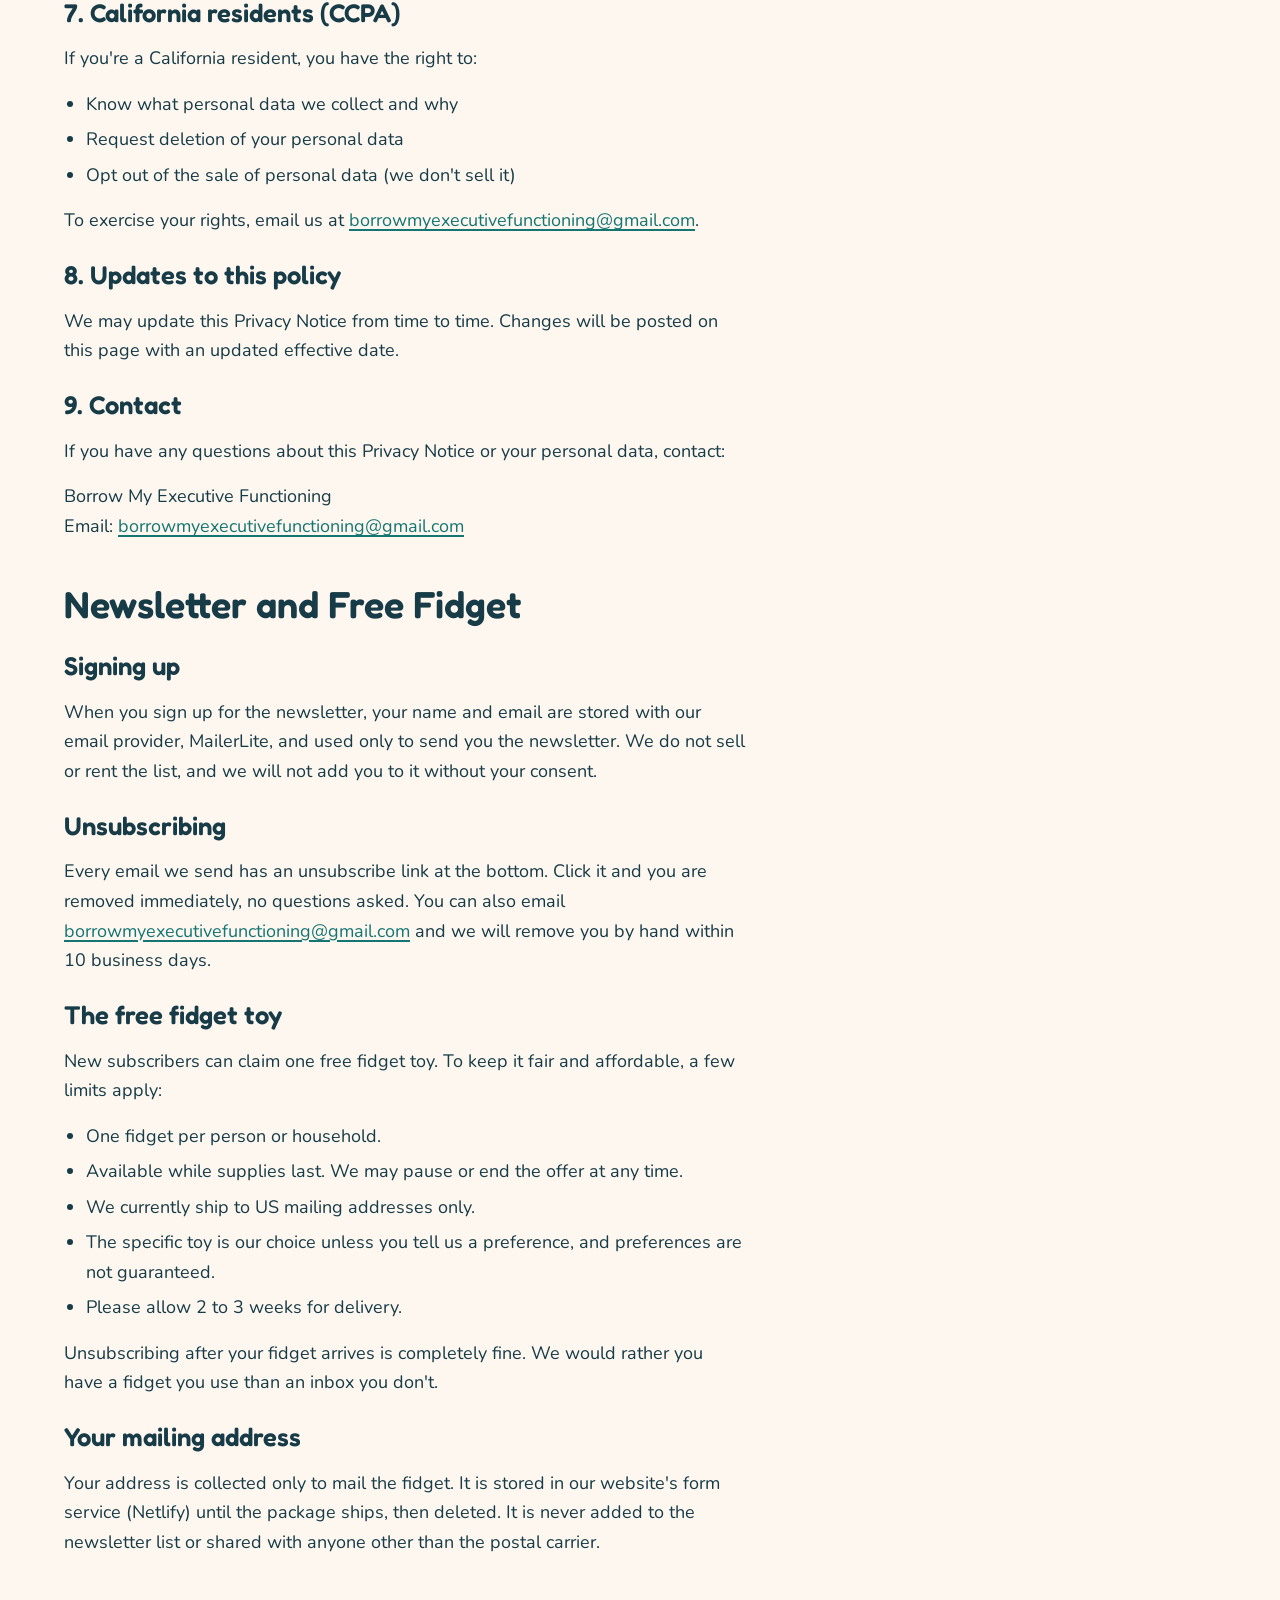
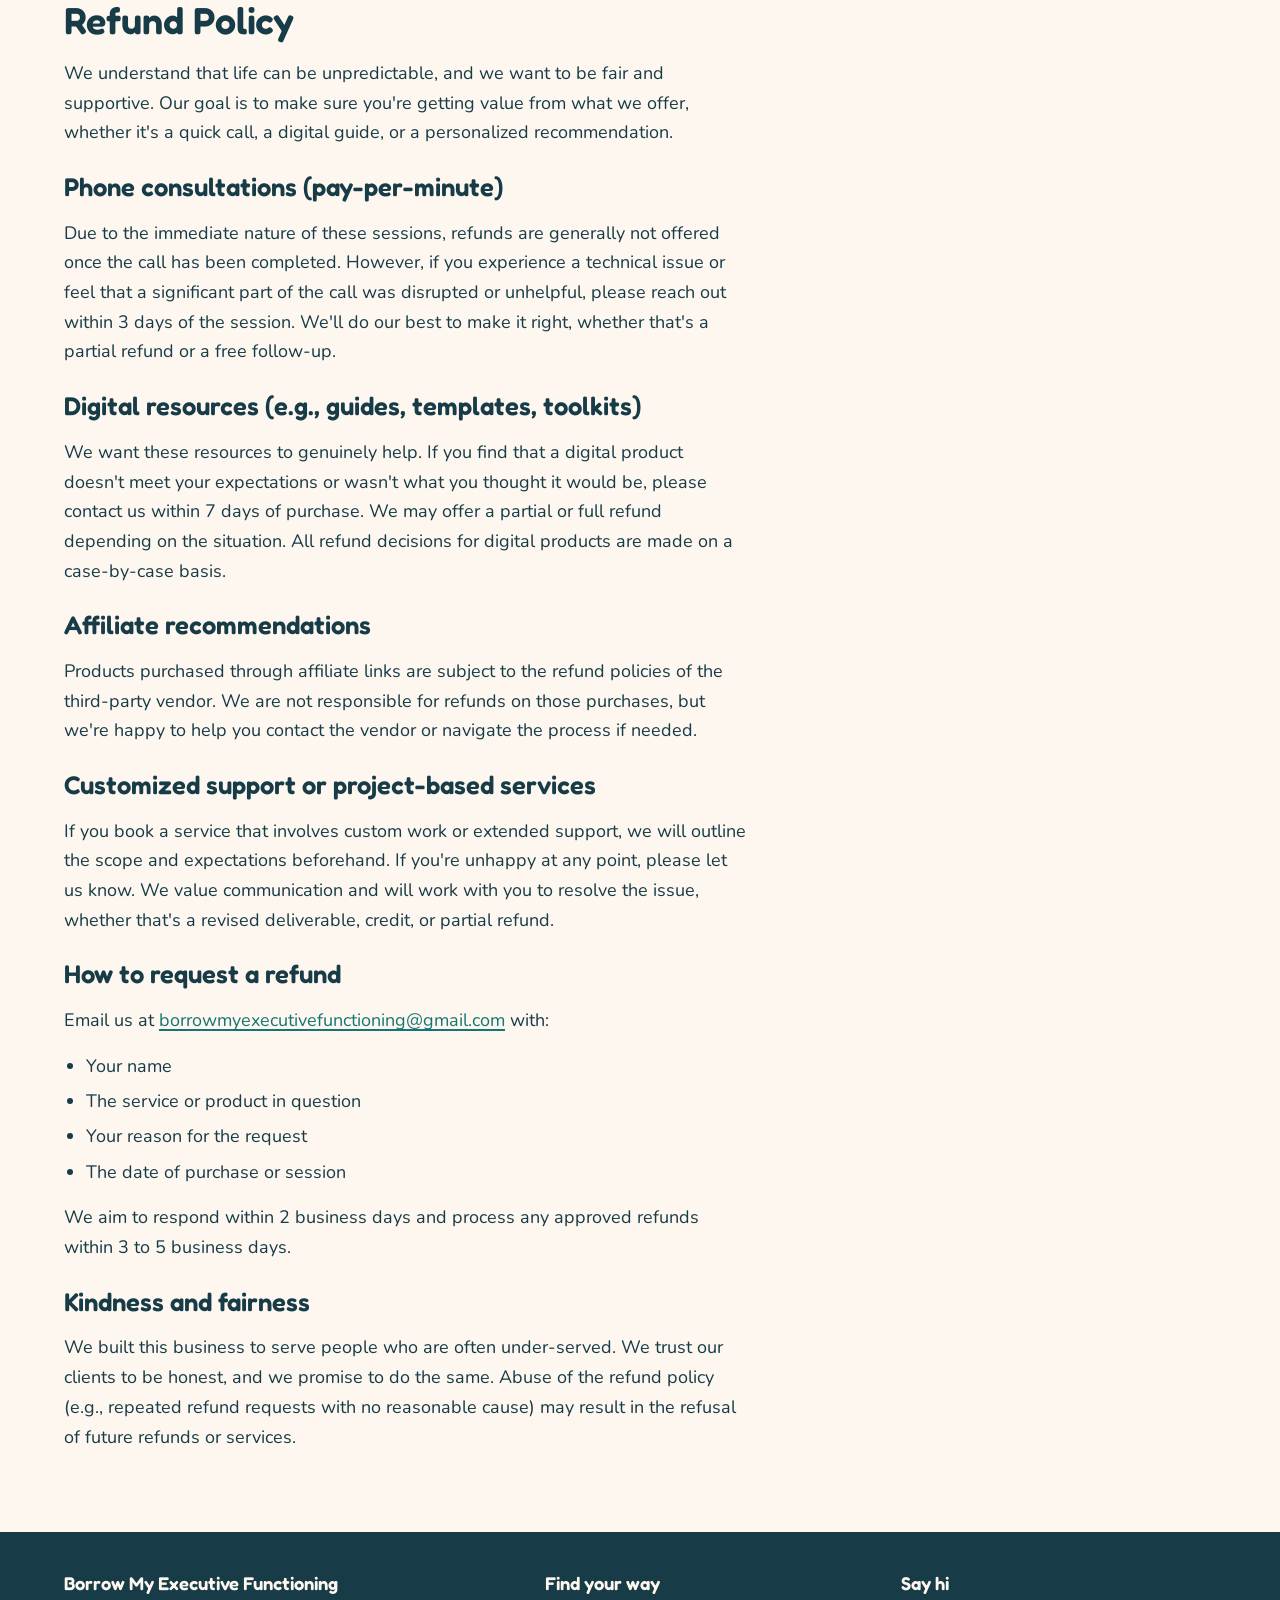
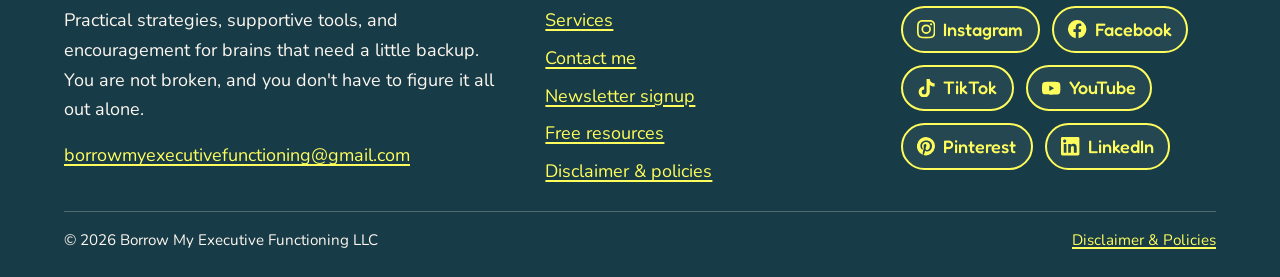
<file: site/disclaimer.html>
<!DOCTYPE html>
<html lang="en">
<head>
  <meta charset="utf-8">
  <meta name="viewport" content="width=device-width, initial-scale=1">
  <title>Disclaimer and Policies | Borrow My Executive Functioning</title>
  <meta name="description" content="Disclaimer, privacy policy, and refund policy for Borrow My Executive Functioning LLC.">
  <link rel="icon" href="images/logo.png" type="image/png">
  <link rel="preconnect" href="https://fonts.googleapis.com">
  <link rel="preconnect" href="https://fonts.gstatic.com" crossorigin>
  <link href="https://fonts.googleapis.com/css2?family=Fredoka:wght@500;600&family=Nunito:ital,wght@0,400;0,700;0,800;1,400&display=swap" rel="stylesheet">
  <link rel="stylesheet" href="css/styles.css">
</head>
<body>
  <a class="skip-link" href="#main">Skip to main content</a>

  <header class="site-header">
    <div class="container">
      <a class="brand" href="index.html" aria-label="Borrow My Executive Functioning home">
        <img src="images/logo.png" alt="" width="640" height="352">
        <span class="brand-name"><span>Borrow My</span><span>Executive Functioning</span><span class="small">Lost your focus? Borrow mine!</span></span>
      </a>
      <button class="nav-toggle" type="button" aria-expanded="false" aria-controls="site-nav">
        <span class="bars" aria-hidden="true"></span>
        <span class="nav-toggle-text">Menu</span>
      </button>
      <nav class="site-nav" id="site-nav" aria-label="Main">
        <ul>
          <li><a href="index.html">Home</a></li>
          <li><a href="about.html">About Me</a></li>
          <li><a href="services.html">Services</a></li>
          <li><a href="tools.html">Tools</a></li>
          <li><a href="free-resources.html">Free Resources</a></li>
        </ul>
      </nav>
    </div>
  </header>

  <main id="main" tabindex="-1">

    <section class="hero">
      <div class="container">
        <p class="kicker">The fine print</p>
        <h1>Disclaimer and <span class="hl">Policies</span></h1>
        <p class="lead measure">Plain language about what I do, what I don't do, and how I handle your information.</p>
      </div>
    </section>

    <section class="section">
      <div class="container">
        <nav class="toc" aria-label="On this page">
          <strong>On this page</strong>
          <ul>
            <li><a href="#disclaimer">Disclaimer</a></li>
            <li><a href="#privacy">Privacy Policy</a></li>
            <li><a href="#newsletter">Newsletter and Free Fidget</a></li>
            <li><a href="#refunds">Refund Policy</a></li>
          </ul>
        </nav>

        <div class="prose">
          <h2 id="disclaimer" style="margin-top:0">Disclaimer</h2>
          <p>I am not a licensed therapist, doctor, or financial advisor. My services are designed to provide emotional support, practical guidance, advocacy, and accountability, not medical, legal, or financial advice.</p>
          <p>Any information provided during consultations, body doubling sessions, or budgeting support is based on lived experience, research, and client collaboration. While I aim to be helpful, my work should not be used as a substitute for professional care from licensed providers.</p>
          <p>I can assist you in finding professionals who are a good fit, and I can support you in preparing for those appointments, but I do not diagnose conditions, prescribe treatment, or manage crisis situations.</p>
          <div class="callout callout--coral">
            <p><strong>If you are in a mental health crisis or need immediate help, please contact a licensed professional or emergency service in your area.</strong></p>
          </div>
          <p>By using my services, you acknowledge that you understand the scope and limitations of the support I offer.</p>

          <h2 id="privacy">Privacy Policy</h2>
          <p><em>Effective date: to be announced</em></p>
          <h3>Your privacy matters</h3>
          <p>At Borrow My Executive Functioning LLC we are committed to protecting your personal information and respecting your privacy. This Privacy Notice explains what data we collect, how we use it, your rights, and how we keep it secure.</p>

          <h3>1. Information we collect</h3>
          <p>We may collect the following data when you interact with our services:</p>
          <ul>
            <li><strong>Personal information:</strong> Name, email, phone number, or any other details you provide voluntarily.</li>
            <li><strong>Service data:</strong> Notes, insights, or shared details during consultations (if applicable).</li>
            <li><strong>Usage data:</strong> Your IP address, browser type, referring pages, and other analytics info.</li>
            <li><strong>Affiliate tracking:</strong> Non-personal interaction data with third-party affiliate links.</li>
          </ul>

          <h3>2. How we use your information</h3>
          <p>We use the data to:</p>
          <ul>
            <li>Deliver and improve services</li>
            <li>Personalize content and recommendations</li>
            <li>Communicate updates or offers</li>
            <li>Track affiliate performance</li>
            <li>Fulfill legal or contractual obligations</li>
          </ul>
          <p>We only collect and process personal data when we have a lawful basis to do so. This may include your consent, contract performance, or legal compliance.</p>

          <h3>3. Sharing your information</h3>
          <p>We do not sell your personal data. We may share limited data with:</p>
          <ul>
            <li>Trusted service providers (e.g., calendar tools, payment processors, email platforms)</li>
            <li>Affiliate networks (tracking clicks, not personal identity)</li>
            <li>Legal authorities when required by law</li>
          </ul>
          <p>All third parties are required to safeguard your data in accordance with applicable laws.</p>

          <h3>4. Data security</h3>
          <p>We use secure, encrypted platforms where possible and restrict access to sensitive data. However, no internet transmission is 100% secure, and we recommend using caution when sharing sensitive info online.</p>

          <h3>5. Your rights</h3>
          <p>Depending on where you live, you may have the right to:</p>
          <ul>
            <li>Access, correct, or delete your personal data</li>
            <li>Withdraw consent at any time (if processing was based on consent)</li>
            <li>Object to or restrict processing</li>
            <li>Request data portability</li>
          </ul>
          <p>To make a request, email us at <a href="mailto:borrowmyexecutivefunctioning@gmail.com">borrowmyexecutivefunctioning@gmail.com</a>. We'll respond within the time required by law (usually within 30 days).</p>

          <h3>6. International users</h3>
          <p>If you're outside the U.S., your data may be transferred to and processed in the United States. We take steps to ensure your information is protected in line with international standards (including GDPR, where applicable).</p>

          <h3>7. California residents (CCPA)</h3>
          <p>If you're a California resident, you have the right to:</p>
          <ul>
            <li>Know what personal data we collect and why</li>
            <li>Request deletion of your personal data</li>
            <li>Opt out of the sale of personal data (we don't sell it)</li>
          </ul>
          <p>To exercise your rights, email us at <a href="mailto:borrowmyexecutivefunctioning@gmail.com">borrowmyexecutivefunctioning@gmail.com</a>.</p>

          <h3>8. Updates to this policy</h3>
          <p>We may update this Privacy Notice from time to time. Changes will be posted on this page with an updated effective date.</p>

          <h3>9. Contact</h3>
          <p>If you have any questions about this Privacy Notice or your personal data, contact:</p>
          <p>Borrow My Executive Functioning<br>Email: <a href="mailto:borrowmyexecutivefunctioning@gmail.com">borrowmyexecutivefunctioning@gmail.com</a></p>

          <h2 id="newsletter">Newsletter and Free Fidget</h2>
          <h3>Signing up</h3>
          <p>When you sign up for the newsletter, your name and email are stored with our email provider, MailerLite, and used only to send you the newsletter. We do not sell or rent the list, and we will not add you to it without your consent.</p>
          <h3>Unsubscribing</h3>
          <p>Every email we send has an unsubscribe link at the bottom. Click it and you are removed immediately, no questions asked. You can also email <a href="mailto:borrowmyexecutivefunctioning@gmail.com">borrowmyexecutivefunctioning@gmail.com</a> and we will remove you by hand within 10 business days.</p>
          <h3>The free fidget toy</h3>
          <p>New subscribers can claim one free fidget toy. To keep it fair and affordable, a few limits apply:</p>
          <ul>
            <li>One fidget per person or household.</li>
            <li>Available while supplies last. We may pause or end the offer at any time.</li>
            <li>We currently ship to US mailing addresses only.</li>
            <li>The specific toy is our choice unless you tell us a preference, and preferences are not guaranteed.</li>
            <li>Please allow 2 to 3 weeks for delivery.</li>
          </ul>
          <p>Unsubscribing after your fidget arrives is completely fine. We would rather you have a fidget you use than an inbox you don't.</p>
          <h3>Your mailing address</h3>
          <p>Your address is collected only to mail the fidget. It is stored in our website's form service (Netlify) until the package ships, then deleted. It is never added to the newsletter list or shared with anyone other than the postal carrier.</p>

          <h2 id="refunds">Refund Policy</h2>
          <p>We understand that life can be unpredictable, and we want to be fair and supportive. Our goal is to make sure you're getting value from what we offer, whether it's a quick call, a digital guide, or a personalized recommendation.</p>

          <h3>Phone consultations (pay-per-minute)</h3>
          <p>Due to the immediate nature of these sessions, refunds are generally not offered once the call has been completed. However, if you experience a technical issue or feel that a significant part of the call was disrupted or unhelpful, please reach out within 3 days of the session. We'll do our best to make it right, whether that's a partial refund or a free follow-up.</p>

          <h3>Digital resources (e.g., guides, templates, toolkits)</h3>
          <p>We want these resources to genuinely help. If you find that a digital product doesn't meet your expectations or wasn't what you thought it would be, please contact us within 7 days of purchase. We may offer a partial or full refund depending on the situation. All refund decisions for digital products are made on a case-by-case basis.</p>

          <h3>Affiliate recommendations</h3>
          <p>Products purchased through affiliate links are subject to the refund policies of the third-party vendor. We are not responsible for refunds on those purchases, but we're happy to help you contact the vendor or navigate the process if needed.</p>

          <h3>Customized support or project-based services</h3>
          <p>If you book a service that involves custom work or extended support, we will outline the scope and expectations beforehand. If you're unhappy at any point, please let us know. We value communication and will work with you to resolve the issue, whether that's a revised deliverable, credit, or partial refund.</p>

          <h3>How to request a refund</h3>
          <p>Email us at <a href="mailto:borrowmyexecutivefunctioning@gmail.com">borrowmyexecutivefunctioning@gmail.com</a> with:</p>
          <ul>
            <li>Your name</li>
            <li>The service or product in question</li>
            <li>Your reason for the request</li>
            <li>The date of purchase or session</li>
          </ul>
          <p>We aim to respond within 2 business days and process any approved refunds within 3 to 5 business days.</p>

          <h3>Kindness and fairness</h3>
          <p>We built this business to serve people who are often under-served. We trust our clients to be honest, and we promise to do the same. Abuse of the refund policy (e.g., repeated refund requests with no reasonable cause) may result in the refusal of future refunds or services.</p>
        </div>
      </div>
    </section>

  </main>

  <footer class="site-footer">
    <div class="container">
      <div class="footer-grid">
        <div>
          <h2>Borrow My Executive Functioning</h2>
          <p>Practical strategies, supportive tools, and encouragement for brains that need a little backup. You are not broken, and you don't have to figure it all out alone.</p>
          <p><a href="mailto:borrowmyexecutivefunctioning@gmail.com">borrowmyexecutivefunctioning@gmail.com</a></p>
        </div>
        <div>
          <h2>Find your way</h2>
          <ul>
            <li><a href="services.html">Services</a></li>
            <li><a href="contact.html">Contact me</a></li>
            <li><a href="newsletter.html">Newsletter signup</a></li>
            <li><a href="free-resources.html">Free resources</a></li>
            <li><a href="disclaimer.html">Disclaimer &amp; policies</a></li>
          </ul>
        </div>
        <div>
          <h2>Say hi</h2>
          <div class="social">
            <a href="https://www.instagram.com/borrowmyexecutivefunctioning/" target="_blank" rel="noopener" aria-label="Instagram (opens in a new tab)">
              <svg viewBox="0 0 24 24" aria-hidden="true"><path d="M12 2.2c3.2 0 3.6 0 4.8.1 1.2.1 1.8.2 2.2.4.6.2 1 .5 1.4.9.4.4.7.8.9 1.4.2.4.4 1 .4 2.2.1 1.3.1 1.6.1 4.8s0 3.6-.1 4.8c-.1 1.2-.2 1.8-.4 2.2-.2.6-.5 1-.9 1.4-.4.4-.8.7-1.4.9-.4.2-1 .4-2.2.4-1.3.1-1.6.1-4.8.1s-3.6 0-4.8-.1c-1.2-.1-1.8-.2-2.2-.4-.6-.2-1-.5-1.4-.9-.4-.4-.7-.8-.9-1.4-.2-.4-.4-1-.4-2.2C2.2 15.6 2.2 15.2 2.2 12s0-3.6.1-4.8c.1-1.2.2-1.8.4-2.2.2-.6.5-1 .9-1.4.4-.4.8-.7 1.4-.9.4-.2 1-.4 2.2-.4C8.4 2.2 8.8 2.2 12 2.2M12 0C8.7 0 8.3 0 7.1.1 5.8.1 4.9.3 4.1.6c-.8.3-1.5.7-2.1 1.4C1.3 2.6.9 3.3.6 4.1.3 4.9.1 5.8.1 7.1 0 8.3 0 8.7 0 12s0 3.7.1 4.9c.1 1.3.3 2.2.6 2.9.3.8.7 1.5 1.4 2.1.7.7 1.3 1.1 2.1 1.4.8.3 1.6.5 2.9.6C8.3 24 8.7 24 12 24s3.7 0 4.9-.1c1.3-.1 2.2-.3 2.9-.6.8-.3 1.5-.7 2.1-1.4.7-.7 1.1-1.3 1.4-2.1.3-.8.5-1.6.6-2.9.1-1.2.1-1.6.1-4.9s0-3.7-.1-4.9c-.1-1.3-.3-2.2-.6-2.9-.3-.8-.7-1.5-1.4-2.1C21.4 1.3 20.7.9 19.9.6 19.1.3 18.2.1 16.9.1 15.7 0 15.3 0 12 0zm0 5.8a6.2 6.2 0 1 0 0 12.4 6.2 6.2 0 0 0 0-12.4zM12 16a4 4 0 1 1 0-8 4 4 0 0 1 0 8zm6.4-11.8a1.4 1.4 0 1 0 0 2.9 1.4 1.4 0 0 0 0-2.9z"/></svg>
              Instagram
            </a>
            <a href="https://www.facebook.com/people/Borrow-My-Executive-Functioning/61579796741251/" target="_blank" rel="noopener" aria-label="Facebook (opens in a new tab)">
              <svg viewBox="0 0 24 24" aria-hidden="true"><path d="M24 12a12 12 0 1 0-13.9 11.9v-8.4H7.1V12h3V9.4c0-3 1.8-4.7 4.5-4.7 1.3 0 2.7.2 2.7.2v3h-1.5c-1.5 0-2 .9-2 1.9V12h3.3l-.5 3.5h-2.8v8.4A12 12 0 0 0 24 12z"/></svg>
              Facebook
            </a>
            <a href="https://www.tiktok.com/@borrowmybrain" target="_blank" rel="noopener" aria-label="TikTok (opens in a new tab)">
              <svg viewBox="0 0 24 24" aria-hidden="true"><path d="M12.5 0h4.1c.3 2.4 1.6 4.4 3.9 5.2.8.3 1.6.4 2.5.4v4.1c-2.3 0-4.4-.7-6.3-2v9.1A7.3 7.3 0 1 1 9.4 9.6v4.2a3.2 3.2 0 1 0 3.1 3.1V0z"/></svg>
              TikTok
            </a>
            <a href="https://www.youtube.com/@BorrowMyExecutiveFunctioning" target="_blank" rel="noopener" aria-label="YouTube (opens in a new tab)">
              <svg viewBox="0 0 24 24" aria-hidden="true"><path d="M23.5 6.2a3 3 0 0 0-2.1-2.1C19.5 3.6 12 3.6 12 3.6s-7.5 0-9.4.5A3 3 0 0 0 .5 6.2C0 8.1 0 12 0 12s0 3.9.5 5.8a3 3 0 0 0 2.1 2.1c1.9.5 9.4.5 9.4.5s7.5 0 9.4-.5a3 3 0 0 0 2.1-2.1c.5-1.9.5-5.8.5-5.8s0-3.9-.5-5.8zM9.6 15.6V8.4l6.2 3.6-6.2 3.6z"/></svg>
              YouTube
            </a>
            <a href="https://www.pinterest.com/borrowmyexecutivefunctioning/_profile/" target="_blank" rel="noopener" aria-label="Pinterest (opens in a new tab)">
              <svg viewBox="0 0 24 24" aria-hidden="true"><path d="M12 0a12 12 0 0 0-4.4 23.2c-.1-.9-.2-2.4 0-3.4l1.4-6s-.4-.7-.4-1.8c0-1.7 1-2.9 2.2-2.9 1 0 1.5.8 1.5 1.7 0 1-.7 2.6-1 4-.3 1.2.6 2.2 1.8 2.2 2.1 0 3.8-2.2 3.8-5.5 0-2.9-2.1-4.9-5-4.9-3.4 0-5.4 2.6-5.4 5.2 0 1 .4 2.1.9 2.7.1.1.1.2.1.3l-.3 1.4c-.1.2-.2.3-.4.2-1.5-.7-2.4-2.9-2.4-4.6 0-3.8 2.7-7.2 7.9-7.2 4.1 0 7.3 2.9 7.3 6.9 0 4.1-2.6 7.4-6.2 7.4-1.2 0-2.4-.6-2.7-1.4l-.8 2.9c-.3 1-1 2.4-1.5 3.2A12 12 0 1 0 12 0z"/></svg>
              Pinterest
            </a>
            <a href="https://www.linkedin.com/company/borrow-my-executive-functioning/" target="_blank" rel="noopener" aria-label="LinkedIn (opens in a new tab)">
              <svg viewBox="0 0 24 24" aria-hidden="true"><path d="M20.4 20.5h-3.6v-5.6c0-1.3 0-3-1.8-3s-2.1 1.4-2.1 2.9v5.7H9.4V9h3.4v1.6c.5-.9 1.6-1.8 3.4-1.8 3.6 0 4.3 2.4 4.3 5.5v6.2zM5.3 7.4a2.1 2.1 0 1 1 0-4.1 2.1 2.1 0 0 1 0 4.1zM7.1 20.5H3.6V9h3.5v11.5zM22.2 0H1.8C.8 0 0 .8 0 1.7v20.6c0 .9.8 1.7 1.8 1.7h20.4c1 0 1.8-.8 1.8-1.7V1.7C24 .8 23.2 0 22.2 0z"/></svg>
              LinkedIn
            </a>
          </div>
        </div>
      </div>
      <div class="footer-bottom">
        <span>&copy; 2026 Borrow My Executive Functioning LLC</span>
        <span><a href="disclaimer.html">Disclaimer &amp; Policies</a></span>
      </div>
    </div>
  </footer>

  <script src="js/main.js"></script>
</body>
</html>
</file>
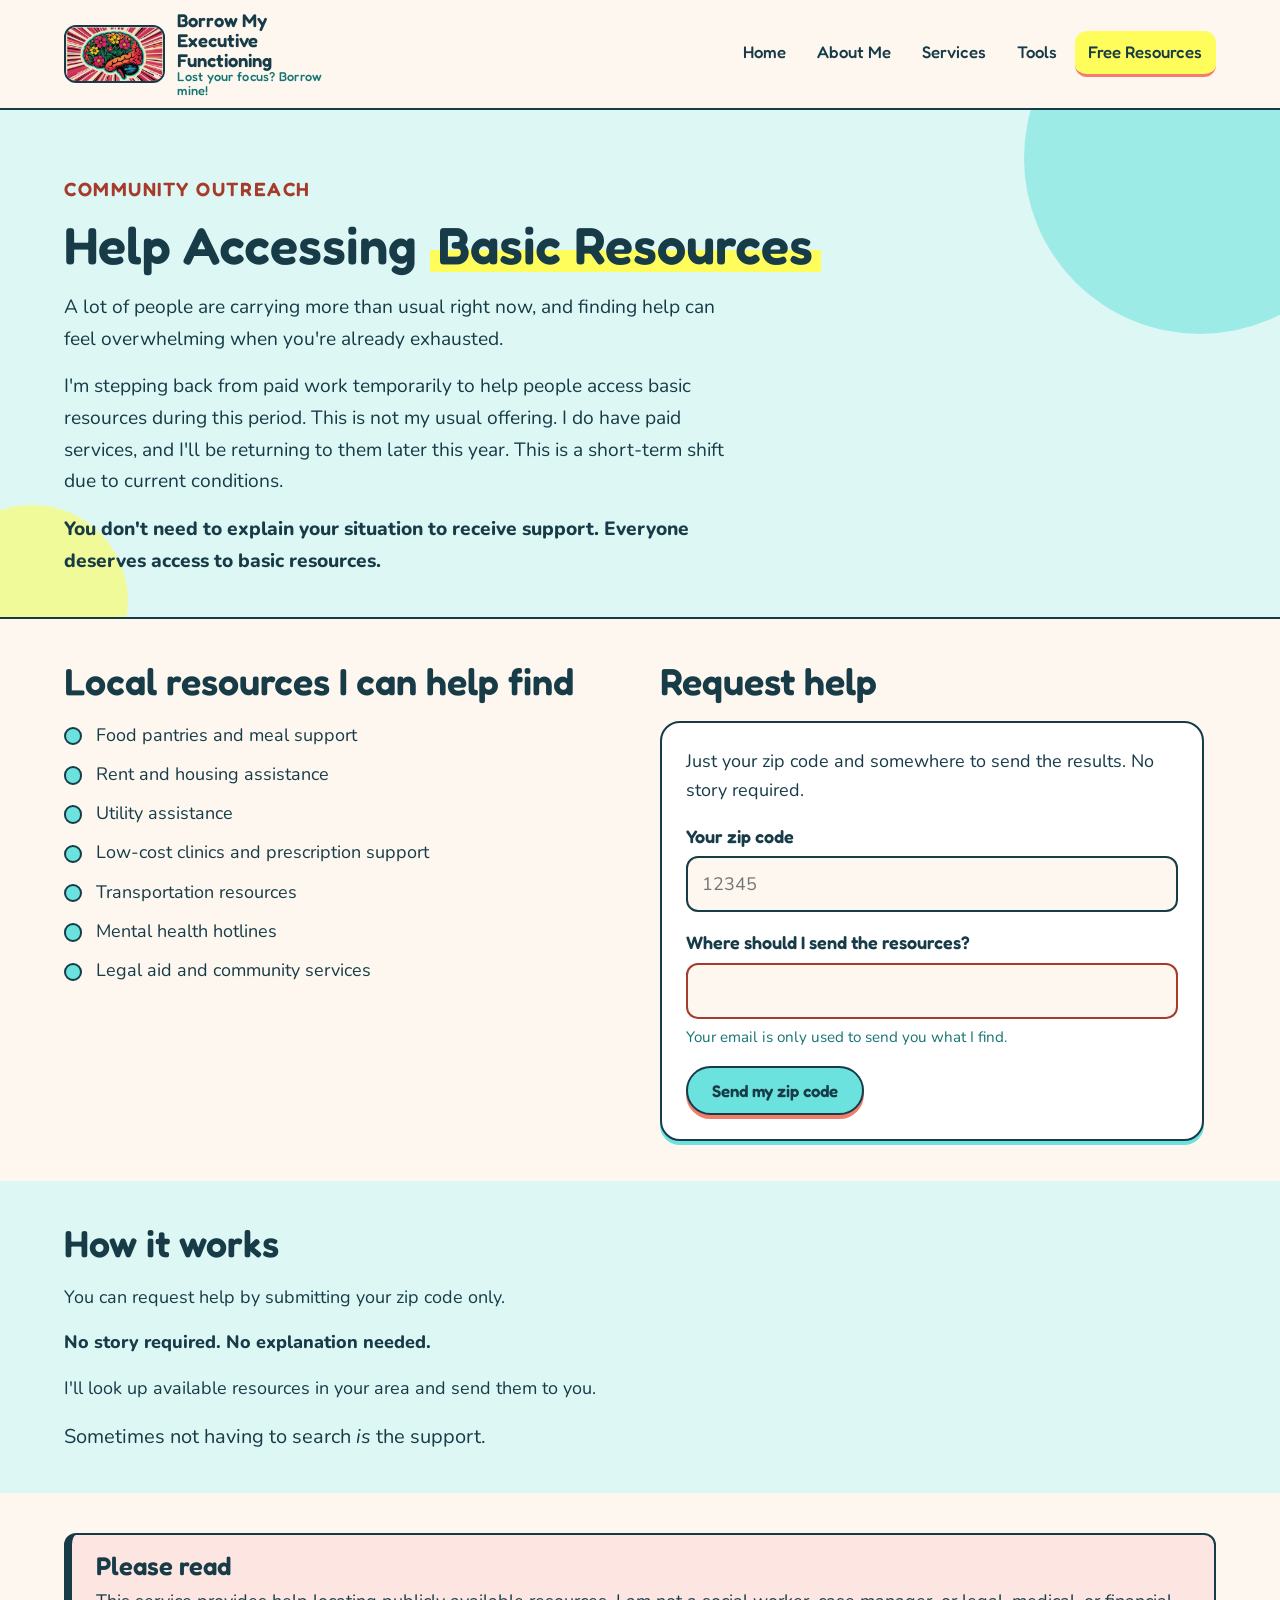
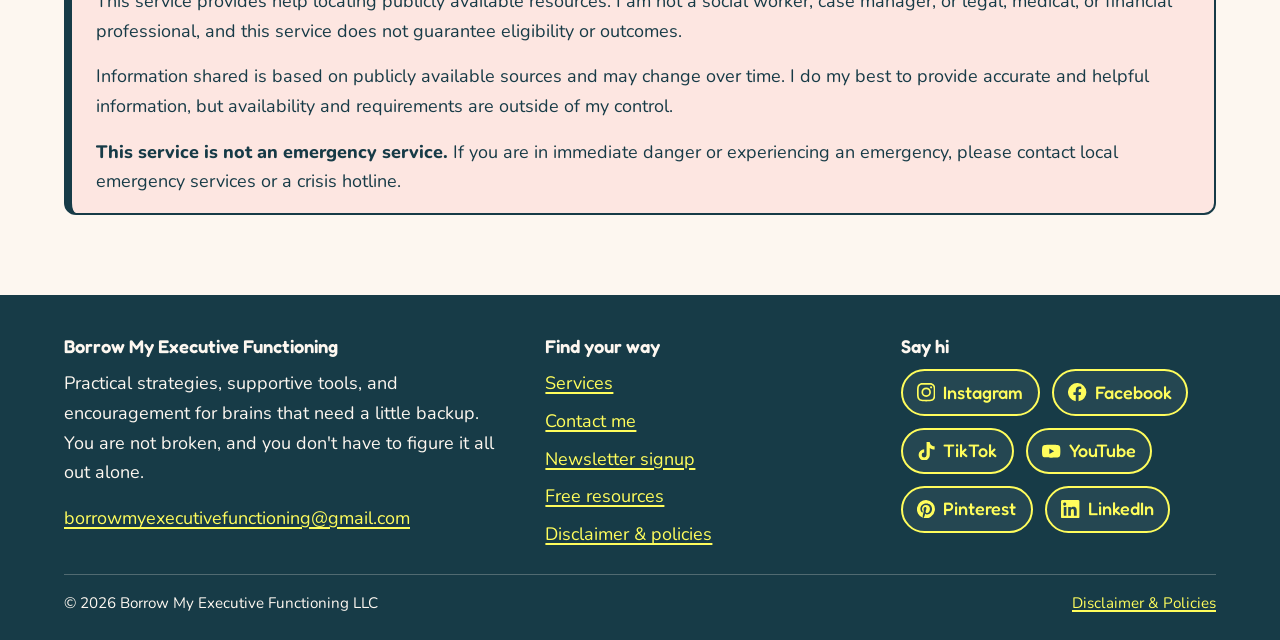
<file: site/free-resources.html>
<!DOCTYPE html>
<html lang="en">
<head>
  <meta charset="utf-8">
  <meta name="viewport" content="width=device-width, initial-scale=1">
  <title>Free Resources | Borrow My Executive Functioning</title>
  <meta name="description" content="Help accessing basic local resources: food, housing, utilities, clinics, transportation, hotlines, and legal aid. Send a zip code, no story required.">
  <link rel="icon" href="images/logo.png" type="image/png">
  <link rel="preconnect" href="https://fonts.googleapis.com">
  <link rel="preconnect" href="https://fonts.gstatic.com" crossorigin>
  <link href="https://fonts.googleapis.com/css2?family=Fredoka:wght@500;600&family=Nunito:ital,wght@0,400;0,700;0,800;1,400&display=swap" rel="stylesheet">
  <link rel="stylesheet" href="css/styles.css">
</head>
<body>
  <a class="skip-link" href="#main">Skip to main content</a>

  <header class="site-header">
    <div class="container">
      <a class="brand" href="index.html" aria-label="Borrow My Executive Functioning home">
        <img src="images/logo.png" alt="" width="640" height="352">
        <span class="brand-name"><span>Borrow My</span><span>Executive Functioning</span><span class="small">Lost your focus? Borrow mine!</span></span>
      </a>
      <button class="nav-toggle" type="button" aria-expanded="false" aria-controls="site-nav">
        <span class="bars" aria-hidden="true"></span>
        <span class="nav-toggle-text">Menu</span>
      </button>
      <nav class="site-nav" id="site-nav" aria-label="Main">
        <ul>
          <li><a href="index.html">Home</a></li>
          <li><a href="about.html">About Me</a></li>
          <li><a href="services.html">Services</a></li>
          <li><a href="tools.html">Tools</a></li>
          <li><a href="free-resources.html" aria-current="page">Free Resources</a></li>
        </ul>
      </nav>
    </div>
  </header>

  <main id="main" tabindex="-1">

    <section class="hero">
      <div class="container">
        <p class="kicker">Community outreach</p>
        <h1>Help Accessing <span class="hl">Basic Resources</span></h1>
        <div class="measure">
          <p class="lead">A lot of people are carrying more than usual right now, and finding help can feel overwhelming when you're already exhausted.</p>
          <p>I'm stepping back from paid work temporarily to help people access basic resources during this period. This is not my usual offering. I do have paid services, and I'll be returning to them later this year. This is a short-term shift due to current conditions.</p>
          <p><strong>You don't need to explain your situation to receive support. Everyone deserves access to basic resources.</strong></p>
        </div>
      </div>
    </section>

    <section class="section" aria-labelledby="resources-heading">
      <div class="container">
        <div class="split">
          <div>
            <h2 id="resources-heading">Local resources I can help find</h2>
            <ul class="checklist">
              <li>Food pantries and meal support</li>
              <li>Rent and housing assistance</li>
              <li>Utility assistance</li>
              <li>Low-cost clinics and prescription support</li>
              <li>Transportation resources</li>
              <li>Mental health hotlines</li>
              <li>Legal aid and community services</li>
            </ul>
          </div>
          <div>
            <h2 id="request-heading">Request help</h2>
            <form class="form-card" name="resource-request" method="POST" action="thanks.html?form=resources" data-netlify="true" netlify-honeypot="bot-field" aria-labelledby="request-heading">
              <input type="hidden" name="form-name" value="resource-request">
              <p class="honeypot" aria-hidden="true">
                <label>Leave this field empty <input name="bot-field" tabindex="-1" autocomplete="off"></label>
              </p>
              <p>Just your zip code and somewhere to send the results. No story required.</p>
              <div class="field">
                <label for="zip">Your zip code</label>
                <input id="zip" name="zip" type="text" inputmode="numeric" autocomplete="postal-code" placeholder="12345" pattern="[0-9]{5}(-[0-9]{4})?" title="A 5-digit US zip code" required>
              </div>
              <div class="field">
                <label for="zip-email">Where should I send the resources?</label>
                <input id="zip-email" name="email" type="email" autocomplete="email" required>
                <p class="hint">Your email is only used to send you what I find.</p>
              </div>
              <button class="btn" type="submit">Send my zip code</button>
            </form>
          </div>
        </div>
      </div>
    </section>

    <section class="section section--alt" aria-labelledby="how-heading">
      <div class="container">
        <div class="measure">
          <h2 id="how-heading">How it works</h2>
          <p>You can request help by submitting your zip code only.</p>
          <p><strong>No story required. No explanation needed.</strong></p>
          <p>I'll look up available resources in your area and send them to you.</p>
          <p class="lead">Sometimes not having to search <em>is</em> the support.</p>
        </div>
      </div>
    </section>

    <section class="section" aria-labelledby="disclaimer-heading">
      <div class="container">
        <div class="callout callout--coral" style="margin:0">
          <h3 id="disclaimer-heading">Please read</h3>
          <p>This service provides help locating publicly available resources. I am not a social worker, case manager, or legal, medical, or financial professional, and this service does not guarantee eligibility or outcomes.</p>
          <p>Information shared is based on publicly available sources and may change over time. I do my best to provide accurate and helpful information, but availability and requirements are outside of my control.</p>
          <p><strong>This service is not an emergency service.</strong> If you are in immediate danger or experiencing an emergency, please contact local emergency services or a crisis hotline.</p>
        </div>
      </div>
    </section>

  </main>

  <footer class="site-footer">
    <div class="container">
      <div class="footer-grid">
        <div>
          <h2>Borrow My Executive Functioning</h2>
          <p>Practical strategies, supportive tools, and encouragement for brains that need a little backup. You are not broken, and you don't have to figure it all out alone.</p>
          <p><a href="mailto:borrowmyexecutivefunctioning@gmail.com">borrowmyexecutivefunctioning@gmail.com</a></p>
        </div>
        <div>
          <h2>Find your way</h2>
          <ul>
            <li><a href="services.html">Services</a></li>
            <li><a href="contact.html">Contact me</a></li>
            <li><a href="newsletter.html">Newsletter signup</a></li>
            <li><a href="free-resources.html">Free resources</a></li>
            <li><a href="disclaimer.html">Disclaimer &amp; policies</a></li>
          </ul>
        </div>
        <div>
          <h2>Say hi</h2>
          <div class="social">
            <a href="https://www.instagram.com/borrowmyexecutivefunctioning/" target="_blank" rel="noopener" aria-label="Instagram (opens in a new tab)">
              <svg viewBox="0 0 24 24" aria-hidden="true"><path d="M12 2.2c3.2 0 3.6 0 4.8.1 1.2.1 1.8.2 2.2.4.6.2 1 .5 1.4.9.4.4.7.8.9 1.4.2.4.4 1 .4 2.2.1 1.3.1 1.6.1 4.8s0 3.6-.1 4.8c-.1 1.2-.2 1.8-.4 2.2-.2.6-.5 1-.9 1.4-.4.4-.8.7-1.4.9-.4.2-1 .4-2.2.4-1.3.1-1.6.1-4.8.1s-3.6 0-4.8-.1c-1.2-.1-1.8-.2-2.2-.4-.6-.2-1-.5-1.4-.9-.4-.4-.7-.8-.9-1.4-.2-.4-.4-1-.4-2.2C2.2 15.6 2.2 15.2 2.2 12s0-3.6.1-4.8c.1-1.2.2-1.8.4-2.2.2-.6.5-1 .9-1.4.4-.4.8-.7 1.4-.9.4-.2 1-.4 2.2-.4C8.4 2.2 8.8 2.2 12 2.2M12 0C8.7 0 8.3 0 7.1.1 5.8.1 4.9.3 4.1.6c-.8.3-1.5.7-2.1 1.4C1.3 2.6.9 3.3.6 4.1.3 4.9.1 5.8.1 7.1 0 8.3 0 8.7 0 12s0 3.7.1 4.9c.1 1.3.3 2.2.6 2.9.3.8.7 1.5 1.4 2.1.7.7 1.3 1.1 2.1 1.4.8.3 1.6.5 2.9.6C8.3 24 8.7 24 12 24s3.7 0 4.9-.1c1.3-.1 2.2-.3 2.9-.6.8-.3 1.5-.7 2.1-1.4.7-.7 1.1-1.3 1.4-2.1.3-.8.5-1.6.6-2.9.1-1.2.1-1.6.1-4.9s0-3.7-.1-4.9c-.1-1.3-.3-2.2-.6-2.9-.3-.8-.7-1.5-1.4-2.1C21.4 1.3 20.7.9 19.9.6 19.1.3 18.2.1 16.9.1 15.7 0 15.3 0 12 0zm0 5.8a6.2 6.2 0 1 0 0 12.4 6.2 6.2 0 0 0 0-12.4zM12 16a4 4 0 1 1 0-8 4 4 0 0 1 0 8zm6.4-11.8a1.4 1.4 0 1 0 0 2.9 1.4 1.4 0 0 0 0-2.9z"/></svg>
              Instagram
            </a>
            <a href="https://www.facebook.com/people/Borrow-My-Executive-Functioning/61579796741251/" target="_blank" rel="noopener" aria-label="Facebook (opens in a new tab)">
              <svg viewBox="0 0 24 24" aria-hidden="true"><path d="M24 12a12 12 0 1 0-13.9 11.9v-8.4H7.1V12h3V9.4c0-3 1.8-4.7 4.5-4.7 1.3 0 2.7.2 2.7.2v3h-1.5c-1.5 0-2 .9-2 1.9V12h3.3l-.5 3.5h-2.8v8.4A12 12 0 0 0 24 12z"/></svg>
              Facebook
            </a>
            <a href="https://www.tiktok.com/@borrowmybrain" target="_blank" rel="noopener" aria-label="TikTok (opens in a new tab)">
              <svg viewBox="0 0 24 24" aria-hidden="true"><path d="M12.5 0h4.1c.3 2.4 1.6 4.4 3.9 5.2.8.3 1.6.4 2.5.4v4.1c-2.3 0-4.4-.7-6.3-2v9.1A7.3 7.3 0 1 1 9.4 9.6v4.2a3.2 3.2 0 1 0 3.1 3.1V0z"/></svg>
              TikTok
            </a>
            <a href="https://www.youtube.com/@BorrowMyExecutiveFunctioning" target="_blank" rel="noopener" aria-label="YouTube (opens in a new tab)">
              <svg viewBox="0 0 24 24" aria-hidden="true"><path d="M23.5 6.2a3 3 0 0 0-2.1-2.1C19.5 3.6 12 3.6 12 3.6s-7.5 0-9.4.5A3 3 0 0 0 .5 6.2C0 8.1 0 12 0 12s0 3.9.5 5.8a3 3 0 0 0 2.1 2.1c1.9.5 9.4.5 9.4.5s7.5 0 9.4-.5a3 3 0 0 0 2.1-2.1c.5-1.9.5-5.8.5-5.8s0-3.9-.5-5.8zM9.6 15.6V8.4l6.2 3.6-6.2 3.6z"/></svg>
              YouTube
            </a>
            <a href="https://www.pinterest.com/borrowmyexecutivefunctioning/_profile/" target="_blank" rel="noopener" aria-label="Pinterest (opens in a new tab)">
              <svg viewBox="0 0 24 24" aria-hidden="true"><path d="M12 0a12 12 0 0 0-4.4 23.2c-.1-.9-.2-2.4 0-3.4l1.4-6s-.4-.7-.4-1.8c0-1.7 1-2.9 2.2-2.9 1 0 1.5.8 1.5 1.7 0 1-.7 2.6-1 4-.3 1.2.6 2.2 1.8 2.2 2.1 0 3.8-2.2 3.8-5.5 0-2.9-2.1-4.9-5-4.9-3.4 0-5.4 2.6-5.4 5.2 0 1 .4 2.1.9 2.7.1.1.1.2.1.3l-.3 1.4c-.1.2-.2.3-.4.2-1.5-.7-2.4-2.9-2.4-4.6 0-3.8 2.7-7.2 7.9-7.2 4.1 0 7.3 2.9 7.3 6.9 0 4.1-2.6 7.4-6.2 7.4-1.2 0-2.4-.6-2.7-1.4l-.8 2.9c-.3 1-1 2.4-1.5 3.2A12 12 0 1 0 12 0z"/></svg>
              Pinterest
            </a>
            <a href="https://www.linkedin.com/company/borrow-my-executive-functioning/" target="_blank" rel="noopener" aria-label="LinkedIn (opens in a new tab)">
              <svg viewBox="0 0 24 24" aria-hidden="true"><path d="M20.4 20.5h-3.6v-5.6c0-1.3 0-3-1.8-3s-2.1 1.4-2.1 2.9v5.7H9.4V9h3.4v1.6c.5-.9 1.6-1.8 3.4-1.8 3.6 0 4.3 2.4 4.3 5.5v6.2zM5.3 7.4a2.1 2.1 0 1 1 0-4.1 2.1 2.1 0 0 1 0 4.1zM7.1 20.5H3.6V9h3.5v11.5zM22.2 0H1.8C.8 0 0 .8 0 1.7v20.6c0 .9.8 1.7 1.8 1.7h20.4c1 0 1.8-.8 1.8-1.7V1.7C24 .8 23.2 0 22.2 0z"/></svg>
              LinkedIn
            </a>
          </div>
        </div>
      </div>
      <div class="footer-bottom">
        <span>&copy; 2026 Borrow My Executive Functioning LLC</span>
        <span><a href="disclaimer.html">Disclaimer &amp; Policies</a></span>
      </div>
    </div>
  </footer>

  <script src="js/main.js"></script>
</body>
</html>
</file>
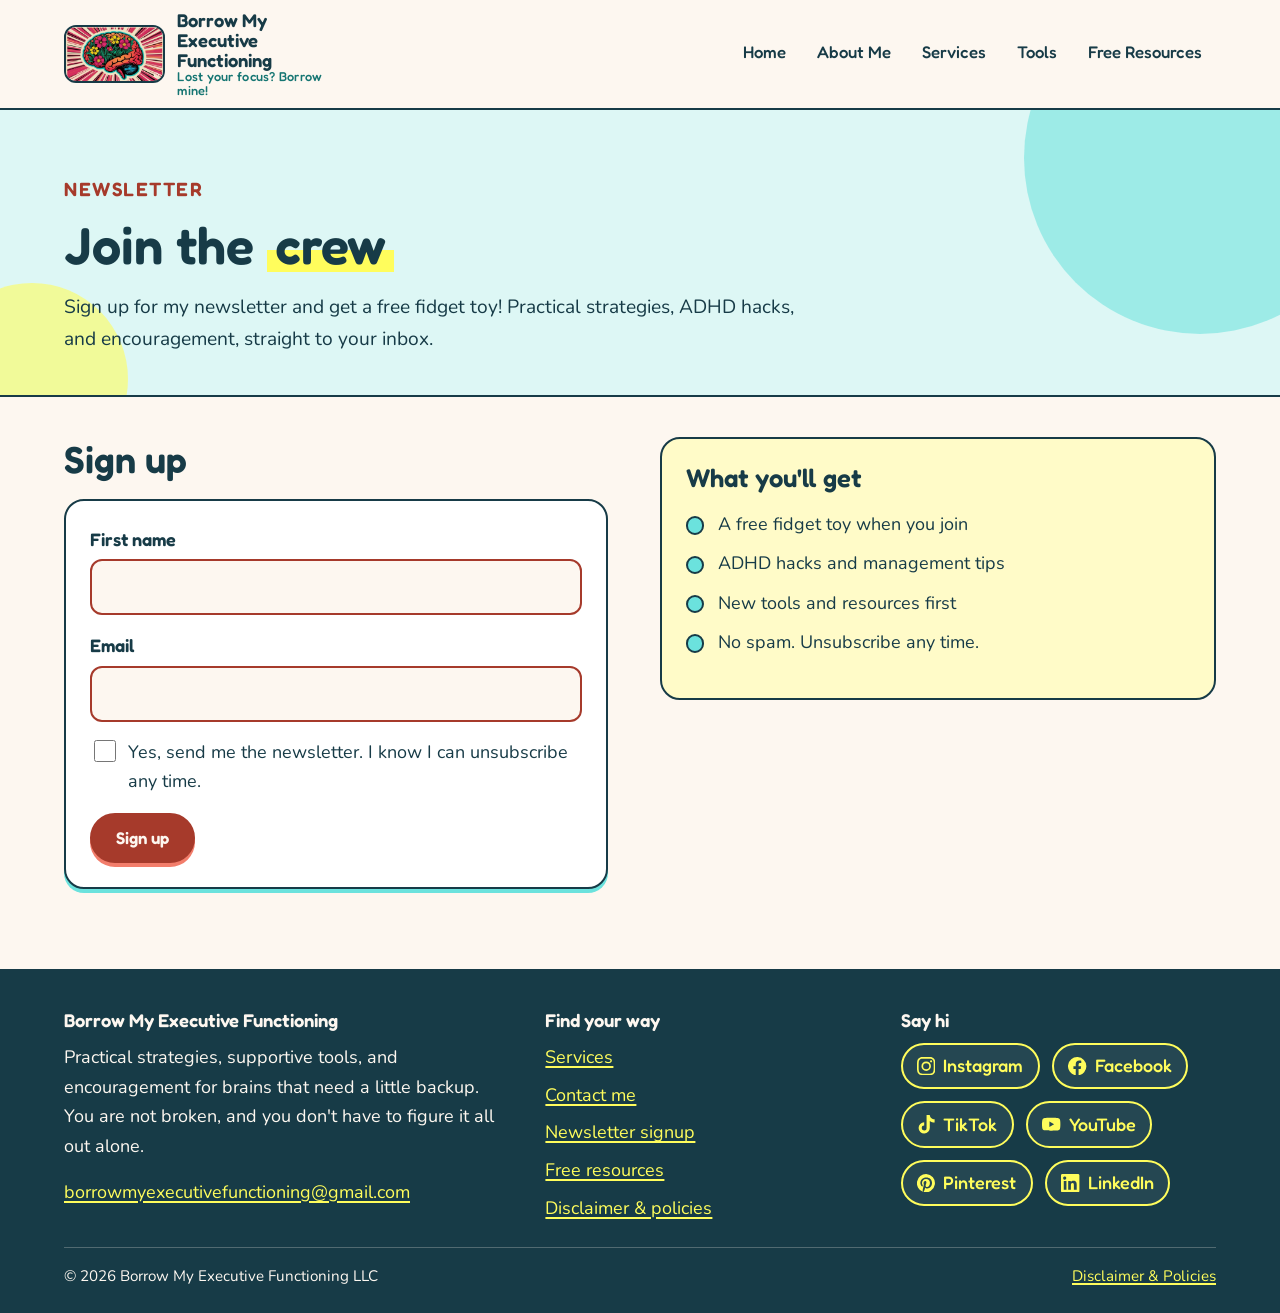
<file: site/newsletter.html>
<!DOCTYPE html>
<html lang="en">
<head>
  <meta charset="utf-8">
  <meta name="viewport" content="width=device-width, initial-scale=1">
  <title>Newsletter Signup | Borrow My Executive Functioning</title>
  <meta name="description" content="Join the Borrow My Executive Functioning newsletter and get a free fidget toy.">
  <link rel="icon" href="images/logo.png" type="image/png">
  <link rel="preconnect" href="https://fonts.googleapis.com">
  <link rel="preconnect" href="https://fonts.gstatic.com" crossorigin>
  <link href="https://fonts.googleapis.com/css2?family=Fredoka:wght@500;600&family=Nunito:ital,wght@0,400;0,700;0,800;1,400&display=swap" rel="stylesheet">
  <link rel="stylesheet" href="css/styles.css">
</head>
<body>
  <a class="skip-link" href="#main">Skip to main content</a>

  <header class="site-header">
    <div class="container">
      <a class="brand" href="index.html" aria-label="Borrow My Executive Functioning home">
        <img src="images/logo.png" alt="" width="640" height="352">
        <span class="brand-name"><span>Borrow My</span><span>Executive Functioning</span><span class="small">Lost your focus? Borrow mine!</span></span>
      </a>
      <button class="nav-toggle" type="button" aria-expanded="false" aria-controls="site-nav">
        <span class="bars" aria-hidden="true"></span>
        <span class="nav-toggle-text">Menu</span>
      </button>
      <nav class="site-nav" id="site-nav" aria-label="Main">
        <ul>
          <li><a href="index.html">Home</a></li>
          <li><a href="about.html">About Me</a></li>
          <li><a href="services.html">Services</a></li>
          <li><a href="tools.html">Tools</a></li>
          <li><a href="free-resources.html">Free Resources</a></li>
        </ul>
      </nav>
    </div>
  </header>

  <main id="main" tabindex="-1">

    <section class="hero">
      <div class="container">
        <p class="kicker">Newsletter</p>
        <h1>Join the <span class="hl">crew</span></h1>
        <p class="lead measure">Sign up for my newsletter and get a free fidget toy! Practical strategies, ADHD hacks, and encouragement, straight to your inbox.</p>
      </div>
    </section>

    <section class="section">
      <div class="container">
        <div class="split">
          <div>
            <h2 id="signup-heading">Sign up</h2>
            <form class="form-card" name="newsletter" method="POST" action="thanks.html?form=newsletter" data-netlify="true" netlify-honeypot="bot-field" aria-labelledby="signup-heading">
              <input type="hidden" name="form-name" value="newsletter">
              <p class="honeypot" aria-hidden="true">
                <label>Leave this field empty <input name="bot-field" tabindex="-1" autocomplete="off"></label>
              </p>
              <div class="field">
                <label for="nl-name">First name</label>
                <input id="nl-name" name="name" type="text" autocomplete="given-name" required>
              </div>
              <div class="field">
                <label for="nl-email">Email</label>
                <input id="nl-email" name="email" type="email" autocomplete="email" required>
              </div>
              <div class="field field--check">
                <input id="nl-consent" name="consent" type="checkbox" value="yes" required>
                <label for="nl-consent">Yes, send me the newsletter. I know I can unsubscribe any time.</label>
              </div>
              <button class="btn btn--secondary" type="submit">Sign up</button>
            </form>
          </div>
          <div>
            <div class="card card--lemon">
              <h3>What you'll get</h3>
              <ul class="checklist">
                <li>A free fidget toy when you join</li>
                <li>ADHD hacks and management tips</li>
                <li>New tools and resources first</li>
                <li>No spam. Unsubscribe any time.</li>
              </ul>
            </div>
          </div>
        </div>
      </div>
    </section>

  </main>

  <footer class="site-footer">
    <div class="container">
      <div class="footer-grid">
        <div>
          <h2>Borrow My Executive Functioning</h2>
          <p>Practical strategies, supportive tools, and encouragement for brains that need a little backup. You are not broken, and you don't have to figure it all out alone.</p>
          <p><a href="mailto:borrowmyexecutivefunctioning@gmail.com">borrowmyexecutivefunctioning@gmail.com</a></p>
        </div>
        <div>
          <h2>Find your way</h2>
          <ul>
            <li><a href="services.html">Services</a></li>
            <li><a href="contact.html">Contact me</a></li>
            <li><a href="newsletter.html">Newsletter signup</a></li>
            <li><a href="free-resources.html">Free resources</a></li>
            <li><a href="disclaimer.html">Disclaimer &amp; policies</a></li>
          </ul>
        </div>
        <div>
          <h2>Say hi</h2>
          <div class="social">
            <a href="https://www.instagram.com/borrowmyexecutivefunctioning/" target="_blank" rel="noopener" aria-label="Instagram (opens in a new tab)">
              <svg viewBox="0 0 24 24" aria-hidden="true"><path d="M12 2.2c3.2 0 3.6 0 4.8.1 1.2.1 1.8.2 2.2.4.6.2 1 .5 1.4.9.4.4.7.8.9 1.4.2.4.4 1 .4 2.2.1 1.3.1 1.6.1 4.8s0 3.6-.1 4.8c-.1 1.2-.2 1.8-.4 2.2-.2.6-.5 1-.9 1.4-.4.4-.8.7-1.4.9-.4.2-1 .4-2.2.4-1.3.1-1.6.1-4.8.1s-3.6 0-4.8-.1c-1.2-.1-1.8-.2-2.2-.4-.6-.2-1-.5-1.4-.9-.4-.4-.7-.8-.9-1.4-.2-.4-.4-1-.4-2.2C2.2 15.6 2.2 15.2 2.2 12s0-3.6.1-4.8c.1-1.2.2-1.8.4-2.2.2-.6.5-1 .9-1.4.4-.4.8-.7 1.4-.9.4-.2 1-.4 2.2-.4C8.4 2.2 8.8 2.2 12 2.2M12 0C8.7 0 8.3 0 7.1.1 5.8.1 4.9.3 4.1.6c-.8.3-1.5.7-2.1 1.4C1.3 2.6.9 3.3.6 4.1.3 4.9.1 5.8.1 7.1 0 8.3 0 8.7 0 12s0 3.7.1 4.9c.1 1.3.3 2.2.6 2.9.3.8.7 1.5 1.4 2.1.7.7 1.3 1.1 2.1 1.4.8.3 1.6.5 2.9.6C8.3 24 8.7 24 12 24s3.7 0 4.9-.1c1.3-.1 2.2-.3 2.9-.6.8-.3 1.5-.7 2.1-1.4.7-.7 1.1-1.3 1.4-2.1.3-.8.5-1.6.6-2.9.1-1.2.1-1.6.1-4.9s0-3.7-.1-4.9c-.1-1.3-.3-2.2-.6-2.9-.3-.8-.7-1.5-1.4-2.1C21.4 1.3 20.7.9 19.9.6 19.1.3 18.2.1 16.9.1 15.7 0 15.3 0 12 0zm0 5.8a6.2 6.2 0 1 0 0 12.4 6.2 6.2 0 0 0 0-12.4zM12 16a4 4 0 1 1 0-8 4 4 0 0 1 0 8zm6.4-11.8a1.4 1.4 0 1 0 0 2.9 1.4 1.4 0 0 0 0-2.9z"/></svg>
              Instagram
            </a>
            <a href="https://www.facebook.com/people/Borrow-My-Executive-Functioning/61579796741251/" target="_blank" rel="noopener" aria-label="Facebook (opens in a new tab)">
              <svg viewBox="0 0 24 24" aria-hidden="true"><path d="M24 12a12 12 0 1 0-13.9 11.9v-8.4H7.1V12h3V9.4c0-3 1.8-4.7 4.5-4.7 1.3 0 2.7.2 2.7.2v3h-1.5c-1.5 0-2 .9-2 1.9V12h3.3l-.5 3.5h-2.8v8.4A12 12 0 0 0 24 12z"/></svg>
              Facebook
            </a>
            <a href="https://www.tiktok.com/@borrowmybrain" target="_blank" rel="noopener" aria-label="TikTok (opens in a new tab)">
              <svg viewBox="0 0 24 24" aria-hidden="true"><path d="M12.5 0h4.1c.3 2.4 1.6 4.4 3.9 5.2.8.3 1.6.4 2.5.4v4.1c-2.3 0-4.4-.7-6.3-2v9.1A7.3 7.3 0 1 1 9.4 9.6v4.2a3.2 3.2 0 1 0 3.1 3.1V0z"/></svg>
              TikTok
            </a>
            <a href="https://www.youtube.com/@BorrowMyExecutiveFunctioning" target="_blank" rel="noopener" aria-label="YouTube (opens in a new tab)">
              <svg viewBox="0 0 24 24" aria-hidden="true"><path d="M23.5 6.2a3 3 0 0 0-2.1-2.1C19.5 3.6 12 3.6 12 3.6s-7.5 0-9.4.5A3 3 0 0 0 .5 6.2C0 8.1 0 12 0 12s0 3.9.5 5.8a3 3 0 0 0 2.1 2.1c1.9.5 9.4.5 9.4.5s7.5 0 9.4-.5a3 3 0 0 0 2.1-2.1c.5-1.9.5-5.8.5-5.8s0-3.9-.5-5.8zM9.6 15.6V8.4l6.2 3.6-6.2 3.6z"/></svg>
              YouTube
            </a>
            <a href="https://www.pinterest.com/borrowmyexecutivefunctioning/_profile/" target="_blank" rel="noopener" aria-label="Pinterest (opens in a new tab)">
              <svg viewBox="0 0 24 24" aria-hidden="true"><path d="M12 0a12 12 0 0 0-4.4 23.2c-.1-.9-.2-2.4 0-3.4l1.4-6s-.4-.7-.4-1.8c0-1.7 1-2.9 2.2-2.9 1 0 1.5.8 1.5 1.7 0 1-.7 2.6-1 4-.3 1.2.6 2.2 1.8 2.2 2.1 0 3.8-2.2 3.8-5.5 0-2.9-2.1-4.9-5-4.9-3.4 0-5.4 2.6-5.4 5.2 0 1 .4 2.1.9 2.7.1.1.1.2.1.3l-.3 1.4c-.1.2-.2.3-.4.2-1.5-.7-2.4-2.9-2.4-4.6 0-3.8 2.7-7.2 7.9-7.2 4.1 0 7.3 2.9 7.3 6.9 0 4.1-2.6 7.4-6.2 7.4-1.2 0-2.4-.6-2.7-1.4l-.8 2.9c-.3 1-1 2.4-1.5 3.2A12 12 0 1 0 12 0z"/></svg>
              Pinterest
            </a>
            <a href="https://www.linkedin.com/company/borrow-my-executive-functioning/" target="_blank" rel="noopener" aria-label="LinkedIn (opens in a new tab)">
              <svg viewBox="0 0 24 24" aria-hidden="true"><path d="M20.4 20.5h-3.6v-5.6c0-1.3 0-3-1.8-3s-2.1 1.4-2.1 2.9v5.7H9.4V9h3.4v1.6c.5-.9 1.6-1.8 3.4-1.8 3.6 0 4.3 2.4 4.3 5.5v6.2zM5.3 7.4a2.1 2.1 0 1 1 0-4.1 2.1 2.1 0 0 1 0 4.1zM7.1 20.5H3.6V9h3.5v11.5zM22.2 0H1.8C.8 0 0 .8 0 1.7v20.6c0 .9.8 1.7 1.8 1.7h20.4c1 0 1.8-.8 1.8-1.7V1.7C24 .8 23.2 0 22.2 0z"/></svg>
              LinkedIn
            </a>
          </div>
        </div>
      </div>
      <div class="footer-bottom">
        <span>&copy; 2026 Borrow My Executive Functioning LLC</span>
        <span><a href="disclaimer.html">Disclaimer &amp; Policies</a></span>
      </div>
    </div>
  </footer>

  <script src="js/main.js"></script>
</body>
</html>
</file>
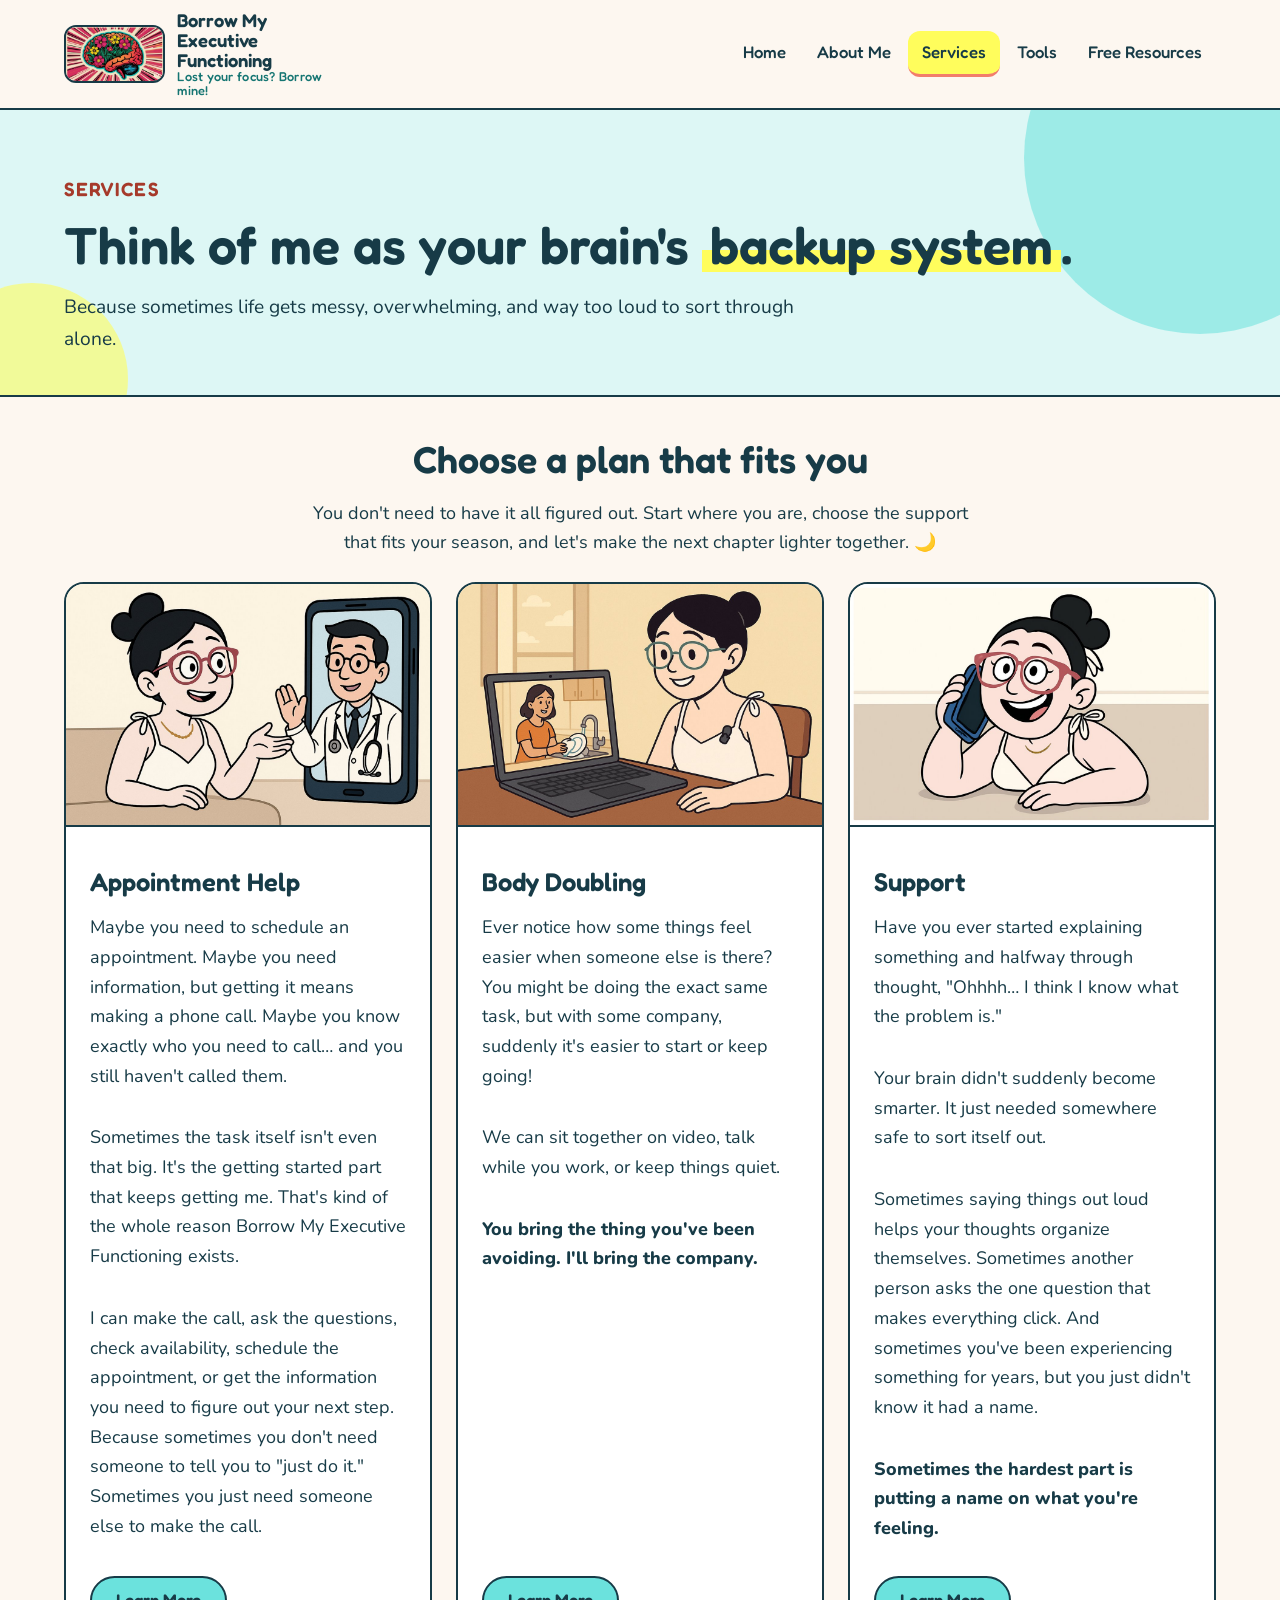
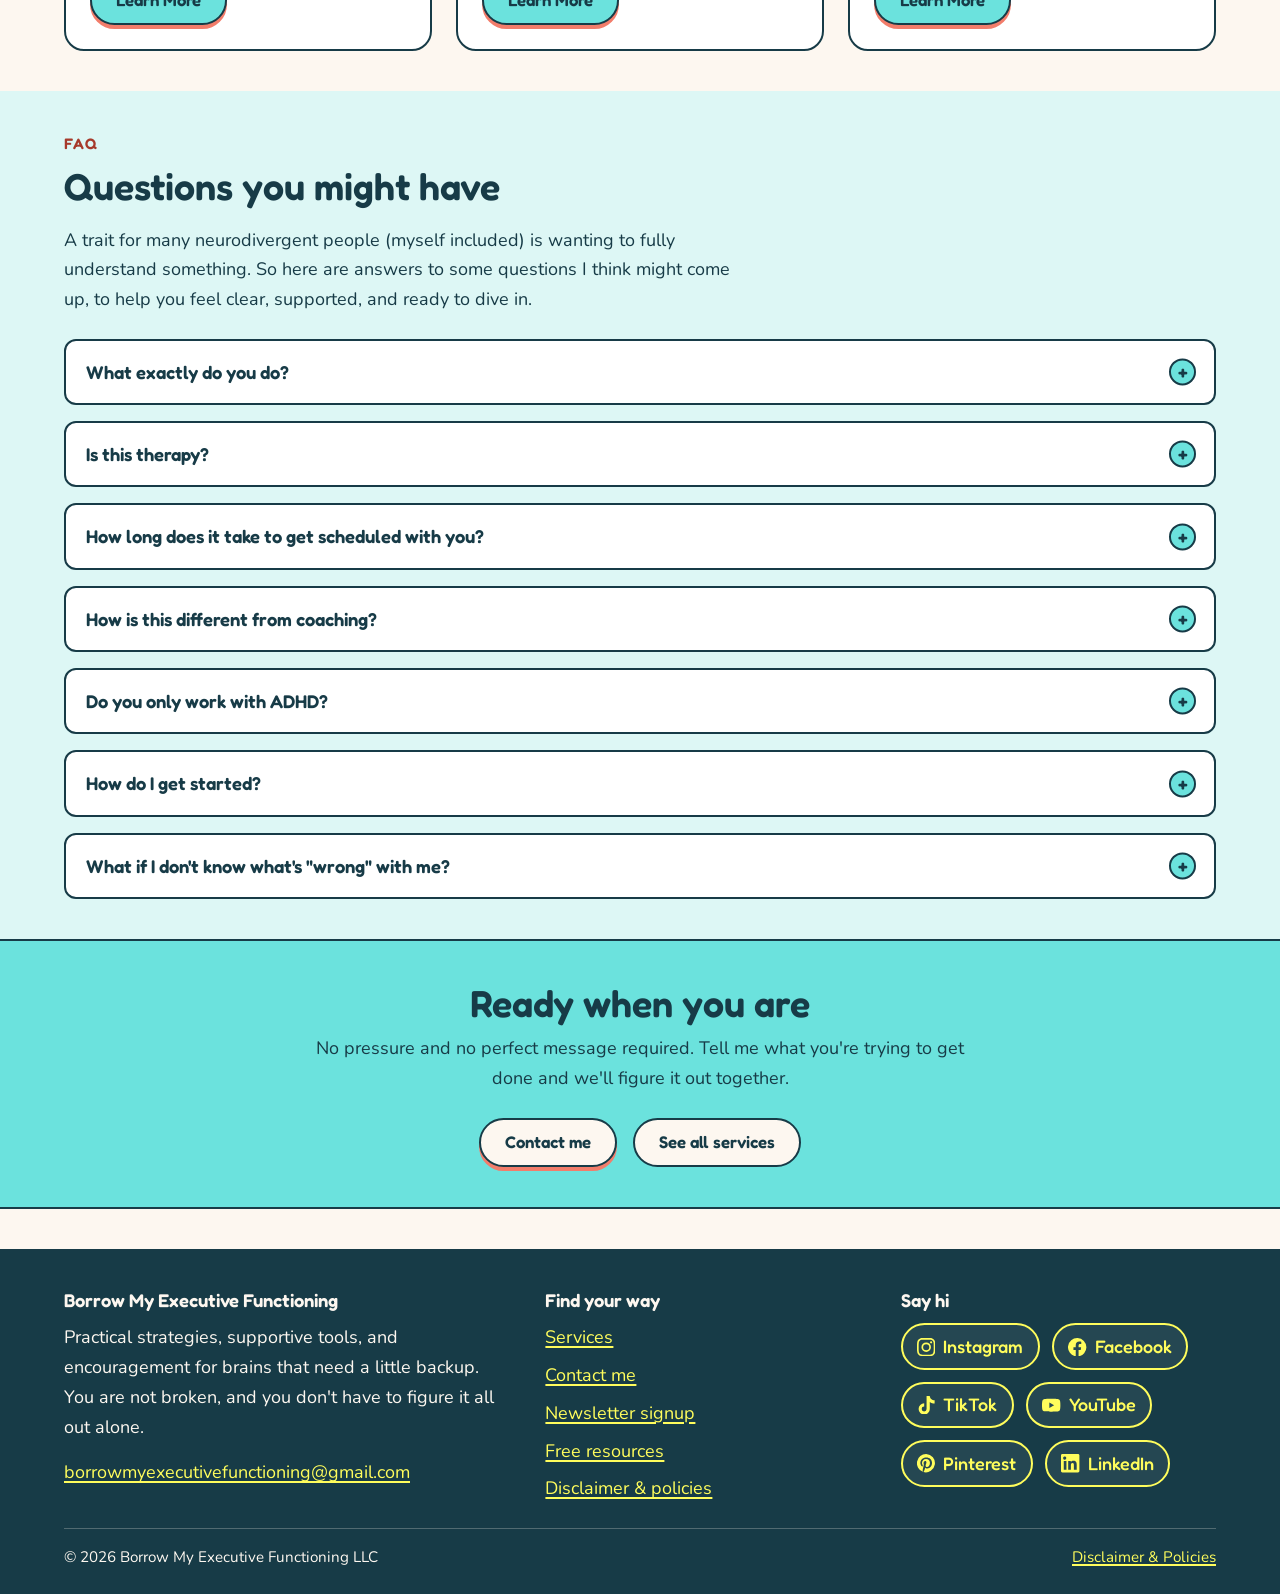
<file: site/services.html>
<!DOCTYPE html>
<html lang="en">
<head>
  <meta charset="utf-8">
  <meta name="viewport" content="width=device-width, initial-scale=1">
  <title>Services | Borrow My Executive Functioning</title>
  <meta name="description" content="Appointment help, body doubling, and support sessions. Choose the plan that fits you.">
  <link rel="icon" href="images/logo.png" type="image/png">
  <link rel="preconnect" href="https://fonts.googleapis.com">
  <link rel="preconnect" href="https://fonts.gstatic.com" crossorigin>
  <link href="https://fonts.googleapis.com/css2?family=Fredoka:wght@500;600&family=Nunito:ital,wght@0,400;0,700;0,800;1,400&display=swap" rel="stylesheet">
  <link rel="stylesheet" href="css/styles.css">
</head>
<body>
  <a class="skip-link" href="#main">Skip to main content</a>

  <header class="site-header">
    <div class="container">
      <a class="brand" href="index.html" aria-label="Borrow My Executive Functioning home">
        <img src="images/logo.png" alt="" width="640" height="352">
        <span class="brand-name"><span>Borrow My</span><span>Executive Functioning</span><span class="small">Lost your focus? Borrow mine!</span></span>
      </a>
      <button class="nav-toggle" type="button" aria-expanded="false" aria-controls="site-nav">
        <span class="bars" aria-hidden="true"></span>
        <span class="nav-toggle-text">Menu</span>
      </button>
      <nav class="site-nav" id="site-nav" aria-label="Main">
        <ul>
          <li><a href="index.html">Home</a></li>
          <li><a href="about.html">About Me</a></li>
          <li><a href="services.html" aria-current="page">Services</a></li>
          <li><a href="tools.html">Tools</a></li>
          <li><a href="free-resources.html">Free Resources</a></li>
        </ul>
      </nav>
    </div>
  </header>

  <main id="main" tabindex="-1">

    <section class="hero">
      <div class="container">
        <p class="kicker">Services</p>
        <h1>Think of me as your brain's <span class="hl">backup system</span>.</h1>
        <p class="lead measure">Because sometimes life gets messy, overwhelming, and way too loud to sort through alone.</p>
      </div>
    </section>

    <section class="section" aria-labelledby="plans-heading">
      <div class="container">
        <div class="section-heading center">
          <h2 id="plans-heading">Choose a plan that fits you</h2>
          <p class="measure">You don't need to have it all figured out. Start where you are, choose the support that fits your season, and let's make the next chapter lighter together. &#127769;</p>
        </div>

        <div class="card-grid">
          <article class="card card--media">
            <img src="images/appointment-help.jpg" alt="Cartoon of Katie smiling while making a phone call" loading="lazy" width="1200" height="800">
            <div class="card-body">
              <h3>Appointment Help</h3>
              <p>Maybe you need to schedule an appointment. Maybe you need information, but getting it means making a phone call. Maybe you know exactly who you need to call&hellip; and you still haven't called them.</p>
              <p>Sometimes the task itself isn't even that big. It's the getting started part that keeps getting me. That's kind of the whole reason Borrow My Executive Functioning exists.</p>
              <p>I can make the call, ask the questions, check availability, schedule the appointment, or get the information you need to figure out your next step. Because sometimes you don't need someone to tell you to "just do it." Sometimes you just need someone else to make the call.</p>
              <a class="btn" href="appointment-help.html">Learn More</a>
            </div>
          </article>

          <article class="card card--media">
            <img src="images/body-doubling.jpg" alt="Cartoon of two people working side by side" loading="lazy" width="1200" height="800">
            <div class="card-body">
              <h3>Body Doubling</h3>
              <p>Ever notice how some things feel easier when someone else is there? You might be doing the exact same task, but with some company, suddenly it's easier to start or keep going!</p>
              <p>We can sit together on video, talk while you work, or keep things quiet.</p>
              <p><strong>You bring the thing you've been avoiding. I'll bring the company.</strong></p>
              <a class="btn" href="body-doubling.html">Learn More</a>
            </div>
          </article>

          <article class="card card--media">
            <img src="images/support.jpg" alt="Cartoon of Katie chatting happily on the phone" loading="lazy" width="1200" height="800">
            <div class="card-body">
              <h3>Support</h3>
              <p>Have you ever started explaining something and halfway through thought, "Ohhhh&hellip; I think I know what the problem is."</p>
              <p>Your brain didn't suddenly become smarter. It just needed somewhere safe to sort itself out.</p>
              <p>Sometimes saying things out loud helps your thoughts organize themselves. Sometimes another person asks the one question that makes everything click. And sometimes you've been experiencing something for years, but you just didn't know it had a name.</p>
              <p><strong>Sometimes the hardest part is putting a name on what you're feeling.</strong></p>
              <a class="btn" href="support.html">Learn More</a>
            </div>
          </article>
        </div>
      </div>
    </section>

    <section class="section section--alt" aria-labelledby="faq-heading">
      <div class="container">
        <div class="section-heading">
          <p class="kicker">FAQ</p>
          <h2 id="faq-heading">Questions you might have</h2>
          <p class="measure">A trait for many neurodivergent people (myself included) is wanting to fully understand something. So here are answers to some questions I think might come up, to help you feel clear, supported, and ready to dive in.</p>
        </div>
        <div class="faq">
          <details>
            <summary>What exactly do you do?</summary>
            <div class="faq-body"><p>I help people who feel overwhelmed (neurodivergent or not) find ways to make life more manageable. I'm part consultant, part accountability partner, and part creative resource-maker. So you don't just get advice, you get tools that actually work for <em>your</em> brain.</p></div>
          </details>
          <details>
            <summary>Is this therapy?</summary>
            <div class="faq-body"><p>Nope! I'm not a therapist, but I am HIPAA certified! I'm more like your teammate, strategist, and cheerleader rolled into one.</p><p>If therapy is a sword, think of me as the shield that helps you hold steady day-to-day. And if therapy is the step you want to take, I can help you <em>find</em> someone and give you the words to bring into that first appointment.</p></div>
          </details>
          <details>
            <summary>How long does it take to get scheduled with you?</summary>
            <div class="faq-body"><p>I do have a day job, so my calendar isn't wide open. But I'll <em>always</em> respond within 1 to 2 business days, even if it's just to let you know my upcoming availability.</p></div>
          </details>
          <details>
            <summary>How is this different from coaching?</summary>
            <div class="faq-body"><p>Coaching often pushes goals in a structured way. I meet you where you are, using creativity and flexibility. It's less about hustling harder and more about making life feel <em>doable</em>.</p></div>
          </details>
          <details>
            <summary>Do you only work with ADHD?</summary>
            <div class="faq-body"><p>Not at all! While ADHD is a big focus, I also help with executive dysfunction from things like anxiety, depression, trauma, PMDD, and burnout.</p><p>In the first five minutes or first message, if I feel like I can't help you properly, I will let you know.</p></div>
          </details>
          <details>
            <summary>How do I get started?</summary>
            <div class="faq-body"><p>Easy peasy! Just reach out through the <a href="contact.html">contact form</a>, or book a first call. We'll start by talking about where you are right now and what you'd like to feel instead.</p></div>
          </details>
          <details>
            <summary>What if I don't know what's "wrong" with me?</summary>
            <div class="faq-body"><p>Then you're in the right place! You can tell me your struggles in your own words, and I'll help you find the vocabulary, tools, and pathways forward.</p></div>
          </details>
        </div>
      </div>
    </section>
    <section class="cta-band">
      <div class="container">
        <h2>Ready when you are</h2>
        <p class="measure" style="margin-inline:auto">No pressure and no perfect message required. Tell me what you're trying to get done and we'll figure it out together.</p>
        <div class="btn-row">
          <a class="btn" href="contact.html">Contact me</a>
          <a class="btn btn--outline" href="services.html">See all services</a>
        </div>
      </div>
    </section>

  </main>

  <footer class="site-footer">
    <div class="container">
      <div class="footer-grid">
        <div>
          <h2>Borrow My Executive Functioning</h2>
          <p>Practical strategies, supportive tools, and encouragement for brains that need a little backup. You are not broken, and you don't have to figure it all out alone.</p>
          <p><a href="mailto:borrowmyexecutivefunctioning@gmail.com">borrowmyexecutivefunctioning@gmail.com</a></p>
        </div>
        <div>
          <h2>Find your way</h2>
          <ul>
            <li><a href="services.html">Services</a></li>
            <li><a href="contact.html">Contact me</a></li>
            <li><a href="newsletter.html">Newsletter signup</a></li>
            <li><a href="free-resources.html">Free resources</a></li>
            <li><a href="disclaimer.html">Disclaimer &amp; policies</a></li>
          </ul>
        </div>
        <div>
          <h2>Say hi</h2>
          <div class="social">
            <a href="https://www.instagram.com/borrowmyexecutivefunctioning/" target="_blank" rel="noopener" aria-label="Instagram (opens in a new tab)">
              <svg viewBox="0 0 24 24" aria-hidden="true"><path d="M12 2.2c3.2 0 3.6 0 4.8.1 1.2.1 1.8.2 2.2.4.6.2 1 .5 1.4.9.4.4.7.8.9 1.4.2.4.4 1 .4 2.2.1 1.3.1 1.6.1 4.8s0 3.6-.1 4.8c-.1 1.2-.2 1.8-.4 2.2-.2.6-.5 1-.9 1.4-.4.4-.8.7-1.4.9-.4.2-1 .4-2.2.4-1.3.1-1.6.1-4.8.1s-3.6 0-4.8-.1c-1.2-.1-1.8-.2-2.2-.4-.6-.2-1-.5-1.4-.9-.4-.4-.7-.8-.9-1.4-.2-.4-.4-1-.4-2.2C2.2 15.6 2.2 15.2 2.2 12s0-3.6.1-4.8c.1-1.2.2-1.8.4-2.2.2-.6.5-1 .9-1.4.4-.4.8-.7 1.4-.9.4-.2 1-.4 2.2-.4C8.4 2.2 8.8 2.2 12 2.2M12 0C8.7 0 8.3 0 7.1.1 5.8.1 4.9.3 4.1.6c-.8.3-1.5.7-2.1 1.4C1.3 2.6.9 3.3.6 4.1.3 4.9.1 5.8.1 7.1 0 8.3 0 8.7 0 12s0 3.7.1 4.9c.1 1.3.3 2.2.6 2.9.3.8.7 1.5 1.4 2.1.7.7 1.3 1.1 2.1 1.4.8.3 1.6.5 2.9.6C8.3 24 8.7 24 12 24s3.7 0 4.9-.1c1.3-.1 2.2-.3 2.9-.6.8-.3 1.5-.7 2.1-1.4.7-.7 1.1-1.3 1.4-2.1.3-.8.5-1.6.6-2.9.1-1.2.1-1.6.1-4.9s0-3.7-.1-4.9c-.1-1.3-.3-2.2-.6-2.9-.3-.8-.7-1.5-1.4-2.1C21.4 1.3 20.7.9 19.9.6 19.1.3 18.2.1 16.9.1 15.7 0 15.3 0 12 0zm0 5.8a6.2 6.2 0 1 0 0 12.4 6.2 6.2 0 0 0 0-12.4zM12 16a4 4 0 1 1 0-8 4 4 0 0 1 0 8zm6.4-11.8a1.4 1.4 0 1 0 0 2.9 1.4 1.4 0 0 0 0-2.9z"/></svg>
              Instagram
            </a>
            <a href="https://www.facebook.com/people/Borrow-My-Executive-Functioning/61579796741251/" target="_blank" rel="noopener" aria-label="Facebook (opens in a new tab)">
              <svg viewBox="0 0 24 24" aria-hidden="true"><path d="M24 12a12 12 0 1 0-13.9 11.9v-8.4H7.1V12h3V9.4c0-3 1.8-4.7 4.5-4.7 1.3 0 2.7.2 2.7.2v3h-1.5c-1.5 0-2 .9-2 1.9V12h3.3l-.5 3.5h-2.8v8.4A12 12 0 0 0 24 12z"/></svg>
              Facebook
            </a>
            <a href="https://www.tiktok.com/@borrowmybrain" target="_blank" rel="noopener" aria-label="TikTok (opens in a new tab)">
              <svg viewBox="0 0 24 24" aria-hidden="true"><path d="M12.5 0h4.1c.3 2.4 1.6 4.4 3.9 5.2.8.3 1.6.4 2.5.4v4.1c-2.3 0-4.4-.7-6.3-2v9.1A7.3 7.3 0 1 1 9.4 9.6v4.2a3.2 3.2 0 1 0 3.1 3.1V0z"/></svg>
              TikTok
            </a>
            <a href="https://www.youtube.com/@BorrowMyExecutiveFunctioning" target="_blank" rel="noopener" aria-label="YouTube (opens in a new tab)">
              <svg viewBox="0 0 24 24" aria-hidden="true"><path d="M23.5 6.2a3 3 0 0 0-2.1-2.1C19.5 3.6 12 3.6 12 3.6s-7.5 0-9.4.5A3 3 0 0 0 .5 6.2C0 8.1 0 12 0 12s0 3.9.5 5.8a3 3 0 0 0 2.1 2.1c1.9.5 9.4.5 9.4.5s7.5 0 9.4-.5a3 3 0 0 0 2.1-2.1c.5-1.9.5-5.8.5-5.8s0-3.9-.5-5.8zM9.6 15.6V8.4l6.2 3.6-6.2 3.6z"/></svg>
              YouTube
            </a>
            <a href="https://www.pinterest.com/borrowmyexecutivefunctioning/_profile/" target="_blank" rel="noopener" aria-label="Pinterest (opens in a new tab)">
              <svg viewBox="0 0 24 24" aria-hidden="true"><path d="M12 0a12 12 0 0 0-4.4 23.2c-.1-.9-.2-2.4 0-3.4l1.4-6s-.4-.7-.4-1.8c0-1.7 1-2.9 2.2-2.9 1 0 1.5.8 1.5 1.7 0 1-.7 2.6-1 4-.3 1.2.6 2.2 1.8 2.2 2.1 0 3.8-2.2 3.8-5.5 0-2.9-2.1-4.9-5-4.9-3.4 0-5.4 2.6-5.4 5.2 0 1 .4 2.1.9 2.7.1.1.1.2.1.3l-.3 1.4c-.1.2-.2.3-.4.2-1.5-.7-2.4-2.9-2.4-4.6 0-3.8 2.7-7.2 7.9-7.2 4.1 0 7.3 2.9 7.3 6.9 0 4.1-2.6 7.4-6.2 7.4-1.2 0-2.4-.6-2.7-1.4l-.8 2.9c-.3 1-1 2.4-1.5 3.2A12 12 0 1 0 12 0z"/></svg>
              Pinterest
            </a>
            <a href="https://www.linkedin.com/company/borrow-my-executive-functioning/" target="_blank" rel="noopener" aria-label="LinkedIn (opens in a new tab)">
              <svg viewBox="0 0 24 24" aria-hidden="true"><path d="M20.4 20.5h-3.6v-5.6c0-1.3 0-3-1.8-3s-2.1 1.4-2.1 2.9v5.7H9.4V9h3.4v1.6c.5-.9 1.6-1.8 3.4-1.8 3.6 0 4.3 2.4 4.3 5.5v6.2zM5.3 7.4a2.1 2.1 0 1 1 0-4.1 2.1 2.1 0 0 1 0 4.1zM7.1 20.5H3.6V9h3.5v11.5zM22.2 0H1.8C.8 0 0 .8 0 1.7v20.6c0 .9.8 1.7 1.8 1.7h20.4c1 0 1.8-.8 1.8-1.7V1.7C24 .8 23.2 0 22.2 0z"/></svg>
              LinkedIn
            </a>
          </div>
        </div>
      </div>
      <div class="footer-bottom">
        <span>&copy; 2026 Borrow My Executive Functioning LLC</span>
        <span><a href="disclaimer.html">Disclaimer &amp; Policies</a></span>
      </div>
    </div>
  </footer>

  <script src="js/main.js"></script>
</body>
</html>
</file>
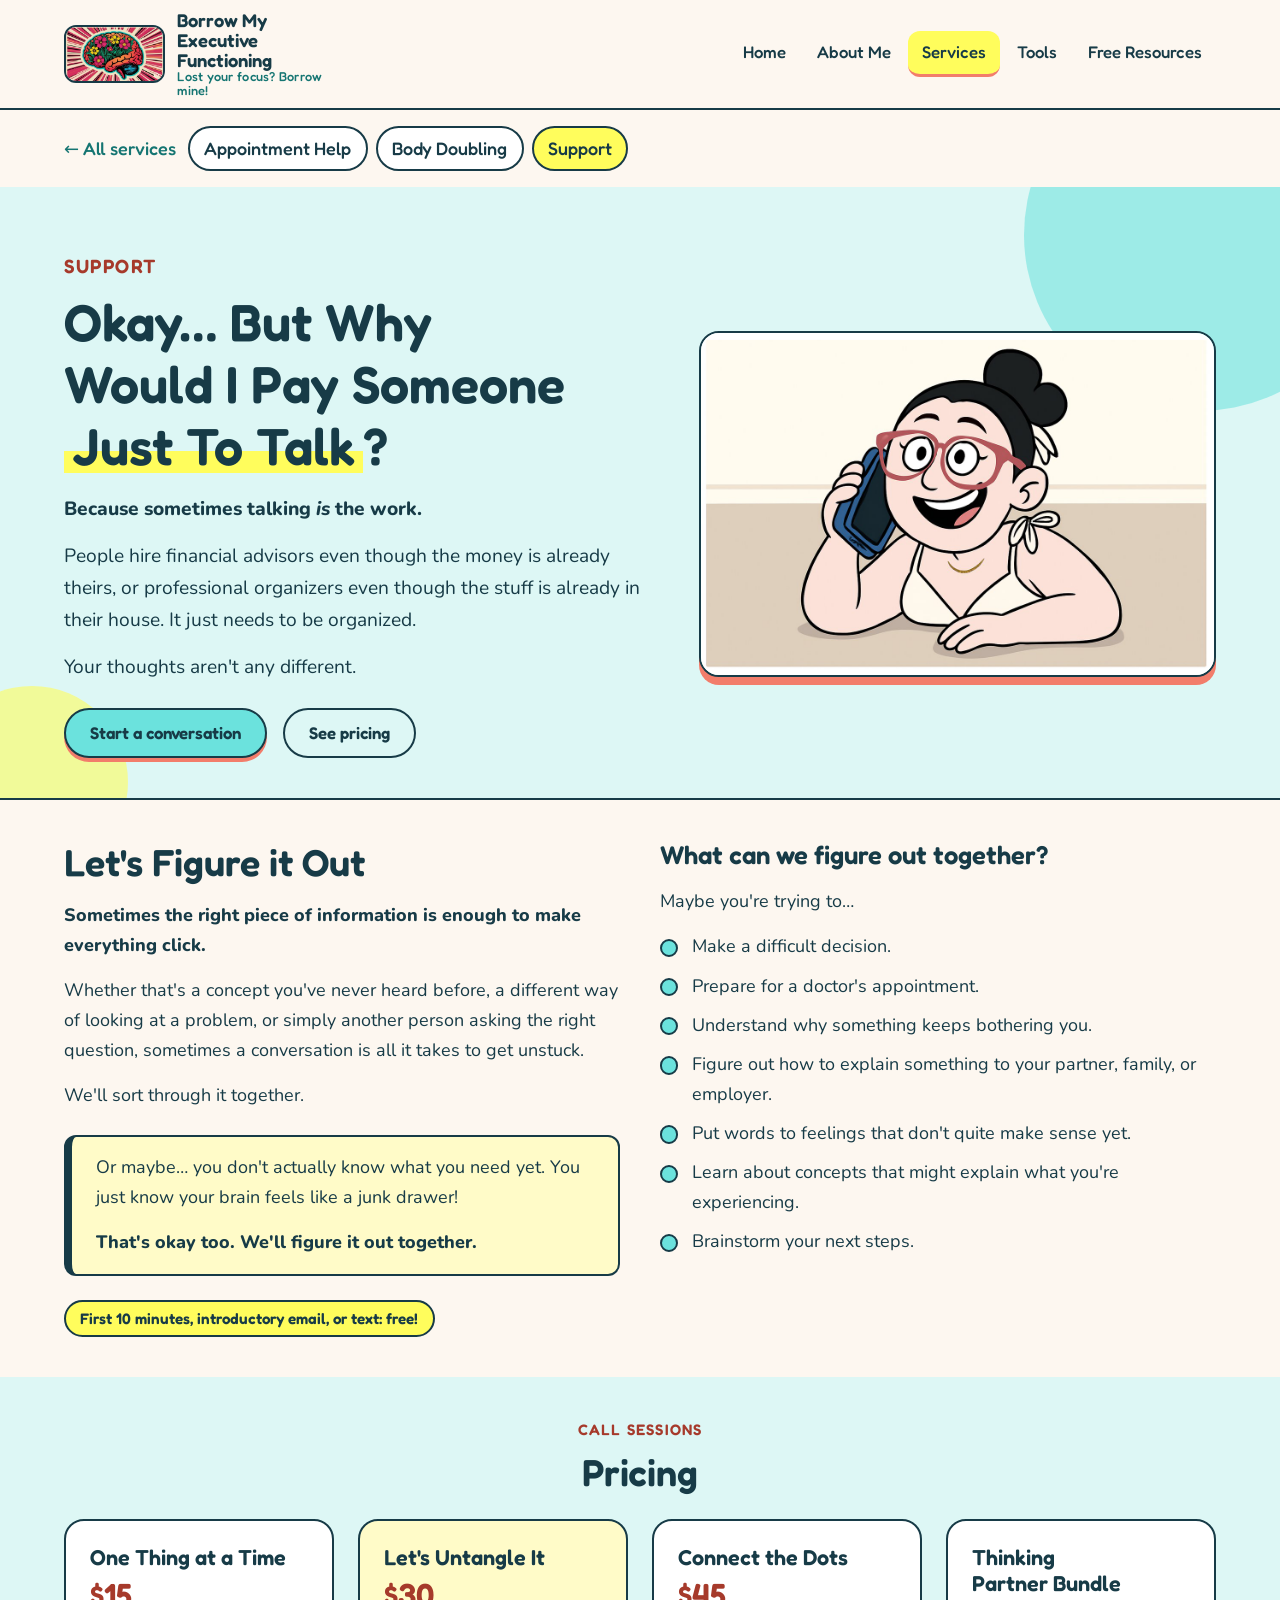
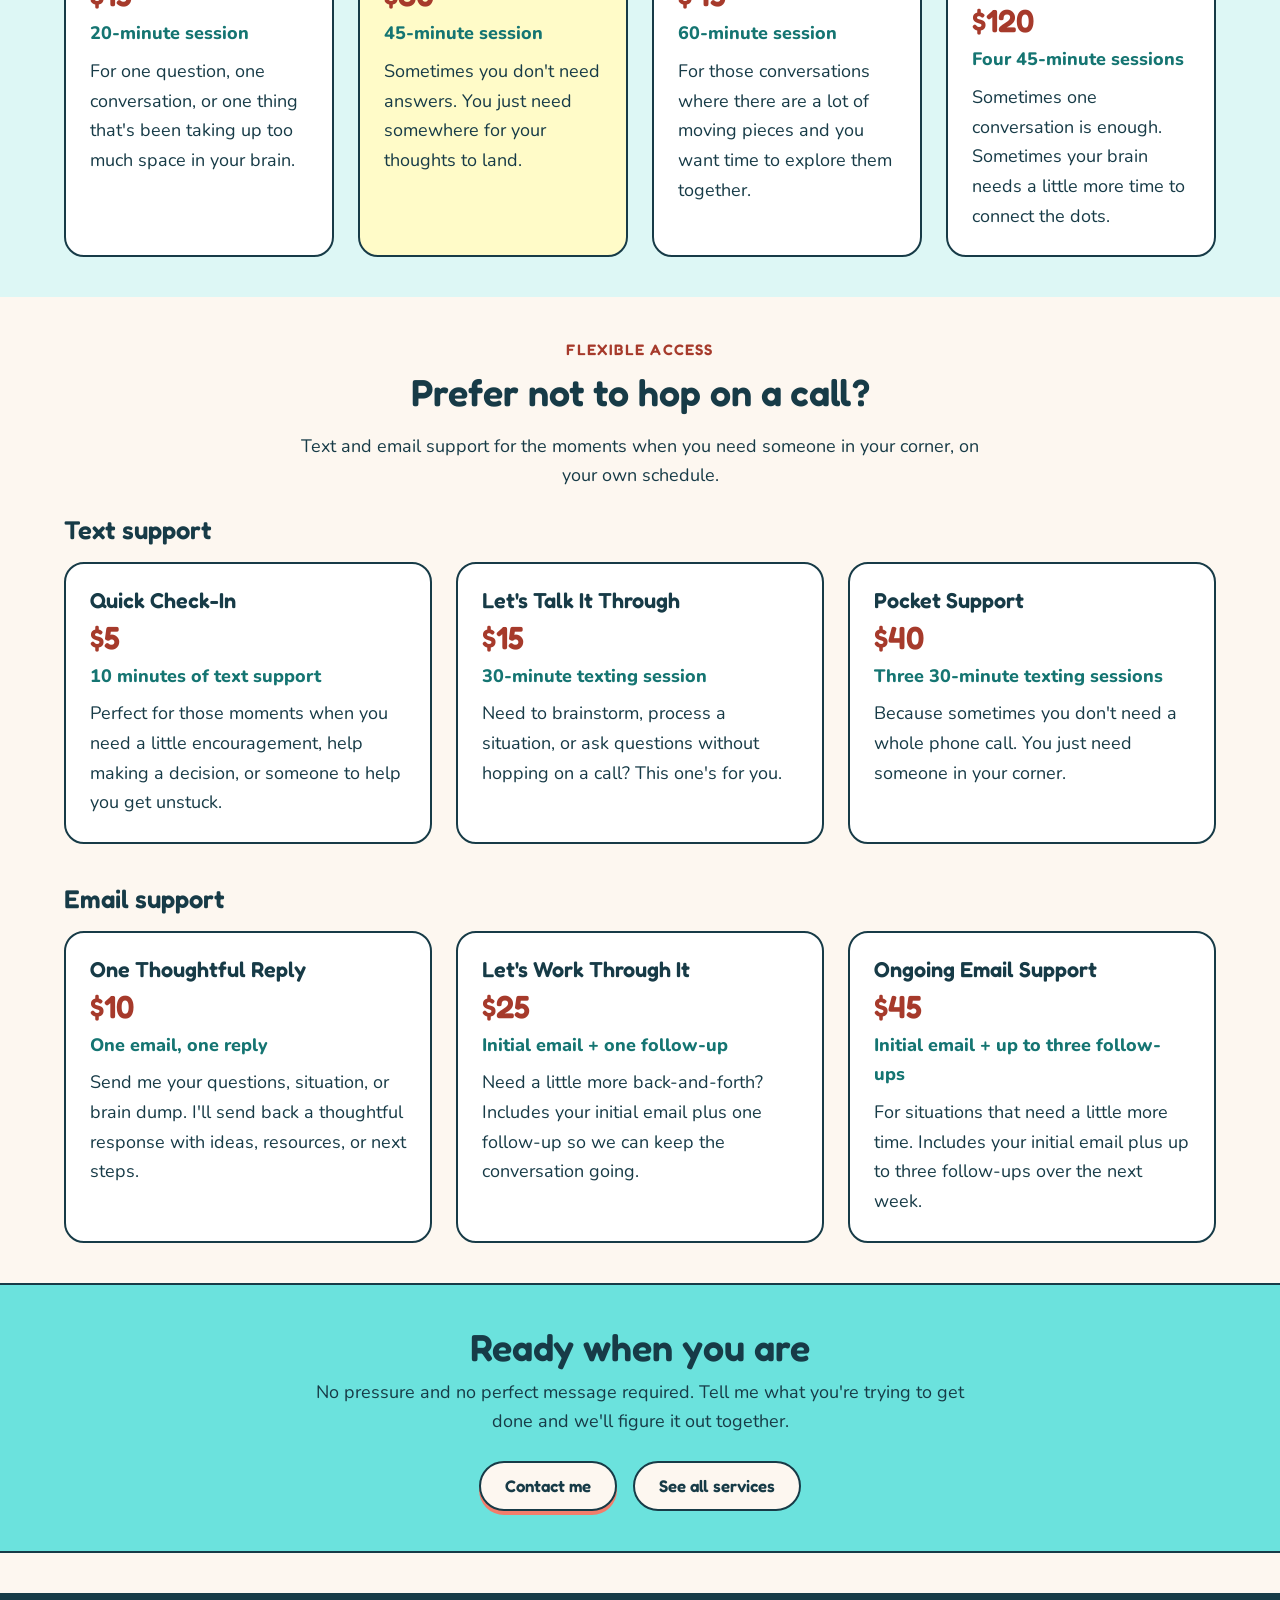
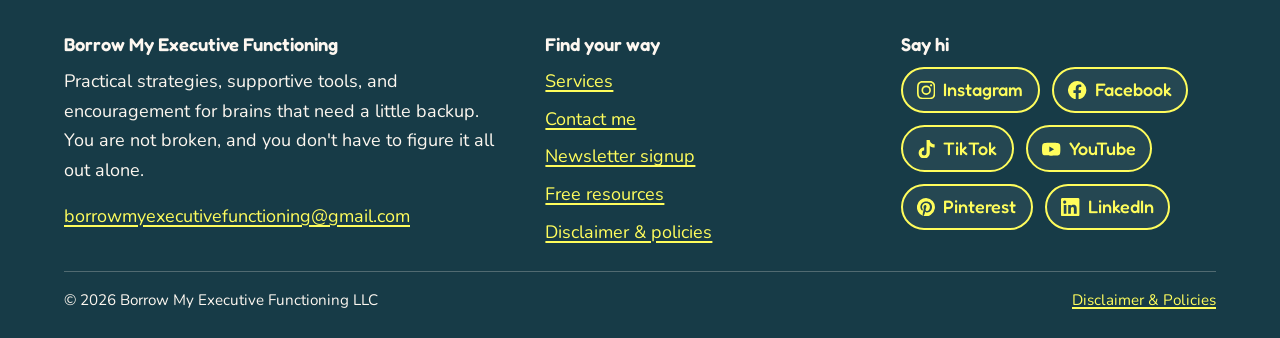
<file: site/support.html>
<!DOCTYPE html>
<html lang="en">
<head>
  <meta charset="utf-8">
  <meta name="viewport" content="width=device-width, initial-scale=1">
  <title>Support | Borrow My Executive Functioning</title>
  <meta name="description" content="Conversational support by call, text, or email. Untangle your thoughts with a thinking partner. First 10 minutes free.">
  <link rel="icon" href="images/logo.png" type="image/png">
  <link rel="preconnect" href="https://fonts.googleapis.com">
  <link rel="preconnect" href="https://fonts.gstatic.com" crossorigin>
  <link href="https://fonts.googleapis.com/css2?family=Fredoka:wght@500;600&family=Nunito:ital,wght@0,400;0,700;0,800;1,400&display=swap" rel="stylesheet">
  <link rel="stylesheet" href="css/styles.css">
</head>
<body>
  <a class="skip-link" href="#main">Skip to main content</a>

  <header class="site-header">
    <div class="container">
      <a class="brand" href="index.html" aria-label="Borrow My Executive Functioning home">
        <img src="images/logo.png" alt="" width="640" height="352">
        <span class="brand-name"><span>Borrow My</span><span>Executive Functioning</span><span class="small">Lost your focus? Borrow mine!</span></span>
      </a>
      <button class="nav-toggle" type="button" aria-expanded="false" aria-controls="site-nav">
        <span class="bars" aria-hidden="true"></span>
        <span class="nav-toggle-text">Menu</span>
      </button>
      <nav class="site-nav" id="site-nav" aria-label="Main">
        <ul>
          <li><a href="index.html">Home</a></li>
          <li><a href="about.html">About Me</a></li>
          <li><a href="services.html" class="is-active">Services</a></li>
          <li><a href="tools.html">Tools</a></li>
          <li><a href="free-resources.html">Free Resources</a></li>
        </ul>
      </nav>
    </div>
  </header>

  <main id="main" tabindex="-1">
    <nav class="subnav container" aria-label="Services">
        <a href="services.html" class="label" style="border:0;background:none;padding:0">&larr; All services</a>
        <a href="appointment-help.html">Appointment Help</a>
        <a href="body-doubling.html">Body Doubling</a>
        <a href="support.html" aria-current="page">Support</a>
    </nav>

    <section class="hero hero--split">
      <div class="container">
        <div>
          <p class="kicker">Support</p>
          <h1>Okay&hellip; But Why Would I Pay Someone <span class="hl">Just To Talk</span>?</h1>
          <p class="lead"><strong>Because sometimes talking <em>is</em> the work.</strong></p>
          <p>People hire financial advisors even though the money is already theirs, or professional organizers even though the stuff is already in their house. It just needs to be organized.</p>
          <p>Your thoughts aren't any different.</p>
          <div class="btn-row">
            <a class="btn" href="contact.html">Start a conversation</a>
            <a class="btn btn--outline" href="#pricing">See pricing</a>
          </div>
        </div>
        <img src="images/support.jpg" alt="Cartoon of Katie chatting happily on the phone" width="1200" height="800">
      </div>
    </section>

    <section class="section" aria-labelledby="figure-heading">
      <div class="container">
        <div class="split">
          <div class="measure">
            <h2 id="figure-heading">Let's Figure it Out</h2>
            <p><strong>Sometimes the right piece of information is enough to make everything click.</strong></p>
            <p>Whether that's a concept you've never heard before, a different way of looking at a problem, or simply another person asking the right question, sometimes a conversation is all it takes to get unstuck.</p>
            <p>We'll sort through it together.</p>
            <div class="callout">
              <p>Or maybe&hellip; you don't actually know what you need yet. You just know your brain feels like a junk drawer!</p>
              <p><strong>That's okay too. We'll figure it out together.</strong></p>
            </div>
            <p><span class="badge">First 10 minutes, introductory email, or text: free!</span></p>
          </div>
          <div>
            <h3>What can we figure out together?</h3>
            <p>Maybe you're trying to&hellip;</p>
            <ul class="checklist">
              <li>Make a difficult decision.</li>
              <li>Prepare for a doctor's appointment.</li>
              <li>Understand why something keeps bothering you.</li>
              <li>Figure out how to explain something to your partner, family, or employer.</li>
              <li>Put words to feelings that don't quite make sense yet.</li>
              <li>Learn about concepts that might explain what you're experiencing.</li>
              <li>Brainstorm your next steps.</li>
            </ul>
          </div>
        </div>
      </div>
    </section>

    <section class="section section--alt" id="pricing" aria-labelledby="pricing-heading">
      <div class="container">
        <div class="section-heading center">
          <p class="kicker">Call sessions</p>
          <h2 id="pricing-heading">Pricing</h2>
        </div>
        <div class="price-grid">
          <article class="price">
            <h3>One Thing at a Time</h3>
            <div class="amount">$15</div>
            <p class="detail">20-minute session</p>
            <p>For one question, one conversation, or one thing that's been taking up too much space in your brain.</p>
          </article>
          <article class="price price--featured">
            <h3>Let's Untangle It</h3>
            <div class="amount">$30</div>
            <p class="detail">45-minute session</p>
            <p>Sometimes you don't need answers. You just need somewhere for your thoughts to land.</p>
          </article>
          <article class="price">
            <h3>Connect the Dots</h3>
            <div class="amount">$45</div>
            <p class="detail">60-minute session</p>
            <p>For those conversations where there are a lot of moving pieces and you want time to explore them together.</p>
          </article>
          <article class="price">
            <h3>Thinking Partner Bundle</h3>
            <div class="amount">$120</div>
            <p class="detail">Four 45-minute sessions</p>
            <p>Sometimes one conversation is enough. Sometimes your brain needs a little more time to connect the dots.</p>
          </article>
        </div>
      </div>
    </section>

    <section class="section" aria-labelledby="flex-heading">
      <div class="container">
        <div class="section-heading center">
          <p class="kicker">Flexible access</p>
          <h2 id="flex-heading">Prefer not to hop on a call?</h2>
          <p class="measure">Text and email support for the moments when you need someone in your corner, on your own schedule.</p>
        </div>

        <h3 id="text-heading">Text support</h3>
        <div class="price-grid" aria-labelledby="text-heading" style="margin-bottom:2.5rem">
          <article class="price">
            <h3>Quick Check-In</h3>
            <div class="amount">$5</div>
            <p class="detail">10 minutes of text support</p>
            <p>Perfect for those moments when you need a little encouragement, help making a decision, or someone to help you get unstuck.</p>
          </article>
          <article class="price">
            <h3>Let's Talk It Through</h3>
            <div class="amount">$15</div>
            <p class="detail">30-minute texting session</p>
            <p>Need to brainstorm, process a situation, or ask questions without hopping on a call? This one's for you.</p>
          </article>
          <article class="price">
            <h3>Pocket Support</h3>
            <div class="amount">$40</div>
            <p class="detail">Three 30-minute texting sessions</p>
            <p>Because sometimes you don't need a whole phone call. You just need someone in your corner.</p>
          </article>
        </div>

        <h3 id="email-heading">Email support</h3>
        <div class="price-grid" aria-labelledby="email-heading">
          <article class="price">
            <h3>One Thoughtful Reply</h3>
            <div class="amount">$10</div>
            <p class="detail">One email, one reply</p>
            <p>Send me your questions, situation, or brain dump. I'll send back a thoughtful response with ideas, resources, or next steps.</p>
          </article>
          <article class="price">
            <h3>Let's Work Through It</h3>
            <div class="amount">$25</div>
            <p class="detail">Initial email + one follow-up</p>
            <p>Need a little more back-and-forth? Includes your initial email plus one follow-up so we can keep the conversation going.</p>
          </article>
          <article class="price">
            <h3>Ongoing Email Support</h3>
            <div class="amount">$45</div>
            <p class="detail">Initial email + up to three follow-ups</p>
            <p>For situations that need a little more time. Includes your initial email plus up to three follow-ups over the next week.</p>
          </article>
        </div>
      </div>
    </section>
    <section class="cta-band">
      <div class="container">
        <h2>Ready when you are</h2>
        <p class="measure" style="margin-inline:auto">No pressure and no perfect message required. Tell me what you're trying to get done and we'll figure it out together.</p>
        <div class="btn-row">
          <a class="btn" href="contact.html">Contact me</a>
          <a class="btn btn--outline" href="services.html">See all services</a>
        </div>
      </div>
    </section>

  </main>

  <footer class="site-footer">
    <div class="container">
      <div class="footer-grid">
        <div>
          <h2>Borrow My Executive Functioning</h2>
          <p>Practical strategies, supportive tools, and encouragement for brains that need a little backup. You are not broken, and you don't have to figure it all out alone.</p>
          <p><a href="mailto:borrowmyexecutivefunctioning@gmail.com">borrowmyexecutivefunctioning@gmail.com</a></p>
        </div>
        <div>
          <h2>Find your way</h2>
          <ul>
            <li><a href="services.html">Services</a></li>
            <li><a href="contact.html">Contact me</a></li>
            <li><a href="newsletter.html">Newsletter signup</a></li>
            <li><a href="free-resources.html">Free resources</a></li>
            <li><a href="disclaimer.html">Disclaimer &amp; policies</a></li>
          </ul>
        </div>
        <div>
          <h2>Say hi</h2>
          <div class="social">
            <a href="https://www.instagram.com/borrowmyexecutivefunctioning/" target="_blank" rel="noopener" aria-label="Instagram (opens in a new tab)">
              <svg viewBox="0 0 24 24" aria-hidden="true"><path d="M12 2.2c3.2 0 3.6 0 4.8.1 1.2.1 1.8.2 2.2.4.6.2 1 .5 1.4.9.4.4.7.8.9 1.4.2.4.4 1 .4 2.2.1 1.3.1 1.6.1 4.8s0 3.6-.1 4.8c-.1 1.2-.2 1.8-.4 2.2-.2.6-.5 1-.9 1.4-.4.4-.8.7-1.4.9-.4.2-1 .4-2.2.4-1.3.1-1.6.1-4.8.1s-3.6 0-4.8-.1c-1.2-.1-1.8-.2-2.2-.4-.6-.2-1-.5-1.4-.9-.4-.4-.7-.8-.9-1.4-.2-.4-.4-1-.4-2.2C2.2 15.6 2.2 15.2 2.2 12s0-3.6.1-4.8c.1-1.2.2-1.8.4-2.2.2-.6.5-1 .9-1.4.4-.4.8-.7 1.4-.9.4-.2 1-.4 2.2-.4C8.4 2.2 8.8 2.2 12 2.2M12 0C8.7 0 8.3 0 7.1.1 5.8.1 4.9.3 4.1.6c-.8.3-1.5.7-2.1 1.4C1.3 2.6.9 3.3.6 4.1.3 4.9.1 5.8.1 7.1 0 8.3 0 8.7 0 12s0 3.7.1 4.9c.1 1.3.3 2.2.6 2.9.3.8.7 1.5 1.4 2.1.7.7 1.3 1.1 2.1 1.4.8.3 1.6.5 2.9.6C8.3 24 8.7 24 12 24s3.7 0 4.9-.1c1.3-.1 2.2-.3 2.9-.6.8-.3 1.5-.7 2.1-1.4.7-.7 1.1-1.3 1.4-2.1.3-.8.5-1.6.6-2.9.1-1.2.1-1.6.1-4.9s0-3.7-.1-4.9c-.1-1.3-.3-2.2-.6-2.9-.3-.8-.7-1.5-1.4-2.1C21.4 1.3 20.7.9 19.9.6 19.1.3 18.2.1 16.9.1 15.7 0 15.3 0 12 0zm0 5.8a6.2 6.2 0 1 0 0 12.4 6.2 6.2 0 0 0 0-12.4zM12 16a4 4 0 1 1 0-8 4 4 0 0 1 0 8zm6.4-11.8a1.4 1.4 0 1 0 0 2.9 1.4 1.4 0 0 0 0-2.9z"/></svg>
              Instagram
            </a>
            <a href="https://www.facebook.com/people/Borrow-My-Executive-Functioning/61579796741251/" target="_blank" rel="noopener" aria-label="Facebook (opens in a new tab)">
              <svg viewBox="0 0 24 24" aria-hidden="true"><path d="M24 12a12 12 0 1 0-13.9 11.9v-8.4H7.1V12h3V9.4c0-3 1.8-4.7 4.5-4.7 1.3 0 2.7.2 2.7.2v3h-1.5c-1.5 0-2 .9-2 1.9V12h3.3l-.5 3.5h-2.8v8.4A12 12 0 0 0 24 12z"/></svg>
              Facebook
            </a>
            <a href="https://www.tiktok.com/@borrowmybrain" target="_blank" rel="noopener" aria-label="TikTok (opens in a new tab)">
              <svg viewBox="0 0 24 24" aria-hidden="true"><path d="M12.5 0h4.1c.3 2.4 1.6 4.4 3.9 5.2.8.3 1.6.4 2.5.4v4.1c-2.3 0-4.4-.7-6.3-2v9.1A7.3 7.3 0 1 1 9.4 9.6v4.2a3.2 3.2 0 1 0 3.1 3.1V0z"/></svg>
              TikTok
            </a>
            <a href="https://www.youtube.com/@BorrowMyExecutiveFunctioning" target="_blank" rel="noopener" aria-label="YouTube (opens in a new tab)">
              <svg viewBox="0 0 24 24" aria-hidden="true"><path d="M23.5 6.2a3 3 0 0 0-2.1-2.1C19.5 3.6 12 3.6 12 3.6s-7.5 0-9.4.5A3 3 0 0 0 .5 6.2C0 8.1 0 12 0 12s0 3.9.5 5.8a3 3 0 0 0 2.1 2.1c1.9.5 9.4.5 9.4.5s7.5 0 9.4-.5a3 3 0 0 0 2.1-2.1c.5-1.9.5-5.8.5-5.8s0-3.9-.5-5.8zM9.6 15.6V8.4l6.2 3.6-6.2 3.6z"/></svg>
              YouTube
            </a>
            <a href="https://www.pinterest.com/borrowmyexecutivefunctioning/_profile/" target="_blank" rel="noopener" aria-label="Pinterest (opens in a new tab)">
              <svg viewBox="0 0 24 24" aria-hidden="true"><path d="M12 0a12 12 0 0 0-4.4 23.2c-.1-.9-.2-2.4 0-3.4l1.4-6s-.4-.7-.4-1.8c0-1.7 1-2.9 2.2-2.9 1 0 1.5.8 1.5 1.7 0 1-.7 2.6-1 4-.3 1.2.6 2.2 1.8 2.2 2.1 0 3.8-2.2 3.8-5.5 0-2.9-2.1-4.9-5-4.9-3.4 0-5.4 2.6-5.4 5.2 0 1 .4 2.1.9 2.7.1.1.1.2.1.3l-.3 1.4c-.1.2-.2.3-.4.2-1.5-.7-2.4-2.9-2.4-4.6 0-3.8 2.7-7.2 7.9-7.2 4.1 0 7.3 2.9 7.3 6.9 0 4.1-2.6 7.4-6.2 7.4-1.2 0-2.4-.6-2.7-1.4l-.8 2.9c-.3 1-1 2.4-1.5 3.2A12 12 0 1 0 12 0z"/></svg>
              Pinterest
            </a>
            <a href="https://www.linkedin.com/company/borrow-my-executive-functioning/" target="_blank" rel="noopener" aria-label="LinkedIn (opens in a new tab)">
              <svg viewBox="0 0 24 24" aria-hidden="true"><path d="M20.4 20.5h-3.6v-5.6c0-1.3 0-3-1.8-3s-2.1 1.4-2.1 2.9v5.7H9.4V9h3.4v1.6c.5-.9 1.6-1.8 3.4-1.8 3.6 0 4.3 2.4 4.3 5.5v6.2zM5.3 7.4a2.1 2.1 0 1 1 0-4.1 2.1 2.1 0 0 1 0 4.1zM7.1 20.5H3.6V9h3.5v11.5zM22.2 0H1.8C.8 0 0 .8 0 1.7v20.6c0 .9.8 1.7 1.8 1.7h20.4c1 0 1.8-.8 1.8-1.7V1.7C24 .8 23.2 0 22.2 0z"/></svg>
              LinkedIn
            </a>
          </div>
        </div>
      </div>
      <div class="footer-bottom">
        <span>&copy; 2026 Borrow My Executive Functioning LLC</span>
        <span><a href="disclaimer.html">Disclaimer &amp; Policies</a></span>
      </div>
    </div>
  </footer>

  <script src="js/main.js"></script>
</body>
</html>
</file>
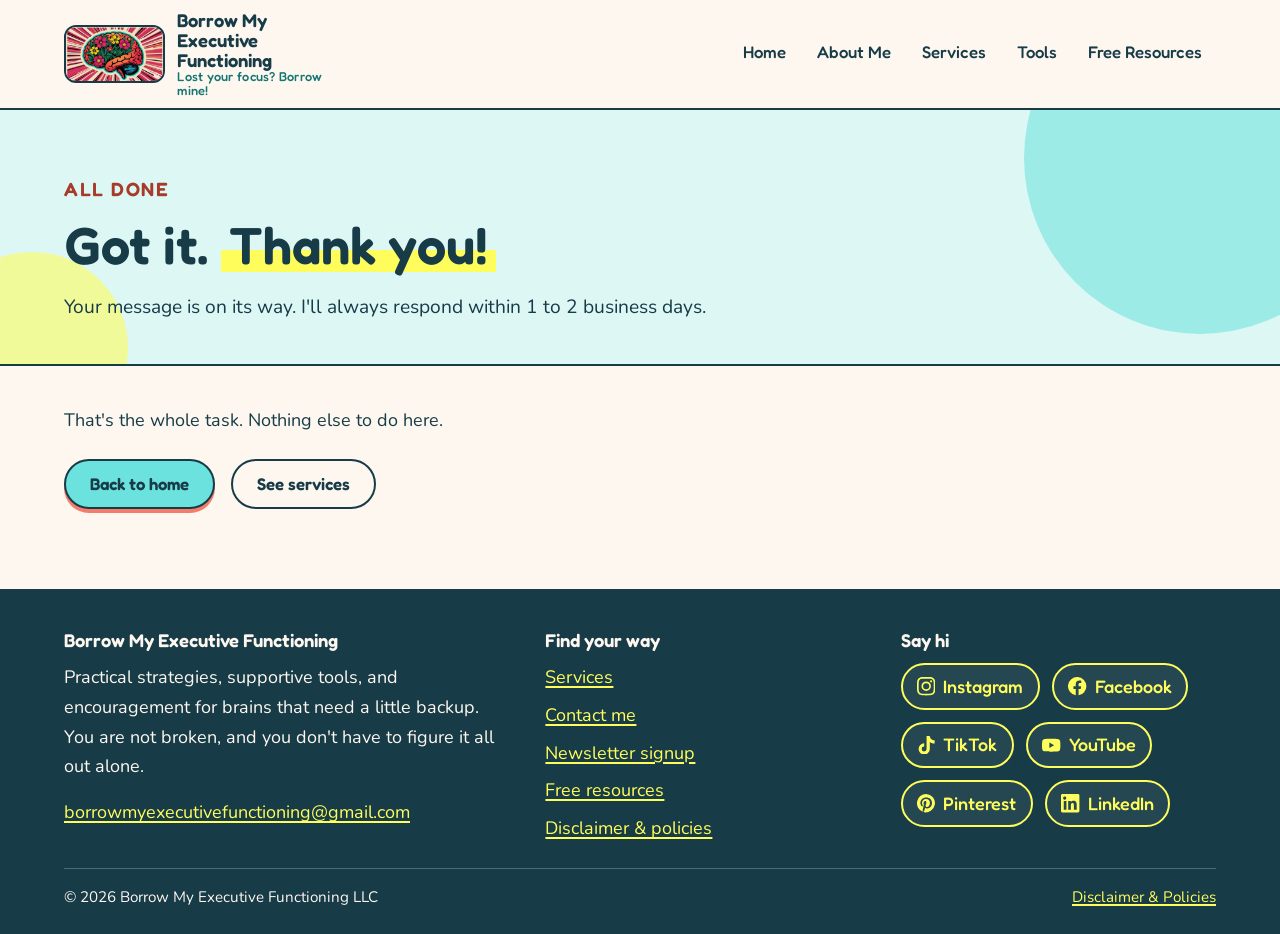
<file: site/thanks.html>
<!DOCTYPE html>
<html lang="en">
<head>
  <meta charset="utf-8">
  <meta name="viewport" content="width=device-width, initial-scale=1">
  <title>Thank You | Borrow My Executive Functioning</title>
  <meta name="description" content="Your message was sent.">
  <meta name="robots" content="noindex">
  <link rel="icon" href="images/logo.png" type="image/png">
  <link rel="preconnect" href="https://fonts.googleapis.com">
  <link rel="preconnect" href="https://fonts.gstatic.com" crossorigin>
  <link href="https://fonts.googleapis.com/css2?family=Fredoka:wght@500;600&family=Nunito:ital,wght@0,400;0,700;0,800;1,400&display=swap" rel="stylesheet">
  <link rel="stylesheet" href="css/styles.css">
</head>
<body>
  <a class="skip-link" href="#main">Skip to main content</a>

  <header class="site-header">
    <div class="container">
      <a class="brand" href="index.html" aria-label="Borrow My Executive Functioning home">
        <img src="images/logo.png" alt="" width="640" height="352">
        <span class="brand-name"><span>Borrow My</span><span>Executive Functioning</span><span class="small">Lost your focus? Borrow mine!</span></span>
      </a>
      <button class="nav-toggle" type="button" aria-expanded="false" aria-controls="site-nav">
        <span class="bars" aria-hidden="true"></span>
        <span class="nav-toggle-text">Menu</span>
      </button>
      <nav class="site-nav" id="site-nav" aria-label="Main">
        <ul>
          <li><a href="index.html">Home</a></li>
          <li><a href="about.html">About Me</a></li>
          <li><a href="services.html">Services</a></li>
          <li><a href="tools.html">Tools</a></li>
          <li><a href="free-resources.html">Free Resources</a></li>
        </ul>
      </nav>
    </div>
  </header>

  <main id="main" tabindex="-1">

    <section class="hero">
      <div class="container">
        <p class="kicker">All done</p>
        <h1 id="thanks-heading">Got it. <span class="hl">Thank you!</span></h1>
        <p class="lead measure" id="thanks-message" data-default="Your message is on its way. I'll always respond within 1 to 2 business days."
           data-contact="Your message is on its way. I'll always respond within 1 to 2 business days."
           data-newsletter="You're on the list! Check your inbox for a welcome email with the link to claim your free fidget toy. If it isn't there in a few minutes, peek in your spam folder."
           data-fidget="Your fidget is on its way! Please allow 2 to 3 weeks for delivery. Nothing else you need to do."
           data-resources="Your zip code is on its way. I'll look up resources in your area and email them to you. No follow-up needed from you.">Your message is on its way. I'll always respond within 1 to 2 business days.</p>
      </div>
    </section>

    <section class="section">
      <div class="container">
        <div class="measure">
          <p>That's the whole task. Nothing else to do here.</p>
          <div class="btn-row">
            <a class="btn" href="index.html">Back to home</a>
            <a class="btn btn--outline" href="services.html">See services</a>
          </div>
        </div>
      </div>
    </section>

  </main>

  <footer class="site-footer">
    <div class="container">
      <div class="footer-grid">
        <div>
          <h2>Borrow My Executive Functioning</h2>
          <p>Practical strategies, supportive tools, and encouragement for brains that need a little backup. You are not broken, and you don't have to figure it all out alone.</p>
          <p><a href="mailto:borrowmyexecutivefunctioning@gmail.com">borrowmyexecutivefunctioning@gmail.com</a></p>
        </div>
        <div>
          <h2>Find your way</h2>
          <ul>
            <li><a href="services.html">Services</a></li>
            <li><a href="contact.html">Contact me</a></li>
            <li><a href="newsletter.html">Newsletter signup</a></li>
            <li><a href="free-resources.html">Free resources</a></li>
            <li><a href="disclaimer.html">Disclaimer &amp; policies</a></li>
          </ul>
        </div>
        <div>
          <h2>Say hi</h2>
          <div class="social">
            <a href="https://www.instagram.com/borrowmyexecutivefunctioning/" target="_blank" rel="noopener" aria-label="Instagram (opens in a new tab)">
              <svg viewBox="0 0 24 24" aria-hidden="true"><path d="M12 2.2c3.2 0 3.6 0 4.8.1 1.2.1 1.8.2 2.2.4.6.2 1 .5 1.4.9.4.4.7.8.9 1.4.2.4.4 1 .4 2.2.1 1.3.1 1.6.1 4.8s0 3.6-.1 4.8c-.1 1.2-.2 1.8-.4 2.2-.2.6-.5 1-.9 1.4-.4.4-.8.7-1.4.9-.4.2-1 .4-2.2.4-1.3.1-1.6.1-4.8.1s-3.6 0-4.8-.1c-1.2-.1-1.8-.2-2.2-.4-.6-.2-1-.5-1.4-.9-.4-.4-.7-.8-.9-1.4-.2-.4-.4-1-.4-2.2C2.2 15.6 2.2 15.2 2.2 12s0-3.6.1-4.8c.1-1.2.2-1.8.4-2.2.2-.6.5-1 .9-1.4.4-.4.8-.7 1.4-.9.4-.2 1-.4 2.2-.4C8.4 2.2 8.8 2.2 12 2.2M12 0C8.7 0 8.3 0 7.1.1 5.8.1 4.9.3 4.1.6c-.8.3-1.5.7-2.1 1.4C1.3 2.6.9 3.3.6 4.1.3 4.9.1 5.8.1 7.1 0 8.3 0 8.7 0 12s0 3.7.1 4.9c.1 1.3.3 2.2.6 2.9.3.8.7 1.5 1.4 2.1.7.7 1.3 1.1 2.1 1.4.8.3 1.6.5 2.9.6C8.3 24 8.7 24 12 24s3.7 0 4.9-.1c1.3-.1 2.2-.3 2.9-.6.8-.3 1.5-.7 2.1-1.4.7-.7 1.1-1.3 1.4-2.1.3-.8.5-1.6.6-2.9.1-1.2.1-1.6.1-4.9s0-3.7-.1-4.9c-.1-1.3-.3-2.2-.6-2.9-.3-.8-.7-1.5-1.4-2.1C21.4 1.3 20.7.9 19.9.6 19.1.3 18.2.1 16.9.1 15.7 0 15.3 0 12 0zm0 5.8a6.2 6.2 0 1 0 0 12.4 6.2 6.2 0 0 0 0-12.4zM12 16a4 4 0 1 1 0-8 4 4 0 0 1 0 8zm6.4-11.8a1.4 1.4 0 1 0 0 2.9 1.4 1.4 0 0 0 0-2.9z"/></svg>
              Instagram
            </a>
            <a href="https://www.facebook.com/people/Borrow-My-Executive-Functioning/61579796741251/" target="_blank" rel="noopener" aria-label="Facebook (opens in a new tab)">
              <svg viewBox="0 0 24 24" aria-hidden="true"><path d="M24 12a12 12 0 1 0-13.9 11.9v-8.4H7.1V12h3V9.4c0-3 1.8-4.7 4.5-4.7 1.3 0 2.7.2 2.7.2v3h-1.5c-1.5 0-2 .9-2 1.9V12h3.3l-.5 3.5h-2.8v8.4A12 12 0 0 0 24 12z"/></svg>
              Facebook
            </a>
            <a href="https://www.tiktok.com/@borrowmybrain" target="_blank" rel="noopener" aria-label="TikTok (opens in a new tab)">
              <svg viewBox="0 0 24 24" aria-hidden="true"><path d="M12.5 0h4.1c.3 2.4 1.6 4.4 3.9 5.2.8.3 1.6.4 2.5.4v4.1c-2.3 0-4.4-.7-6.3-2v9.1A7.3 7.3 0 1 1 9.4 9.6v4.2a3.2 3.2 0 1 0 3.1 3.1V0z"/></svg>
              TikTok
            </a>
            <a href="https://www.youtube.com/@BorrowMyExecutiveFunctioning" target="_blank" rel="noopener" aria-label="YouTube (opens in a new tab)">
              <svg viewBox="0 0 24 24" aria-hidden="true"><path d="M23.5 6.2a3 3 0 0 0-2.1-2.1C19.5 3.6 12 3.6 12 3.6s-7.5 0-9.4.5A3 3 0 0 0 .5 6.2C0 8.1 0 12 0 12s0 3.9.5 5.8a3 3 0 0 0 2.1 2.1c1.9.5 9.4.5 9.4.5s7.5 0 9.4-.5a3 3 0 0 0 2.1-2.1c.5-1.9.5-5.8.5-5.8s0-3.9-.5-5.8zM9.6 15.6V8.4l6.2 3.6-6.2 3.6z"/></svg>
              YouTube
            </a>
            <a href="https://www.pinterest.com/borrowmyexecutivefunctioning/_profile/" target="_blank" rel="noopener" aria-label="Pinterest (opens in a new tab)">
              <svg viewBox="0 0 24 24" aria-hidden="true"><path d="M12 0a12 12 0 0 0-4.4 23.2c-.1-.9-.2-2.4 0-3.4l1.4-6s-.4-.7-.4-1.8c0-1.7 1-2.9 2.2-2.9 1 0 1.5.8 1.5 1.7 0 1-.7 2.6-1 4-.3 1.2.6 2.2 1.8 2.2 2.1 0 3.8-2.2 3.8-5.5 0-2.9-2.1-4.9-5-4.9-3.4 0-5.4 2.6-5.4 5.2 0 1 .4 2.1.9 2.7.1.1.1.2.1.3l-.3 1.4c-.1.2-.2.3-.4.2-1.5-.7-2.4-2.9-2.4-4.6 0-3.8 2.7-7.2 7.9-7.2 4.1 0 7.3 2.9 7.3 6.9 0 4.1-2.6 7.4-6.2 7.4-1.2 0-2.4-.6-2.7-1.4l-.8 2.9c-.3 1-1 2.4-1.5 3.2A12 12 0 1 0 12 0z"/></svg>
              Pinterest
            </a>
            <a href="https://www.linkedin.com/company/borrow-my-executive-functioning/" target="_blank" rel="noopener" aria-label="LinkedIn (opens in a new tab)">
              <svg viewBox="0 0 24 24" aria-hidden="true"><path d="M20.4 20.5h-3.6v-5.6c0-1.3 0-3-1.8-3s-2.1 1.4-2.1 2.9v5.7H9.4V9h3.4v1.6c.5-.9 1.6-1.8 3.4-1.8 3.6 0 4.3 2.4 4.3 5.5v6.2zM5.3 7.4a2.1 2.1 0 1 1 0-4.1 2.1 2.1 0 0 1 0 4.1zM7.1 20.5H3.6V9h3.5v11.5zM22.2 0H1.8C.8 0 0 .8 0 1.7v20.6c0 .9.8 1.7 1.8 1.7h20.4c1 0 1.8-.8 1.8-1.7V1.7C24 .8 23.2 0 22.2 0z"/></svg>
              LinkedIn
            </a>
          </div>
        </div>
      </div>
      <div class="footer-bottom">
        <span>&copy; 2026 Borrow My Executive Functioning LLC</span>
        <span><a href="disclaimer.html">Disclaimer &amp; Policies</a></span>
      </div>
    </div>
  </footer>

  <script src="js/main.js"></script>
</body>
</html>
</file>
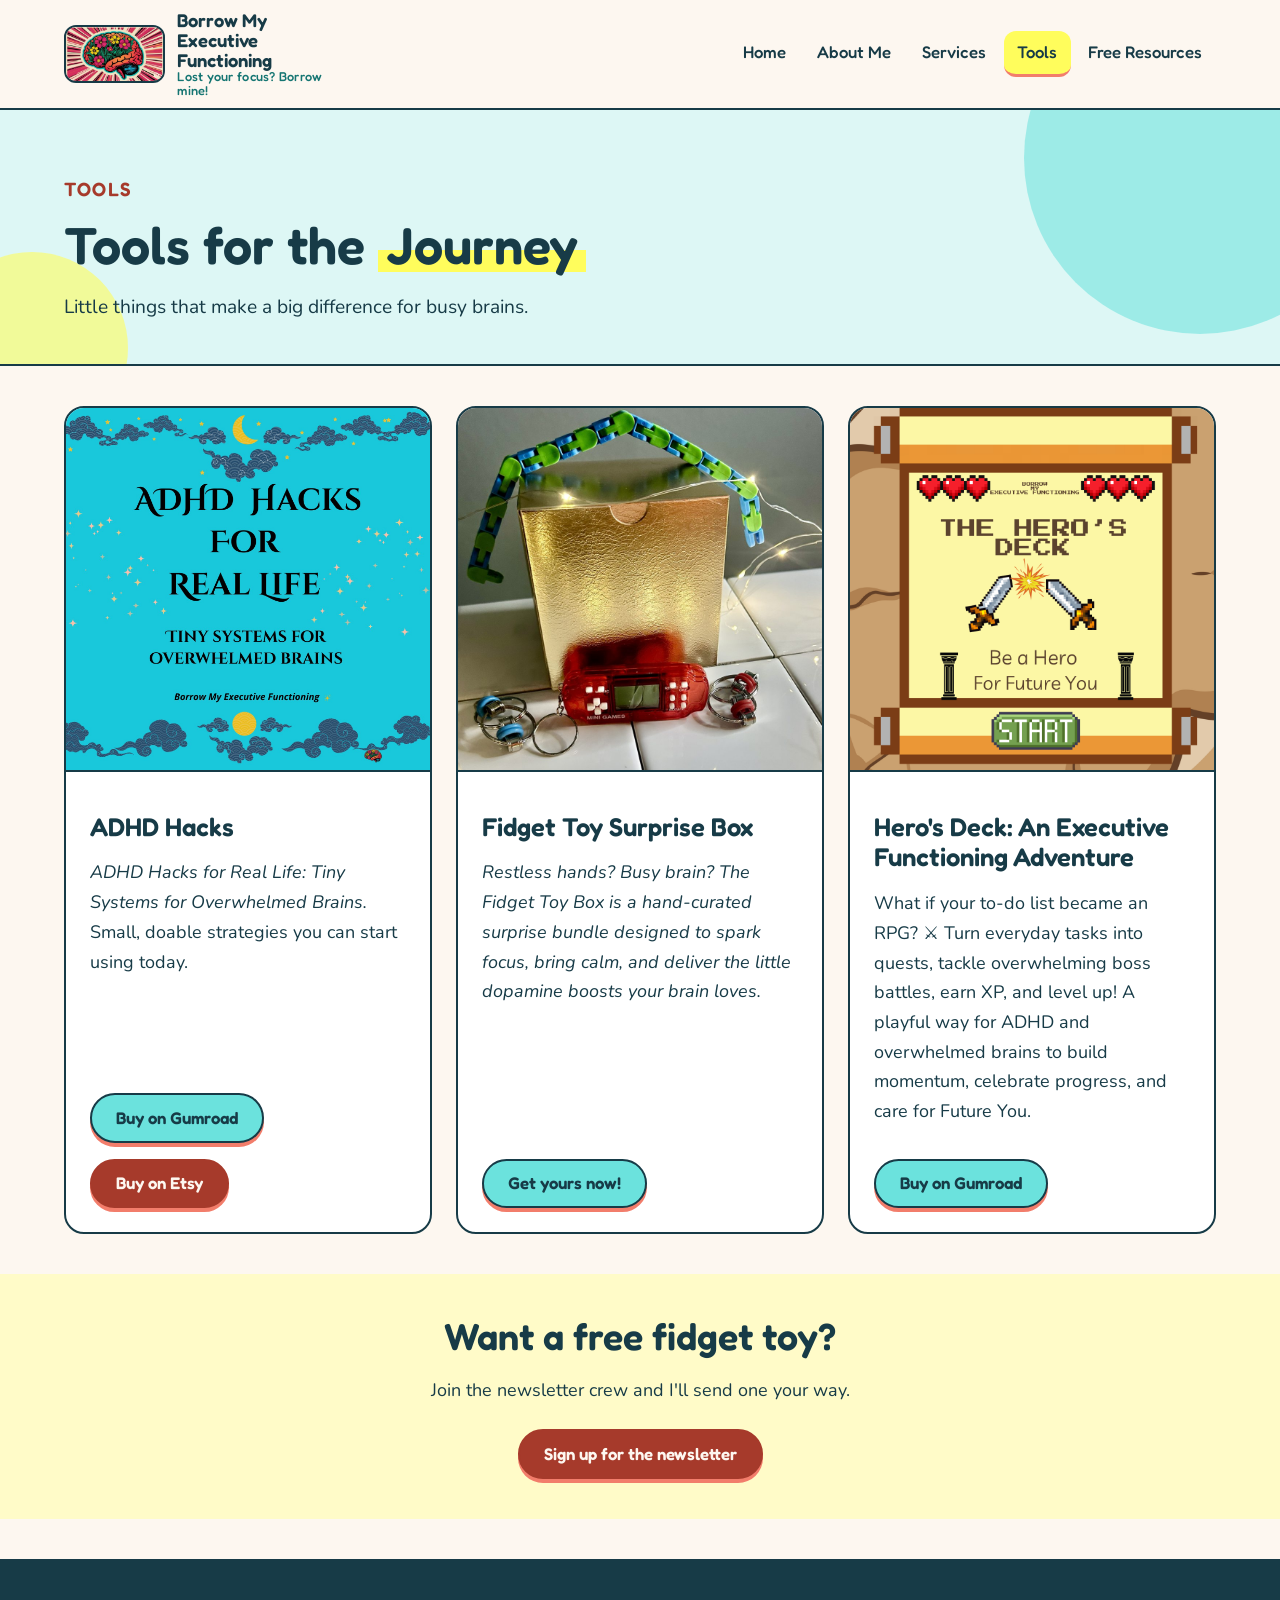
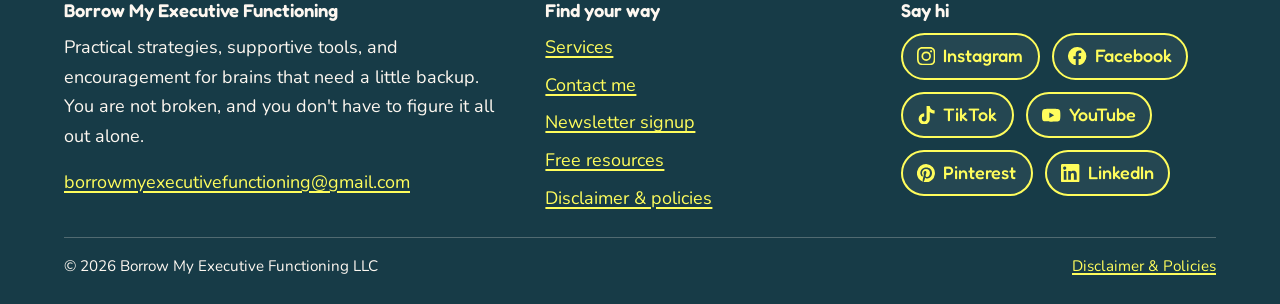
<file: site/tools.html>
<!DOCTYPE html>
<html lang="en">
<head>
  <meta charset="utf-8">
  <meta name="viewport" content="width=device-width, initial-scale=1">
  <title>Tools | Borrow My Executive Functioning</title>
  <meta name="description" content="Fidget toys, ADHD hacks, and other tools for the journey.">
  <link rel="icon" href="images/logo.png" type="image/png">
  <link rel="preconnect" href="https://fonts.googleapis.com">
  <link rel="preconnect" href="https://fonts.gstatic.com" crossorigin>
  <link href="https://fonts.googleapis.com/css2?family=Fredoka:wght@500;600&family=Nunito:ital,wght@0,400;0,700;0,800;1,400&display=swap" rel="stylesheet">
  <link rel="stylesheet" href="css/styles.css">
</head>
<body>
  <a class="skip-link" href="#main">Skip to main content</a>

  <header class="site-header">
    <div class="container">
      <a class="brand" href="index.html" aria-label="Borrow My Executive Functioning home">
        <img src="images/logo.png" alt="" width="640" height="352">
        <span class="brand-name"><span>Borrow My</span><span>Executive Functioning</span><span class="small">Lost your focus? Borrow mine!</span></span>
      </a>
      <button class="nav-toggle" type="button" aria-expanded="false" aria-controls="site-nav">
        <span class="bars" aria-hidden="true"></span>
        <span class="nav-toggle-text">Menu</span>
      </button>
      <nav class="site-nav" id="site-nav" aria-label="Main">
        <ul>
          <li><a href="index.html">Home</a></li>
          <li><a href="about.html">About Me</a></li>
          <li><a href="services.html">Services</a></li>
          <li><a href="tools.html" aria-current="page">Tools</a></li>
          <li><a href="free-resources.html">Free Resources</a></li>
        </ul>
      </nav>
    </div>
  </header>

  <main id="main" tabindex="-1">

    <section class="hero">
      <div class="container">
        <p class="kicker">Tools</p>
        <h1>Tools for the <span class="hl">Journey</span></h1>
        <p class="lead measure">Little things that make a big difference for busy brains.</p>
      </div>
    </section>

    <section class="section">
      <div class="container">
        <div class="card-grid" style="grid-template-columns:repeat(auto-fit,minmax(min(100%,20rem),1fr))">
          <article class="card card--media">
            <img class="img-square" src="images/adhd-hacks.jpg" alt="Cover of ADHD Hacks for Real Life: Tiny Systems for Overwhelmed Brains, by Borrow My Executive Functioning" loading="lazy" width="1400" height="1400">
            <div class="card-body">
              <h3>ADHD Hacks</h3>
              <p><em>ADHD Hacks for Real Life: Tiny Systems for Overwhelmed Brains.</em> Small, doable strategies you can start using today.</p>
              <div class="btn-row">
                <a class="btn" href="https://executivekatie.gumroad.com/l/zrgixh" target="_blank" rel="noopener">Buy on Gumroad</a>
                <a class="btn btn--secondary" href="https://www.etsy.com/listing/4577554743/the-adhd-hack-deck" target="_blank" rel="noopener">Buy on Etsy</a>
              </div>
            </div>
          </article>
          <article class="card card--media">
            <img class="img-square" src="images/fidget-box.jpg" alt="A gold gift box surrounded by fidget toys: a green and blue wacky track, a red mini handheld game, and two flippy chain key rings, with fairy lights" loading="lazy" width="1000" height="1000">
            <div class="card-body">
              <h3>Fidget Toy Surprise Box</h3>
              <p><em>Restless hands? Busy brain? The Fidget Toy Box is a hand-curated surprise bundle designed to spark focus, bring calm, and deliver the little dopamine boosts your brain loves.</em></p>
              <a class="btn" href="https://www.etsy.com/listing/4381886158/mystery-fidget-toy-box-stress-relief" target="_blank" rel="noopener">Get yours now!</a>
            </div>
          </article>
          <article class="card card--media">
            <img class="img-square" src="images/hero-deck.png" alt="Cover of The Hero's Deck by Borrow My Executive Functioning: a pixel-art scroll with hearts and crossed swords that reads &quot;Be a Hero For Future You&quot; above a green Start button" loading="lazy" width="1080" height="1080">
            <div class="card-body">
              <h3>Hero's Deck: An Executive Functioning Adventure</h3>
              <p>What if your to-do list became an RPG? &#x2694;&#xFE0F; Turn everyday tasks into quests, tackle overwhelming boss battles, earn XP, and level up! A playful way for ADHD and overwhelmed brains to build momentum, celebrate progress, and care for Future You.</p>
              <a class="btn" href="https://executivekatie.gumroad.com/l/herosdeck" target="_blank" rel="noopener">Buy on Gumroad</a>
            </div>
          </article>
        </div>
      </div>
    </section>

    <section class="section section--lemon">
      <div class="container center">
        <h2>Want a free fidget toy?</h2>
        <p class="measure">Join the newsletter crew and I'll send one your way.</p>
        <div class="btn-row" style="justify-content:center">
          <a class="btn btn--secondary" href="newsletter.html">Sign up for the newsletter</a>
        </div>
      </div>
    </section>

  </main>

  <footer class="site-footer">
    <div class="container">
      <div class="footer-grid">
        <div>
          <h2>Borrow My Executive Functioning</h2>
          <p>Practical strategies, supportive tools, and encouragement for brains that need a little backup. You are not broken, and you don't have to figure it all out alone.</p>
          <p><a href="mailto:borrowmyexecutivefunctioning@gmail.com">borrowmyexecutivefunctioning@gmail.com</a></p>
        </div>
        <div>
          <h2>Find your way</h2>
          <ul>
            <li><a href="services.html">Services</a></li>
            <li><a href="contact.html">Contact me</a></li>
            <li><a href="newsletter.html">Newsletter signup</a></li>
            <li><a href="free-resources.html">Free resources</a></li>
            <li><a href="disclaimer.html">Disclaimer &amp; policies</a></li>
          </ul>
        </div>
        <div>
          <h2>Say hi</h2>
          <div class="social">
            <a href="https://www.instagram.com/borrowmyexecutivefunctioning/" target="_blank" rel="noopener" aria-label="Instagram (opens in a new tab)">
              <svg viewBox="0 0 24 24" aria-hidden="true"><path d="M12 2.2c3.2 0 3.6 0 4.8.1 1.2.1 1.8.2 2.2.4.6.2 1 .5 1.4.9.4.4.7.8.9 1.4.2.4.4 1 .4 2.2.1 1.3.1 1.6.1 4.8s0 3.6-.1 4.8c-.1 1.2-.2 1.8-.4 2.2-.2.6-.5 1-.9 1.4-.4.4-.8.7-1.4.9-.4.2-1 .4-2.2.4-1.3.1-1.6.1-4.8.1s-3.6 0-4.8-.1c-1.2-.1-1.8-.2-2.2-.4-.6-.2-1-.5-1.4-.9-.4-.4-.7-.8-.9-1.4-.2-.4-.4-1-.4-2.2C2.2 15.6 2.2 15.2 2.2 12s0-3.6.1-4.8c.1-1.2.2-1.8.4-2.2.2-.6.5-1 .9-1.4.4-.4.8-.7 1.4-.9.4-.2 1-.4 2.2-.4C8.4 2.2 8.8 2.2 12 2.2M12 0C8.7 0 8.3 0 7.1.1 5.8.1 4.9.3 4.1.6c-.8.3-1.5.7-2.1 1.4C1.3 2.6.9 3.3.6 4.1.3 4.9.1 5.8.1 7.1 0 8.3 0 8.7 0 12s0 3.7.1 4.9c.1 1.3.3 2.2.6 2.9.3.8.7 1.5 1.4 2.1.7.7 1.3 1.1 2.1 1.4.8.3 1.6.5 2.9.6C8.3 24 8.7 24 12 24s3.7 0 4.9-.1c1.3-.1 2.2-.3 2.9-.6.8-.3 1.5-.7 2.1-1.4.7-.7 1.1-1.3 1.4-2.1.3-.8.5-1.6.6-2.9.1-1.2.1-1.6.1-4.9s0-3.7-.1-4.9c-.1-1.3-.3-2.2-.6-2.9-.3-.8-.7-1.5-1.4-2.1C21.4 1.3 20.7.9 19.9.6 19.1.3 18.2.1 16.9.1 15.7 0 15.3 0 12 0zm0 5.8a6.2 6.2 0 1 0 0 12.4 6.2 6.2 0 0 0 0-12.4zM12 16a4 4 0 1 1 0-8 4 4 0 0 1 0 8zm6.4-11.8a1.4 1.4 0 1 0 0 2.9 1.4 1.4 0 0 0 0-2.9z"/></svg>
              Instagram
            </a>
            <a href="https://www.facebook.com/people/Borrow-My-Executive-Functioning/61579796741251/" target="_blank" rel="noopener" aria-label="Facebook (opens in a new tab)">
              <svg viewBox="0 0 24 24" aria-hidden="true"><path d="M24 12a12 12 0 1 0-13.9 11.9v-8.4H7.1V12h3V9.4c0-3 1.8-4.7 4.5-4.7 1.3 0 2.7.2 2.7.2v3h-1.5c-1.5 0-2 .9-2 1.9V12h3.3l-.5 3.5h-2.8v8.4A12 12 0 0 0 24 12z"/></svg>
              Facebook
            </a>
            <a href="https://www.tiktok.com/@borrowmybrain" target="_blank" rel="noopener" aria-label="TikTok (opens in a new tab)">
              <svg viewBox="0 0 24 24" aria-hidden="true"><path d="M12.5 0h4.1c.3 2.4 1.6 4.4 3.9 5.2.8.3 1.6.4 2.5.4v4.1c-2.3 0-4.4-.7-6.3-2v9.1A7.3 7.3 0 1 1 9.4 9.6v4.2a3.2 3.2 0 1 0 3.1 3.1V0z"/></svg>
              TikTok
            </a>
            <a href="https://www.youtube.com/@BorrowMyExecutiveFunctioning" target="_blank" rel="noopener" aria-label="YouTube (opens in a new tab)">
              <svg viewBox="0 0 24 24" aria-hidden="true"><path d="M23.5 6.2a3 3 0 0 0-2.1-2.1C19.5 3.6 12 3.6 12 3.6s-7.5 0-9.4.5A3 3 0 0 0 .5 6.2C0 8.1 0 12 0 12s0 3.9.5 5.8a3 3 0 0 0 2.1 2.1c1.9.5 9.4.5 9.4.5s7.5 0 9.4-.5a3 3 0 0 0 2.1-2.1c.5-1.9.5-5.8.5-5.8s0-3.9-.5-5.8zM9.6 15.6V8.4l6.2 3.6-6.2 3.6z"/></svg>
              YouTube
            </a>
            <a href="https://www.pinterest.com/borrowmyexecutivefunctioning/_profile/" target="_blank" rel="noopener" aria-label="Pinterest (opens in a new tab)">
              <svg viewBox="0 0 24 24" aria-hidden="true"><path d="M12 0a12 12 0 0 0-4.4 23.2c-.1-.9-.2-2.4 0-3.4l1.4-6s-.4-.7-.4-1.8c0-1.7 1-2.9 2.2-2.9 1 0 1.5.8 1.5 1.7 0 1-.7 2.6-1 4-.3 1.2.6 2.2 1.8 2.2 2.1 0 3.8-2.2 3.8-5.5 0-2.9-2.1-4.9-5-4.9-3.4 0-5.4 2.6-5.4 5.2 0 1 .4 2.1.9 2.7.1.1.1.2.1.3l-.3 1.4c-.1.2-.2.3-.4.2-1.5-.7-2.4-2.9-2.4-4.6 0-3.8 2.7-7.2 7.9-7.2 4.1 0 7.3 2.9 7.3 6.9 0 4.1-2.6 7.4-6.2 7.4-1.2 0-2.4-.6-2.7-1.4l-.8 2.9c-.3 1-1 2.4-1.5 3.2A12 12 0 1 0 12 0z"/></svg>
              Pinterest
            </a>
            <a href="https://www.linkedin.com/company/borrow-my-executive-functioning/" target="_blank" rel="noopener" aria-label="LinkedIn (opens in a new tab)">
              <svg viewBox="0 0 24 24" aria-hidden="true"><path d="M20.4 20.5h-3.6v-5.6c0-1.3 0-3-1.8-3s-2.1 1.4-2.1 2.9v5.7H9.4V9h3.4v1.6c.5-.9 1.6-1.8 3.4-1.8 3.6 0 4.3 2.4 4.3 5.5v6.2zM5.3 7.4a2.1 2.1 0 1 1 0-4.1 2.1 2.1 0 0 1 0 4.1zM7.1 20.5H3.6V9h3.5v11.5zM22.2 0H1.8C.8 0 0 .8 0 1.7v20.6c0 .9.8 1.7 1.8 1.7h20.4c1 0 1.8-.8 1.8-1.7V1.7C24 .8 23.2 0 22.2 0z"/></svg>
              LinkedIn
            </a>
          </div>
        </div>
      </div>
      <div class="footer-bottom">
        <span>&copy; 2026 Borrow My Executive Functioning LLC</span>
        <span><a href="disclaimer.html">Disclaimer &amp; Policies</a></span>
      </div>
    </div>
  </footer>

  <script src="js/main.js"></script>
</body>
</html>
</file>
<file: site/css/styles.css>
/* =========================================================
   Borrow My Executive Functioning — "Lemonade Lagoon" theme
   ---------------------------------------------------------
   Design rules (see AI Context.md):
   - Clean layout, generous whitespace, short text chunks
   - No motion unless the user asks for it (reduced-motion safe)
   - One consistent palette + type system across every page
   - WCAG 2.1 AA contrast: only Deep Lagoon, Mid Teal and
     Deep Coral are ever used as text colours.
   ========================================================= */

:root {
  /* Client colours */
  --aqua:        #6BE2DD;  /* buttons, hero bg, shapes — never text */
  --lemon:       #FFFD5C;  /* highlighter, badges, hover — never text on light */
  --lagoon:      #173B47;  /* body copy, headings, borders, footer */
  --coral:       #F27D6B;  /* decorative accent — never text */
  --teal:        #157572;  /* links, secondary text, focus rings */

  /* Derived shades */
  --deep-coral:  #A63A2B;  /* text-safe coral: kickers, accent headings */
  --cream:       #FDF7F0;  /* page background */
  --aqua-tint:   #DDF7F5;
  --lemon-tint:  #FFFBC8;
  --coral-tint:  #FDE6E1;
  --white:       #FFFFFF;

  /* Type */
  --font-head: "Fredoka", "Nunito", "Segoe UI", system-ui, sans-serif;
  --font-body: "Nunito", "Segoe UI", system-ui, -apple-system, sans-serif;

  /* Layout */
  --max-width: 72rem;
  --measure: 62ch;
  --radius: 1.25rem;
  --radius-sm: 0.75rem;
  --border: 2px solid var(--lagoon);
  --space-1: 0.5rem;
  --space-2: 1rem;
  --space-3: 1.5rem;
  --space-4: 2.5rem;
  --space-5: 4rem;
}

/* ---------- Reset / base ---------- */
*, *::before, *::after { box-sizing: border-box; }

html {
  scroll-behavior: smooth;
  -webkit-text-size-adjust: 100%;
}

body {
  margin: 0;
  background: var(--cream);
  color: var(--lagoon);
  font-family: var(--font-body);
  font-size: 1.125rem;      /* 18px — a little larger than default for readability */
  line-height: 1.65;
  min-height: 100vh;
  display: flex;
  flex-direction: column;
}

img {
  max-width: 100%;
  height: auto;
  display: block;
}

h1, h2, h3, h4 {
  font-family: var(--font-head);
  font-weight: 600;
  line-height: 1.2;
  margin: 0 0 var(--space-2);
  color: var(--lagoon);
  text-wrap: balance;
}
h1 { font-size: clamp(2.1rem, 5vw, 3.25rem); }
h2 { font-size: clamp(1.7rem, 3.5vw, 2.35rem); }
h3 { font-size: clamp(1.3rem, 2.5vw, 1.6rem); }
h4 { font-size: 1.15rem; }

p, ul, ol { margin: 0 0 var(--space-2); }
p:last-child { margin-bottom: 0; }

a {
  color: var(--teal);
  text-decoration: underline;
  text-underline-offset: 0.15em;
  text-decoration-thickness: 2px;
}
a:hover { color: var(--lagoon); }

strong { font-weight: 800; }
em { font-style: italic; }

hr {
  border: 0;
  border-top: var(--border);
  margin: var(--space-4) 0;
}

/* Focus: always visible, high contrast */
:focus-visible {
  outline: 3px solid var(--teal);
  outline-offset: 3px;
  border-radius: 4px;
}

/* Respect reduced-motion preferences (and there is barely any motion anyway) */
@media (prefers-reduced-motion: reduce) {
  html { scroll-behavior: auto; }
  *, *::before, *::after { transition: none !important; animation: none !important; }
}

/* ---------- Utilities ---------- */
.container {
  width: min(100% - 2.5rem, var(--max-width));
  margin-inline: auto;
}
.measure { max-width: var(--measure); }
.center { text-align: center; }
.center .measure { margin-inline: auto; }
.visually-hidden {
  position: absolute !important;
  width: 1px; height: 1px;
  overflow: hidden; clip: rect(0 0 0 0);
  white-space: nowrap; border: 0; padding: 0; margin: -1px;
}

/* Lemon highlighter behind headings */
.hl {
  background: linear-gradient(transparent 58%, var(--lemon) 58%, var(--lemon) 94%, transparent 94%);
  padding: 0 0.15em;
  box-decoration-break: clone;
  -webkit-box-decoration-break: clone;
}

.kicker {
  font-family: var(--font-head);
  font-weight: 600;
  font-size: 0.95rem;
  letter-spacing: 0.08em;
  text-transform: uppercase;
  color: var(--deep-coral);
  margin: 0 0 var(--space-1);
}

.lead {
  font-size: 1.25rem;
}

.badge {
  display: inline-block;
  font-family: var(--font-head);
  font-weight: 600;
  font-size: 0.95rem;
  background: var(--lemon);
  color: var(--lagoon);
  border: var(--border);
  border-radius: 999px;
  padding: 0.25rem 0.9rem;
}

/* ---------- Skip link ---------- */
.skip-link {
  position: absolute;
  left: 1rem;
  top: -100px;
  z-index: 1000;
  background: var(--lemon);
  color: var(--lagoon);
  border: var(--border);
  border-radius: var(--radius-sm);
  padding: 0.6rem 1rem;
  font-family: var(--font-head);
  font-weight: 600;
  text-decoration: none;
}
.skip-link:focus { top: 1rem; }

/* ---------- Header ---------- */
.site-header {
  position: sticky;
  top: 0;
  z-index: 100;
  background: var(--cream);
  border-bottom: var(--border);
}
.site-header .container {
  display: flex;
  align-items: center;
  justify-content: space-between;
  gap: var(--space-2);
  min-height: 5rem;
  padding-block: 0.6rem;
}
.brand {
  display: flex;
  align-items: center;
  gap: 0.75rem;
  text-decoration: none;
  color: var(--lagoon);
  font-family: var(--font-head);
  font-weight: 600;
  font-size: 1.15rem;
  line-height: 1.1;
}
.brand img {
  height: 3.6rem;
  width: auto;
  border-radius: var(--radius-sm);
  border: var(--border);
}
.brand-name { max-width: 11rem; }
.brand-name span { display: block; }
.brand-name .small {
  font-size: 0.8rem;
  font-weight: 500;
  color: var(--teal);
  letter-spacing: 0.02em;
}

.nav-toggle {
  display: none;
  background: var(--aqua);
  color: var(--lagoon);
  border: var(--border);
  border-radius: var(--radius-sm);
  font-family: var(--font-head);
  font-weight: 600;
  font-size: 1rem;
  padding: 0.5rem 0.9rem;
  cursor: pointer;
  align-items: center;
  gap: 0.5rem;
}
.nav-toggle .bars {
  display: inline-block;
  width: 1.2rem; height: 2px;
  background: currentColor;
  position: relative;
}
.nav-toggle .bars::before, .nav-toggle .bars::after {
  content: ""; position: absolute; left: 0; width: 100%; height: 2px; background: currentColor;
}
.nav-toggle .bars::before { top: -6px; }
.nav-toggle .bars::after  { top:  6px; }

.site-nav ul {
  list-style: none;
  margin: 0; padding: 0;
  display: flex;
  gap: 0.25rem;
  flex-wrap: wrap;
}
.site-nav a {
  display: inline-block;
  padding: 0.5rem 0.85rem;
  color: var(--lagoon);
  font-family: var(--font-head);
  font-weight: 500;
  font-size: 1.05rem;
  text-decoration: none;
  border-radius: var(--radius-sm);
  border-bottom: 3px solid transparent;
}
.site-nav a:hover { background: var(--lemon-tint); }
.site-nav a[aria-current="page"],
.site-nav a.is-active {
  border-bottom-color: var(--coral);   /* coral: active nav underline */
  background: var(--lemon);
}

@media (max-width: 47.99rem) {
  .nav-toggle { display: inline-flex; }
  .js .site-nav { display: none; width: 100%; }
  .js .site-nav.is-open { display: block; }
  .site-header .container { flex-wrap: wrap; }
  .site-nav ul { flex-direction: column; padding-block: 0.5rem 0.75rem; }
  .site-nav a { display: block; font-size: 1.15rem; padding: 0.7rem 0.9rem; }
  .brand-name { display: none; }
}

/* ---------- Main / sections ---------- */
main { flex: 1; }

.section { padding-block: var(--space-4); }
.section--alt { background: var(--aqua-tint); }
.section--lemon { background: var(--lemon-tint); }
.section--tight { padding-block: var(--space-3); }
.section-heading { margin-bottom: var(--space-3); }

/* Hero */
.hero {
  background: var(--aqua-tint);
  border-bottom: var(--border);
  padding-block: var(--space-5) var(--space-4);
  position: relative;
  overflow: hidden;
}
/* soft, static decorative shapes — no motion */
.hero::before, .hero::after {
  content: "";
  position: absolute;
  border-radius: 50%;
  pointer-events: none;
  z-index: 0;
}
.hero::before {
  width: 22rem; height: 22rem;
  right: -6rem; top: -8rem;
  background: var(--aqua);
  opacity: 0.55;
}
.hero::after {
  width: 12rem; height: 12rem;
  left: -4rem; bottom: -5rem;
  background: var(--lemon);
  opacity: 0.6;
}
.hero .container { position: relative; z-index: 1; }
.hero p { font-size: 1.2rem; }

.hero--split .container {
  display: grid;
  grid-template-columns: minmax(0, 1.15fr) minmax(0, 1fr);
  gap: var(--space-4);
  align-items: center;
}
.hero--split img {
  width: 100%;
  border: var(--border);
  border-radius: var(--radius);
  box-shadow: 0 8px 0 var(--coral);
  background: var(--white);
}
@media (max-width: 47.99rem) {
  .hero { padding-block: var(--space-4); }
  .hero--split .container { grid-template-columns: minmax(0, 1fr); }
  .hero--split img { max-width: 28rem; margin-inline: auto; }
}

/* ---------- Buttons ---------- */
.btn {
  display: inline-block;
  font-family: var(--font-head);
  font-weight: 600;
  font-size: 1.05rem;
  line-height: 1.2;
  text-decoration: none;
  text-align: center;
  padding: 0.8rem 1.5rem;
  border: var(--border);
  border-radius: 999px;
  background: var(--aqua);
  color: var(--lagoon);
  box-shadow: 0 4px 0 var(--coral);      /* coral: button shadows */
  cursor: pointer;
  transition: background-color 120ms ease, transform 80ms ease, box-shadow 80ms ease;
}
.btn:hover { background: var(--lemon); color: var(--lagoon); }
.btn:active { transform: translateY(2px); box-shadow: 0 2px 0 var(--coral); }

.btn--secondary {
  background: var(--deep-coral);
  color: var(--cream);
  border-color: var(--deep-coral);
}
.btn--secondary:hover { background: var(--lagoon); border-color: var(--lagoon); color: var(--cream); }

.btn--outline {
  background: transparent;
  box-shadow: none;
}
.btn--outline:hover { background: var(--lemon-tint); }

.btn--disabled,
.btn[aria-disabled="true"] {
  background: var(--cream);
  color: var(--lagoon);
  border-style: dashed;
  box-shadow: none;
  cursor: not-allowed;
  opacity: 0.85;
}
.btn--disabled:hover { background: var(--cream); }

.btn-row {
  display: flex;
  flex-wrap: wrap;
  gap: var(--space-2);
  align-items: center;
  margin-top: var(--space-3);
}

/* ---------- Cards ---------- */
.card-grid {
  display: grid;
  grid-template-columns: repeat(auto-fit, minmax(min(100%, 17rem), 1fr));
  gap: var(--space-3);
}
.card {
  display: flex;
  flex-direction: column;
  gap: var(--space-2);
  background: var(--white);
  border: var(--border);
  border-radius: var(--radius);
  padding: var(--space-3);
}
.card > :last-child { margin-top: auto; }
.card h3 { margin-bottom: 0; }
.card--lemon { background: var(--lemon-tint); }
.card--coral { background: var(--coral-tint); }
.card--aqua  { background: var(--aqua-tint); }
.card .btn { align-self: flex-start; }

.card--media { padding: 0; overflow: hidden; }
.card--media img {
  width: 100%;
  aspect-ratio: 3 / 2;
  object-fit: cover;
  border-bottom: var(--border);
}
.card--media img.img-square { aspect-ratio: 1 / 1; } /* Tools page cards: square media so tall covers and product photos sit side by side */
.card--media .card-body {
  display: flex; flex-direction: column; gap: var(--space-2);
  padding: var(--space-3);
  flex: 1;
}
.card--media .card-body > :last-child { margin-top: auto; }

/* Image placeholder box (Tools page, etc.) */
.placeholder-media {
  display: grid;
  place-items: center;
  aspect-ratio: 3 / 2;
  background:
    repeating-linear-gradient(45deg, transparent 0 14px, rgba(23,59,71,0.06) 14px 28px),
    var(--aqua-tint);
  border-bottom: var(--border);
  color: var(--teal);
  font-family: var(--font-head);
  font-weight: 500;
  text-align: center;
  padding: var(--space-2);
}

/* ---------- Price cards ---------- */
.price-grid {
  display: grid;
  grid-template-columns: repeat(auto-fit, minmax(min(100%, 15rem), 1fr));
  gap: var(--space-3);
}
.price {
  background: var(--white);
  border: var(--border);
  border-radius: var(--radius);
  padding: var(--space-3);
  display: flex;
  flex-direction: column;
  gap: var(--space-1);
}
.price h3 { margin: 0; font-size: 1.35rem; }
.price .amount {
  font-family: var(--font-head);
  font-weight: 600;
  font-size: 2rem;
  color: var(--deep-coral);
  line-height: 1;
}
.price .detail {
  font-weight: 800;
  color: var(--teal);
}
.price p { margin: 0; }
.price--featured { background: var(--lemon-tint); }

/* ---------- Callouts ---------- */
.callout {
  background: var(--lemon-tint);
  border: var(--border);
  border-left-width: 8px;
  border-radius: var(--radius-sm);
  padding: var(--space-2) var(--space-3);
  margin-block: var(--space-3);
}
.callout--coral { background: var(--coral-tint); }
.callout--aqua  { background: var(--aqua-tint); }
.callout > :last-child { margin-bottom: 0; }
.callout h3, .callout h4 { margin-bottom: 0.35rem; }

/* ---------- Lists ---------- */
.borrow-list {
  list-style: none;
  padding: 0;
  margin-block: var(--space-2) var(--space-3);
  display: grid;
  gap: 0.35rem;
  font-family: var(--font-head);
  font-weight: 600;
  font-size: 1.15rem;
}
.borrow-list li::before {
  content: "\2192\00a0";
  color: var(--teal);
}
.checklist {
  list-style: none;
  padding: 0;
  display: grid;
  gap: 0.6rem;
}
.checklist li {
  position: relative;
  padding-left: 2rem;
}
.checklist li::before {
  content: "";
  position: absolute;
  left: 0; top: 0.35em;
  width: 1.15rem; height: 1.15rem;
  border-radius: 50%;
  background: var(--aqua);
  border: var(--border);
}
.checklist--two {
  grid-template-columns: repeat(auto-fit, minmax(min(100%, 18rem), 1fr));
}
/* Numbered steps: same shape as .checklist, with the step number inside. */
.steps-list {
  list-style: none;
  padding: 0;
  margin: 0;
  display: grid;
  gap: 0.6rem;
  counter-reset: step;
}
.steps-list li {
  position: relative;
  padding-left: 2.2rem;
  counter-increment: step;
}
.steps-list li::before {
  content: counter(step);
  position: absolute;
  left: 0; top: 0.1em;
  width: 1.5rem; height: 1.5rem;
  border-radius: 50%;
  background: var(--lemon);
  border: var(--border);
  color: var(--lagoon);
  font-family: var(--font-head);
  font-weight: 600;
  font-size: 0.9rem;
  display: grid;
  place-items: center;
}
.card .hint { font-size: 0.95rem; color: var(--teal); margin-bottom: 0; }

/* ---------- FAQ (native <details>) ---------- */
.faq { display: grid; gap: var(--space-2); }
.faq details {
  background: var(--white);
  border: var(--border);
  border-radius: var(--radius-sm);
  overflow: hidden;
}
.faq summary {
  cursor: pointer;
  list-style: none;
  padding: 1rem 3rem 1rem 1.25rem;
  font-family: var(--font-head);
  font-weight: 600;
  font-size: 1.15rem;
  position: relative;
}
.faq summary::-webkit-details-marker { display: none; }
.faq summary::after {
  content: "+";
  position: absolute;
  right: 1.1rem; top: 50%;
  transform: translateY(-50%);
  width: 1.7rem; height: 1.7rem;
  display: grid; place-items: center;
  border-radius: 50%;
  border: var(--border);
  background: var(--aqua);
  font-size: 1.2rem;
  line-height: 1;
}
.faq details[open] summary { background: var(--lemon-tint); border-bottom: var(--border); }
.faq details[open] summary::after { content: "–"; background: var(--lemon); }
.faq summary:hover { background: var(--lemon-tint); }
.faq .faq-body { padding: 1rem 1.25rem 1.25rem; }
.faq .faq-body > :last-child { margin-bottom: 0; }

/* ---------- Section sub-nav (service pages) ---------- */
.subnav {
  display: flex;
  flex-wrap: wrap;
  align-items: center;
  gap: 0.5rem;
  padding-block: var(--space-2);
  font-family: var(--font-head);
}
.subnav .label { color: var(--teal); font-weight: 500; margin-right: 0.25rem; }
.subnav a {
  text-decoration: none;
  color: var(--lagoon);
  padding: 0.35rem 0.9rem;
  border: var(--border);
  border-radius: 999px;
  background: var(--white);
  font-weight: 500;
}
.subnav a:hover { background: var(--lemon-tint); }
.subnav a[aria-current="page"] { background: var(--lemon); }

/* ---------- Two-column blocks ---------- */
.split {
  display: grid;
  grid-template-columns: minmax(0, 1fr) minmax(0, 1fr);
  gap: var(--space-4);
  align-items: start;
}
@media (max-width: 47.99rem) { .split { grid-template-columns: minmax(0, 1fr); } }

.portrait {
  border: var(--border);
  border-radius: var(--radius);
  box-shadow: 0 8px 0 var(--coral);
  max-width: 24rem;
  width: 100%;
  margin-inline: auto;
}

/* Video placeholder */
.video-placeholder {
  max-width: 52rem;
  margin-inline: auto;
  aspect-ratio: 16 / 9;
  display: grid;
  place-items: center;
  text-align: center;
  background: var(--aqua-tint);
  border: 2px dashed var(--lagoon);
  border-radius: var(--radius);
  color: var(--lagoon);
  padding: var(--space-2);
}
.video-placeholder .play {
  width: 3.5rem; height: 3.5rem;
  border-radius: 50%;
  background: var(--aqua);
  border: var(--border);
  display: grid; place-items: center;
  margin: 0 auto 0.75rem;
  font-size: 1.4rem;
}

/* ---------- Forms (contact / newsletter / zip request) ---------- */
.form-card {
  background: var(--white);
  border: var(--border);
  border-radius: var(--radius);
  padding: var(--space-3);
  max-width: 34rem;
  box-shadow: 0 4px 0 var(--aqua);
}
.form-card .field { margin-bottom: var(--space-2); }
.form-card label {
  display: block;
  font-family: var(--font-head);
  font-weight: 600;
  margin-bottom: 0.3rem;
}
.form-card input:not([type="checkbox"]),
.form-card textarea {
  width: 100%;
  font: inherit;
  padding: 0.7rem 0.9rem;
  border: var(--border);
  border-radius: var(--radius-sm);
  background: var(--cream);
  color: var(--lagoon);
}
.form-card textarea { min-height: 7rem; resize: vertical; }
.form-card input:focus-visible,
.form-card textarea:focus-visible {
  background: var(--white);
  outline: 3px solid var(--teal);
  outline-offset: 2px;
}
/* Only flag a problem after the visitor has typed something. */
.form-card input:not(:placeholder-shown):not(:focus):invalid,
.form-card textarea:not(:placeholder-shown):not(:focus):invalid {
  border-color: var(--deep-coral);
}
.form-card .hint {
  margin: 0.35rem 0 0;
  font-size: 0.95rem;
  color: var(--teal);
}
.form-card .field--check {
  display: flex;
  align-items: flex-start;
  gap: 0.6rem;
}
.form-card .field--check input {
  width: 1.35rem;
  height: 1.35rem;
  margin-top: 0.15rem;
  flex-shrink: 0;
  accent-color: var(--teal);
}
.form-card .field--check label {
  margin: 0;
  font-family: var(--font-body);
  font-weight: 400;
}
.form-card button.btn { cursor: pointer; }
/* Side-by-side fields (state / ZIP) that stack on small screens. */
.form-card .field--row {
  display: grid;
  grid-template-columns: 1fr 1fr;
  gap: var(--space-2);
}
@media (max-width: 30rem) {
  .form-card .field--row { grid-template-columns: 1fr; }
}
.form-card label .optional {
  font-family: var(--font-body);
  font-weight: 400;
  color: var(--teal);
}
/* Spam trap: hidden from people, still in the DOM for bots. */
.honeypot { position: absolute; left: -10000px; width: 1px; height: 1px; overflow: hidden; }

/* ---------- Prose (long policy text) ---------- */
.prose { max-width: var(--measure); }
.prose h2 { margin-top: var(--space-4); }
.prose h3 { margin-top: var(--space-3); }
.prose ul { padding-left: 1.4rem; }
.prose li { margin-bottom: 0.35rem; }
.toc {
  background: var(--white);
  border: var(--border);
  border-radius: var(--radius-sm);
  padding: var(--space-2) var(--space-3);
  margin-bottom: var(--space-3);
}
.toc ul { margin: 0; padding-left: 1.2rem; }
.toc a { font-family: var(--font-head); font-weight: 500; }

/* ---------- CTA band ---------- */
.cta-band {
  background: var(--aqua);
  border-top: var(--border);
  border-bottom: var(--border);
  padding-block: var(--space-4);
  text-align: center;
}
.cta-band h2 { margin-bottom: var(--space-1); }
.cta-band .btn-row { justify-content: center; }
.cta-band .btn { background: var(--cream); }
.cta-band .btn:hover { background: var(--lemon); }
.cta-band .btn--secondary { background: var(--deep-coral); }
.cta-band .btn--secondary:hover { background: var(--lagoon); }

/* ---------- Footer ---------- */
.site-footer {
  background: var(--lagoon);
  color: var(--cream);
  padding-block: var(--space-4) var(--space-3);
  margin-top: var(--space-4);
}
.site-footer a { color: var(--lemon); }  /* lemon links on dark bg — allowed by the spec */
.site-footer a:hover { color: var(--cream); }
.footer-grid {
  display: grid;
  grid-template-columns: 1.4fr 1fr 1fr;
  gap: var(--space-4);
}
@media (max-width: 47.99rem) { .footer-grid { grid-template-columns: 1fr; gap: var(--space-3); } }
.site-footer h2 {
  color: var(--cream);
  font-size: 1.15rem;
  margin-bottom: 0.75rem;
}
.site-footer ul { list-style: none; margin: 0; padding: 0; display: grid; gap: 0.5rem; }
.site-footer p { color: var(--cream); }
.social {
  display: flex;
  flex-wrap: wrap;
  gap: 0.75rem;
}
.social a {
  display: inline-flex;
  align-items: center;
  gap: 0.5rem;
  text-decoration: none;
  background: rgba(255,255,255,0.06);
  border: 2px solid var(--lemon);
  border-radius: 999px;
  padding: 0.4rem 0.9rem;
  font-family: var(--font-head);
  font-weight: 500;
}
.social a:hover { background: var(--lemon); color: var(--lagoon); }
.social svg { width: 1.15rem; height: 1.15rem; fill: currentColor; }
.footer-bottom {
  border-top: 1px solid rgba(253,247,240,0.25);
  margin-top: var(--space-3);
  padding-top: var(--space-2);
  font-size: 0.95rem;
  display: flex;
  flex-wrap: wrap;
  justify-content: space-between;
  gap: 0.5rem 1.5rem;
}
</file>
